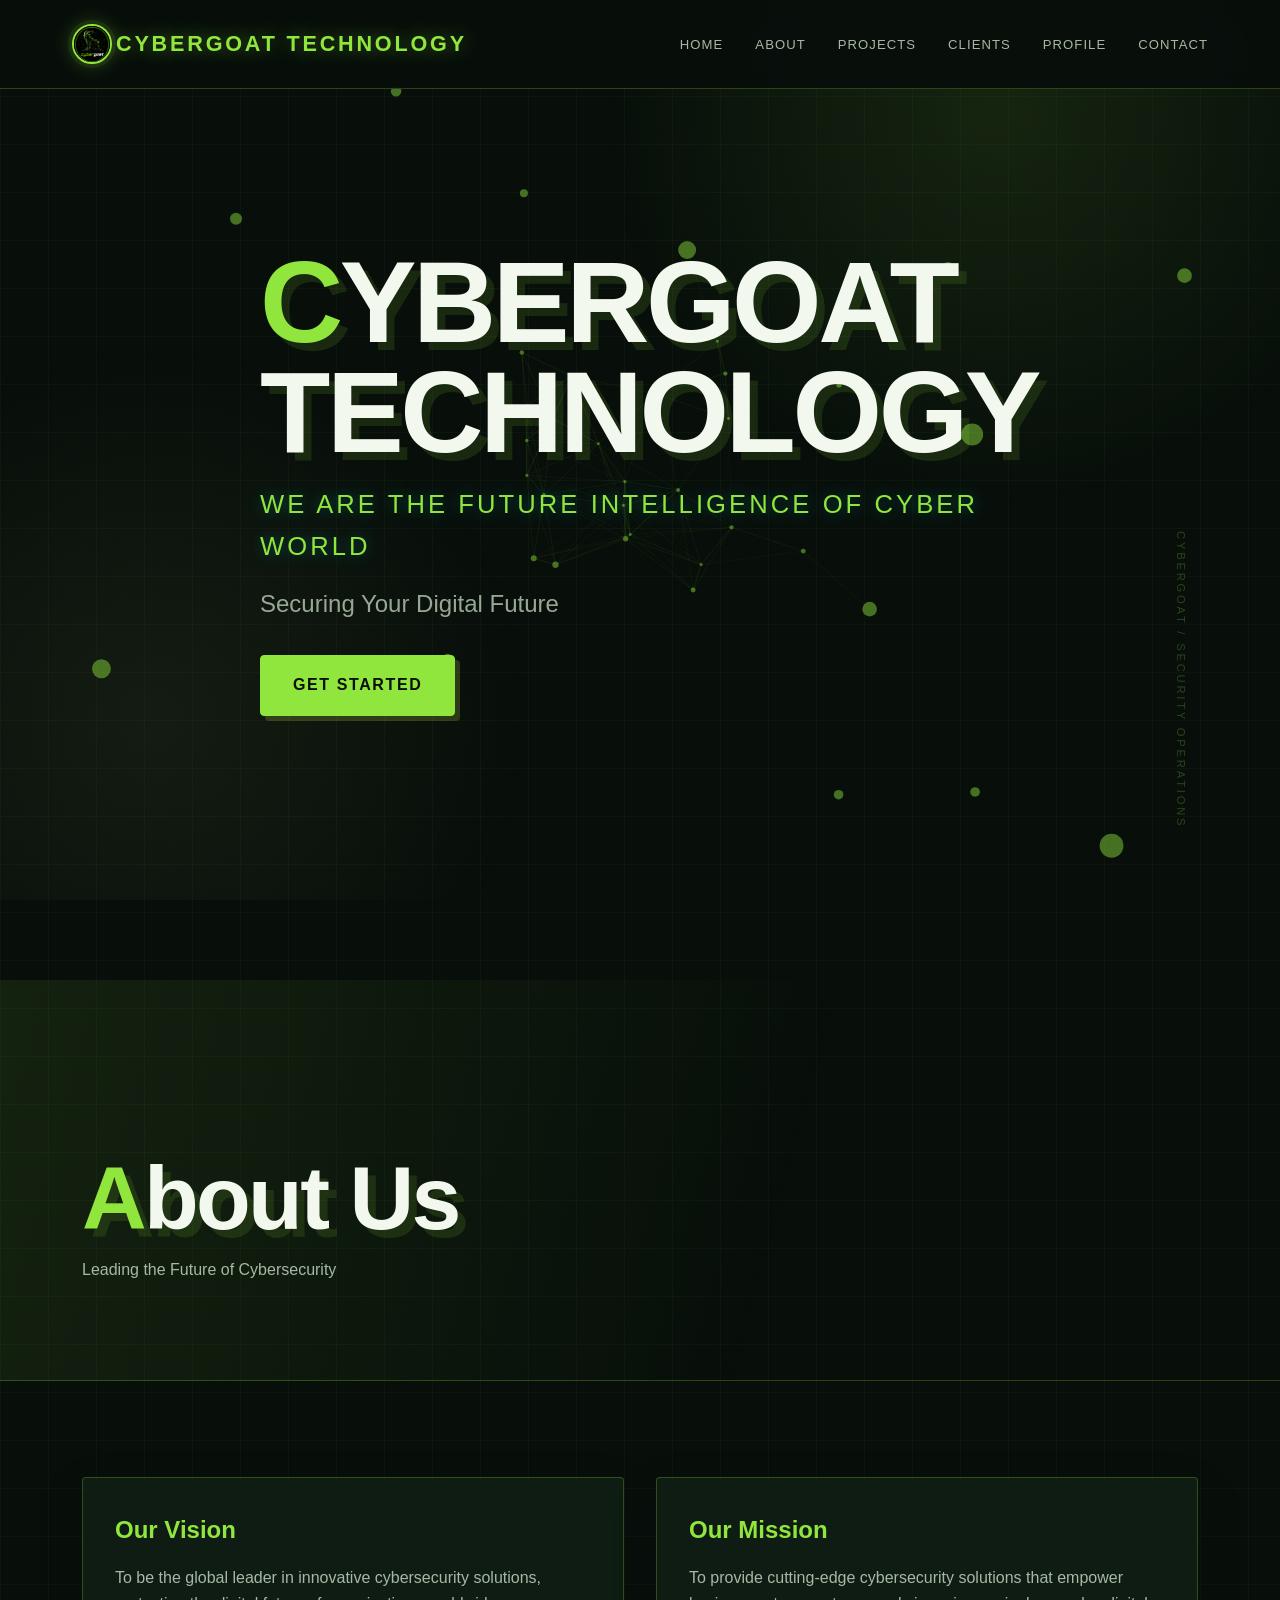
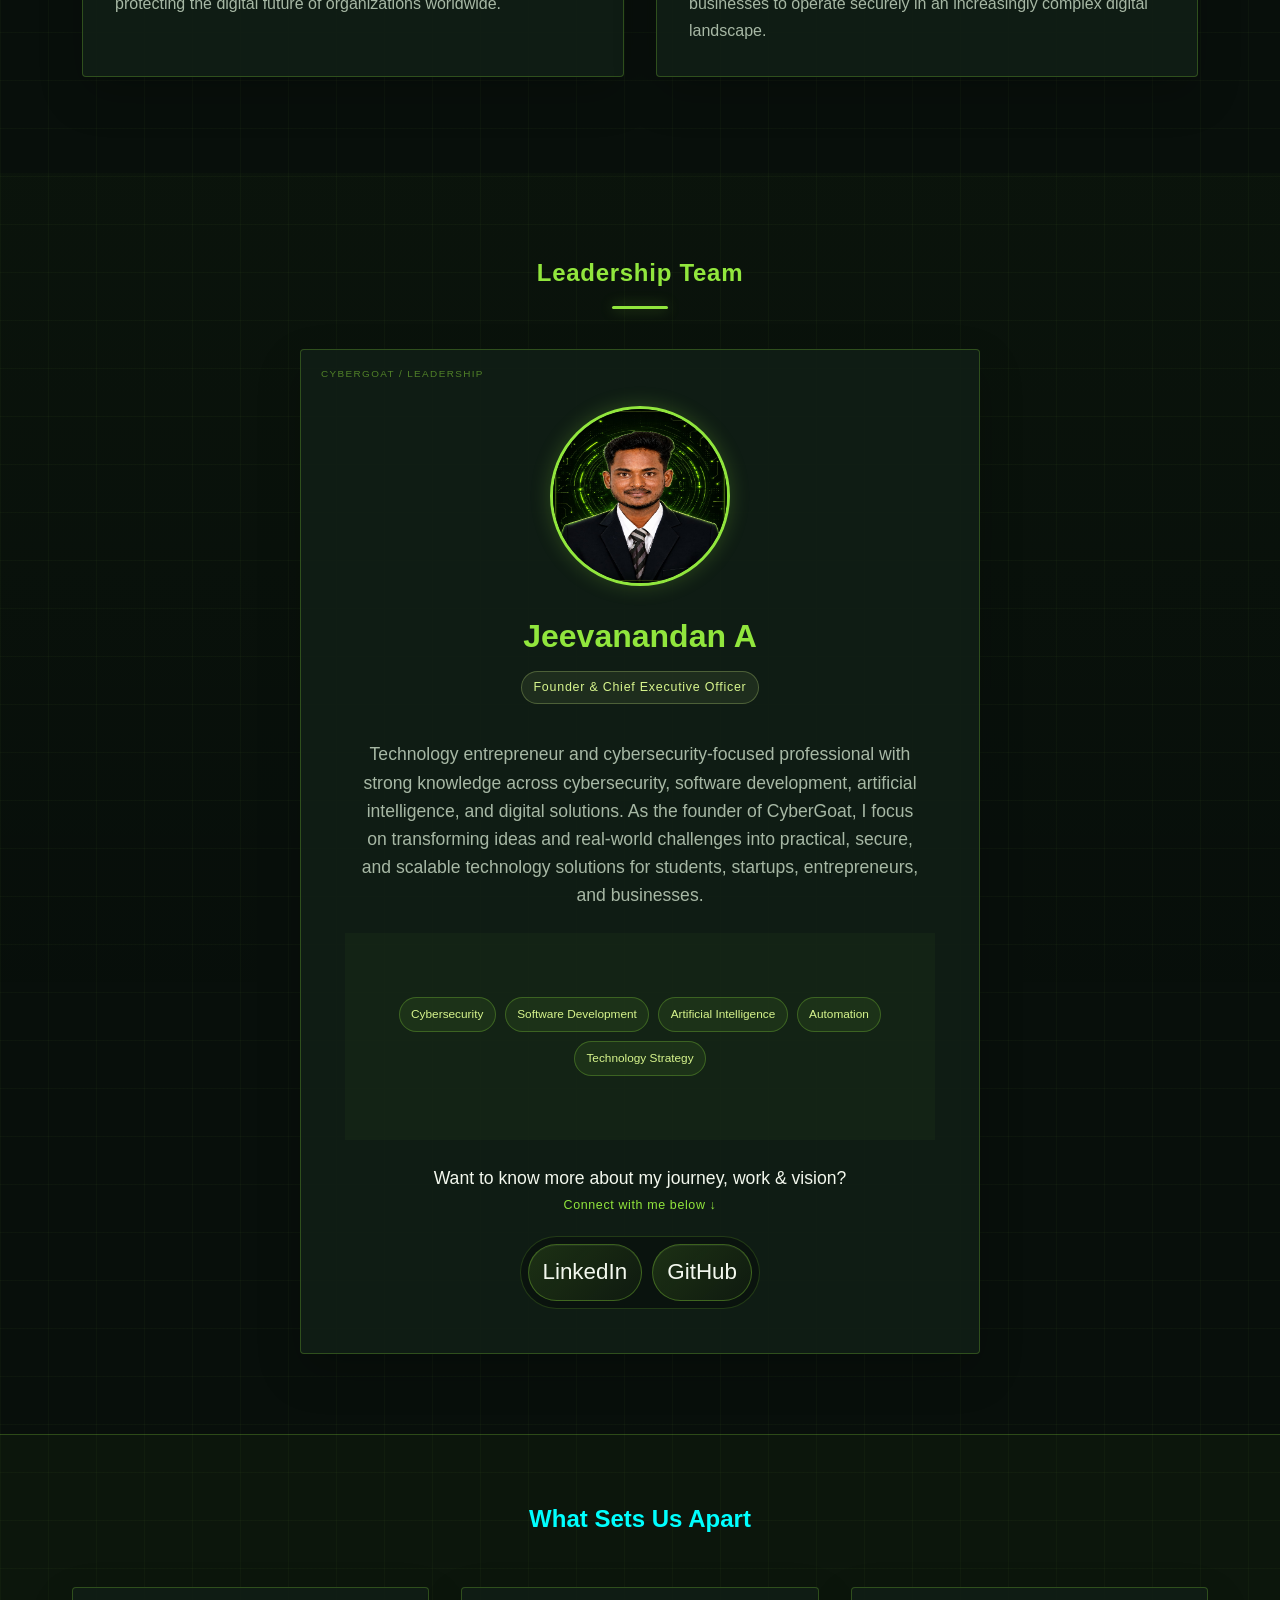
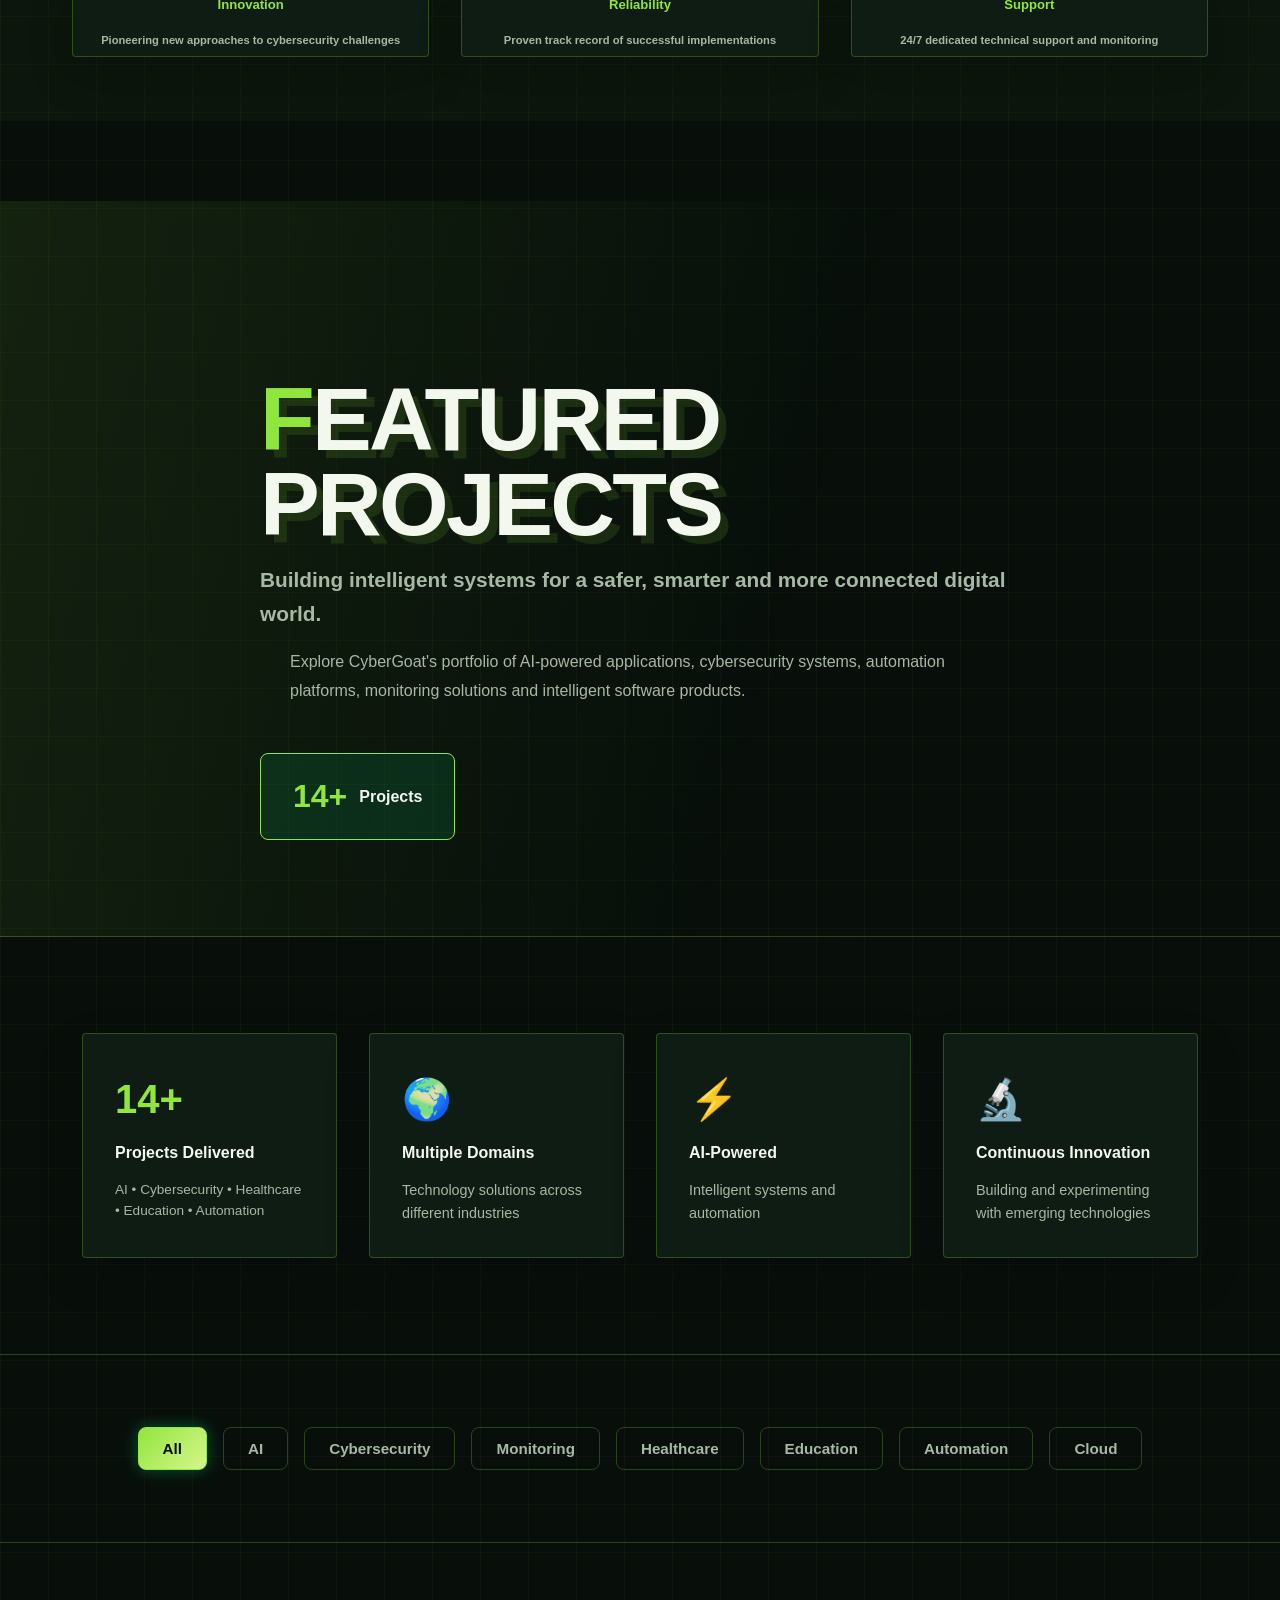
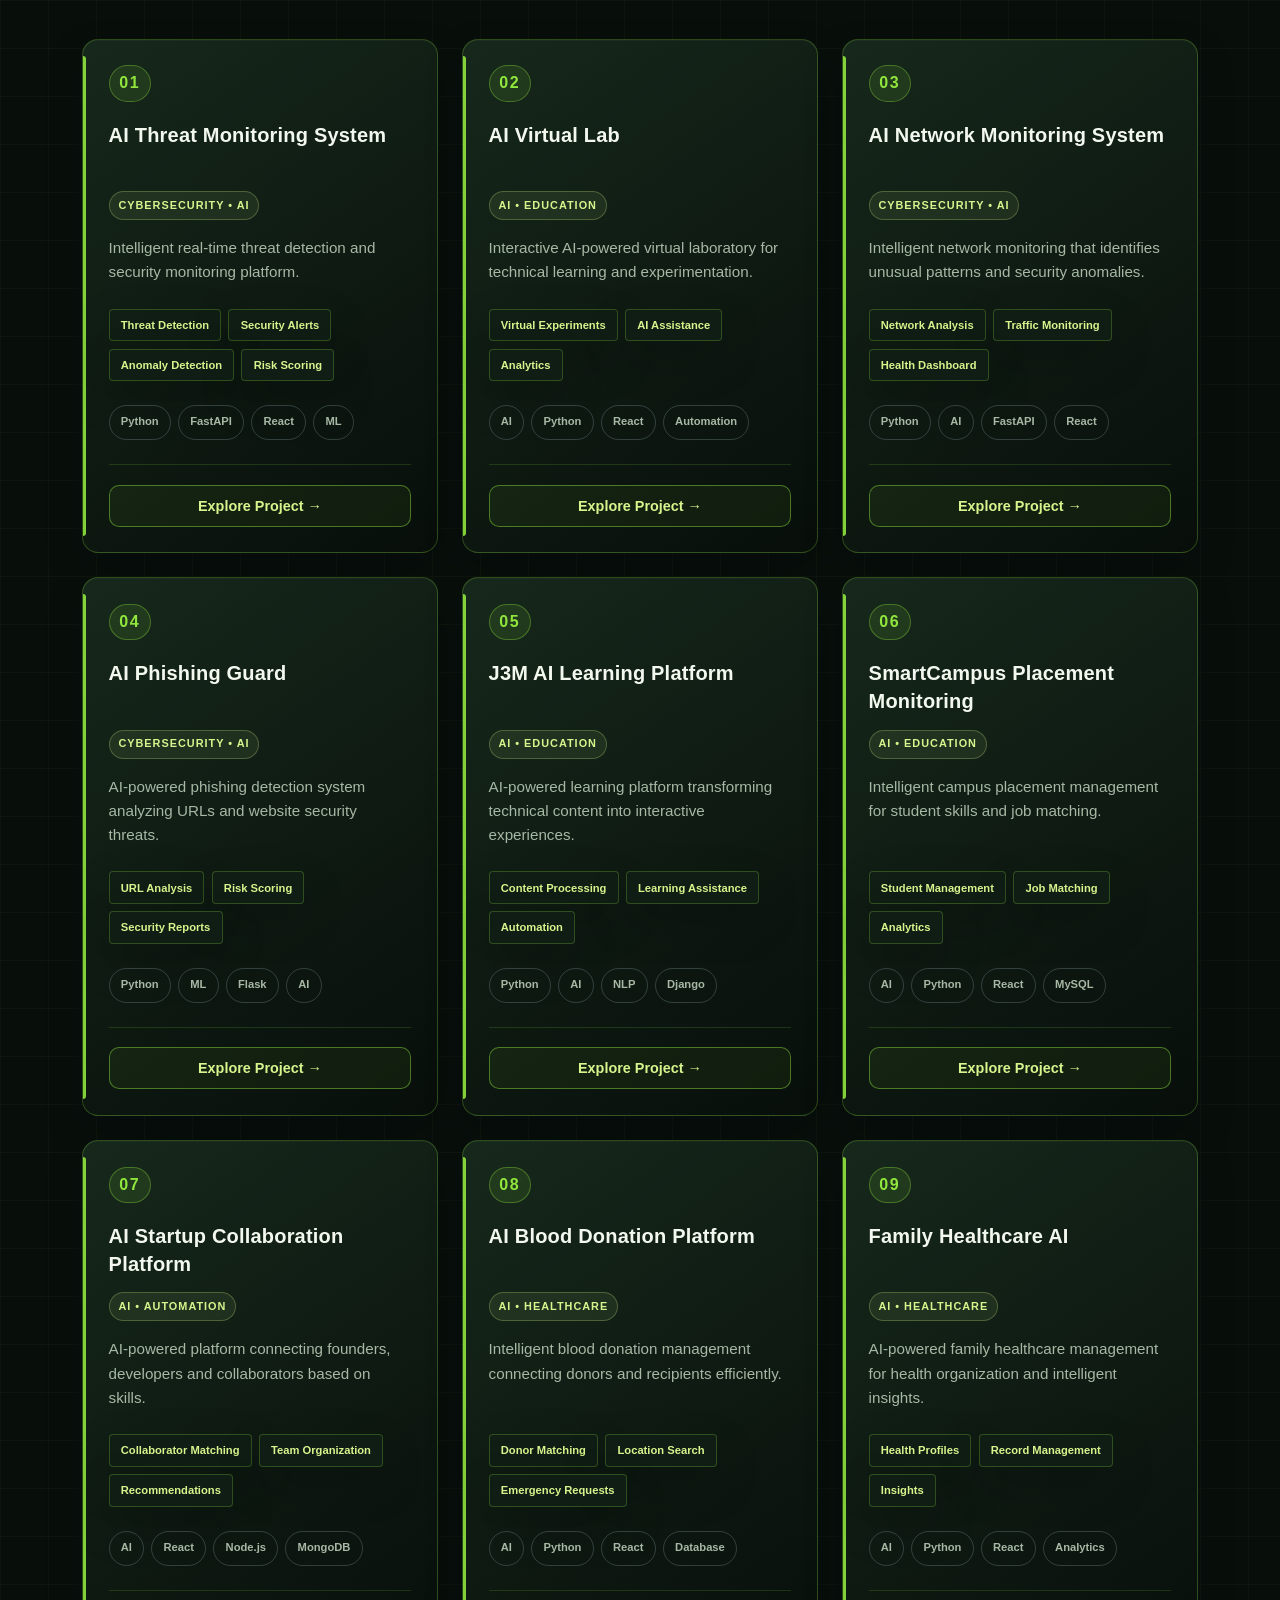
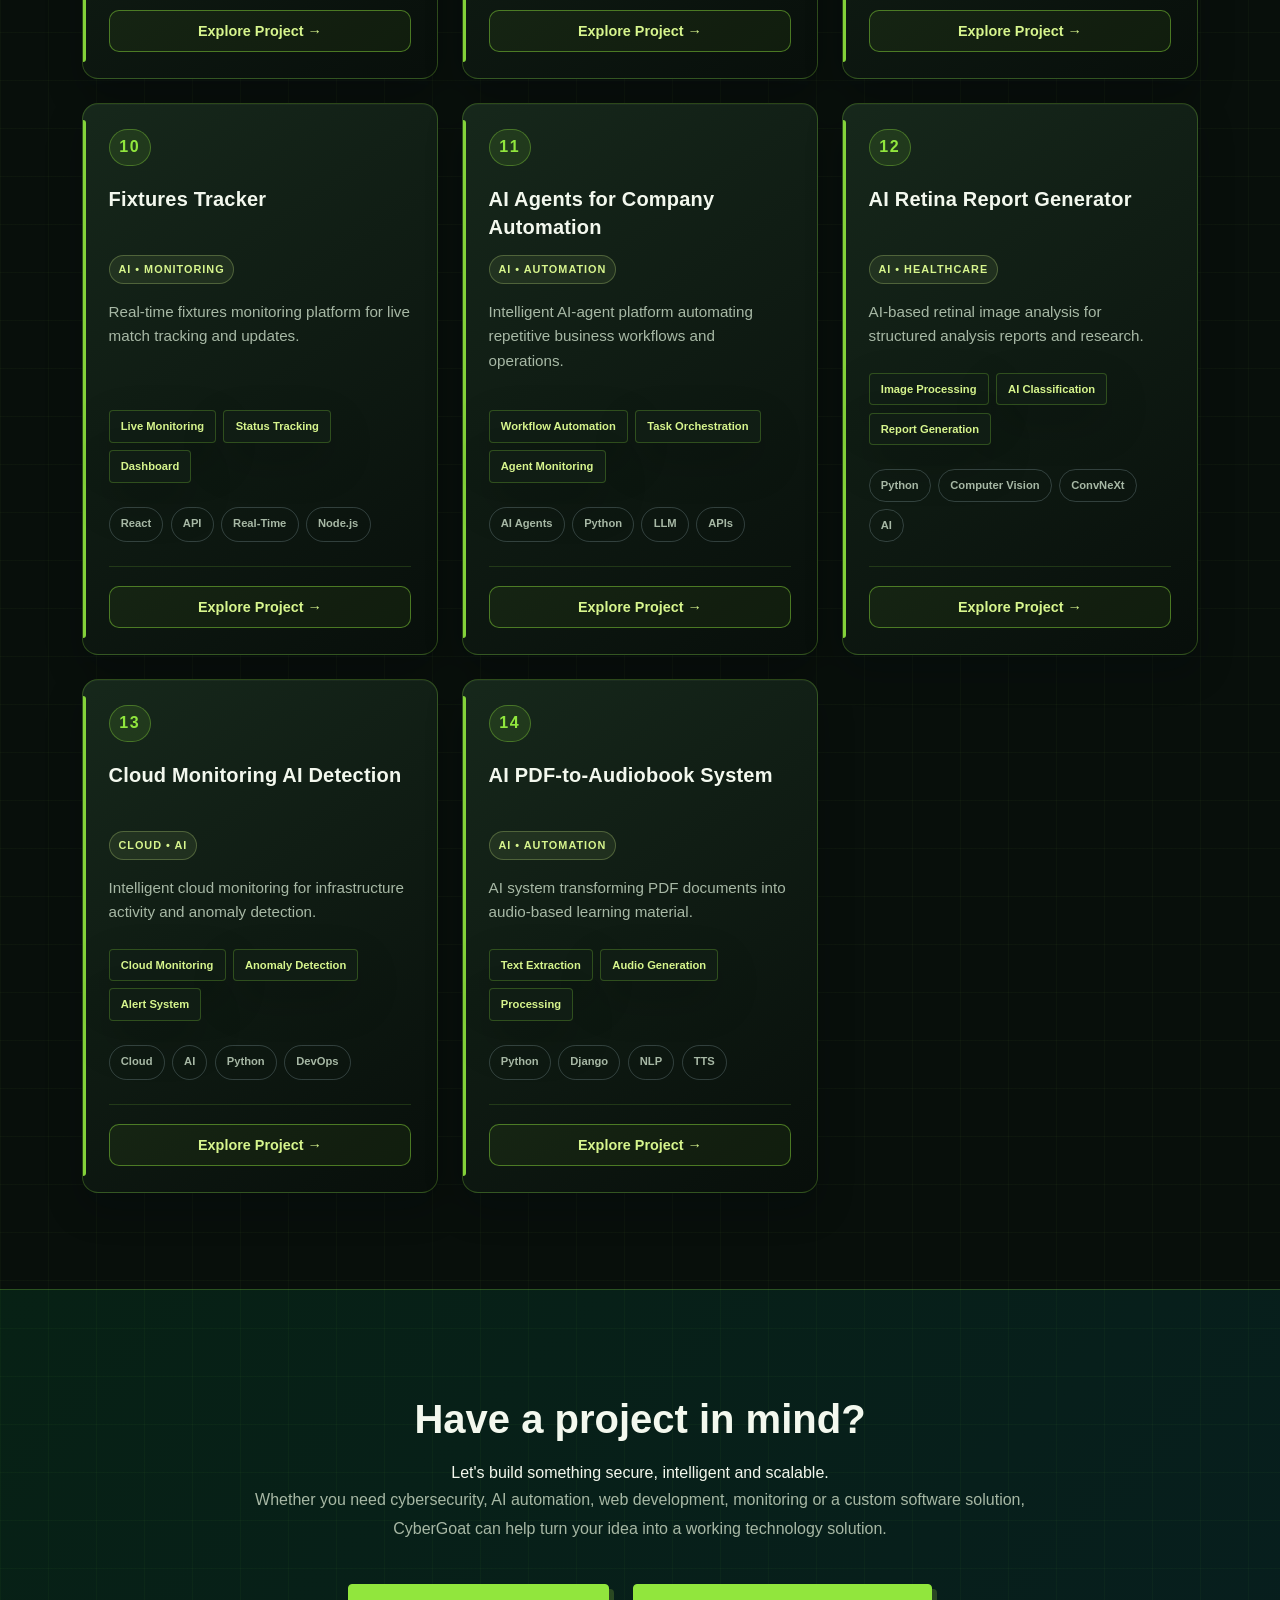
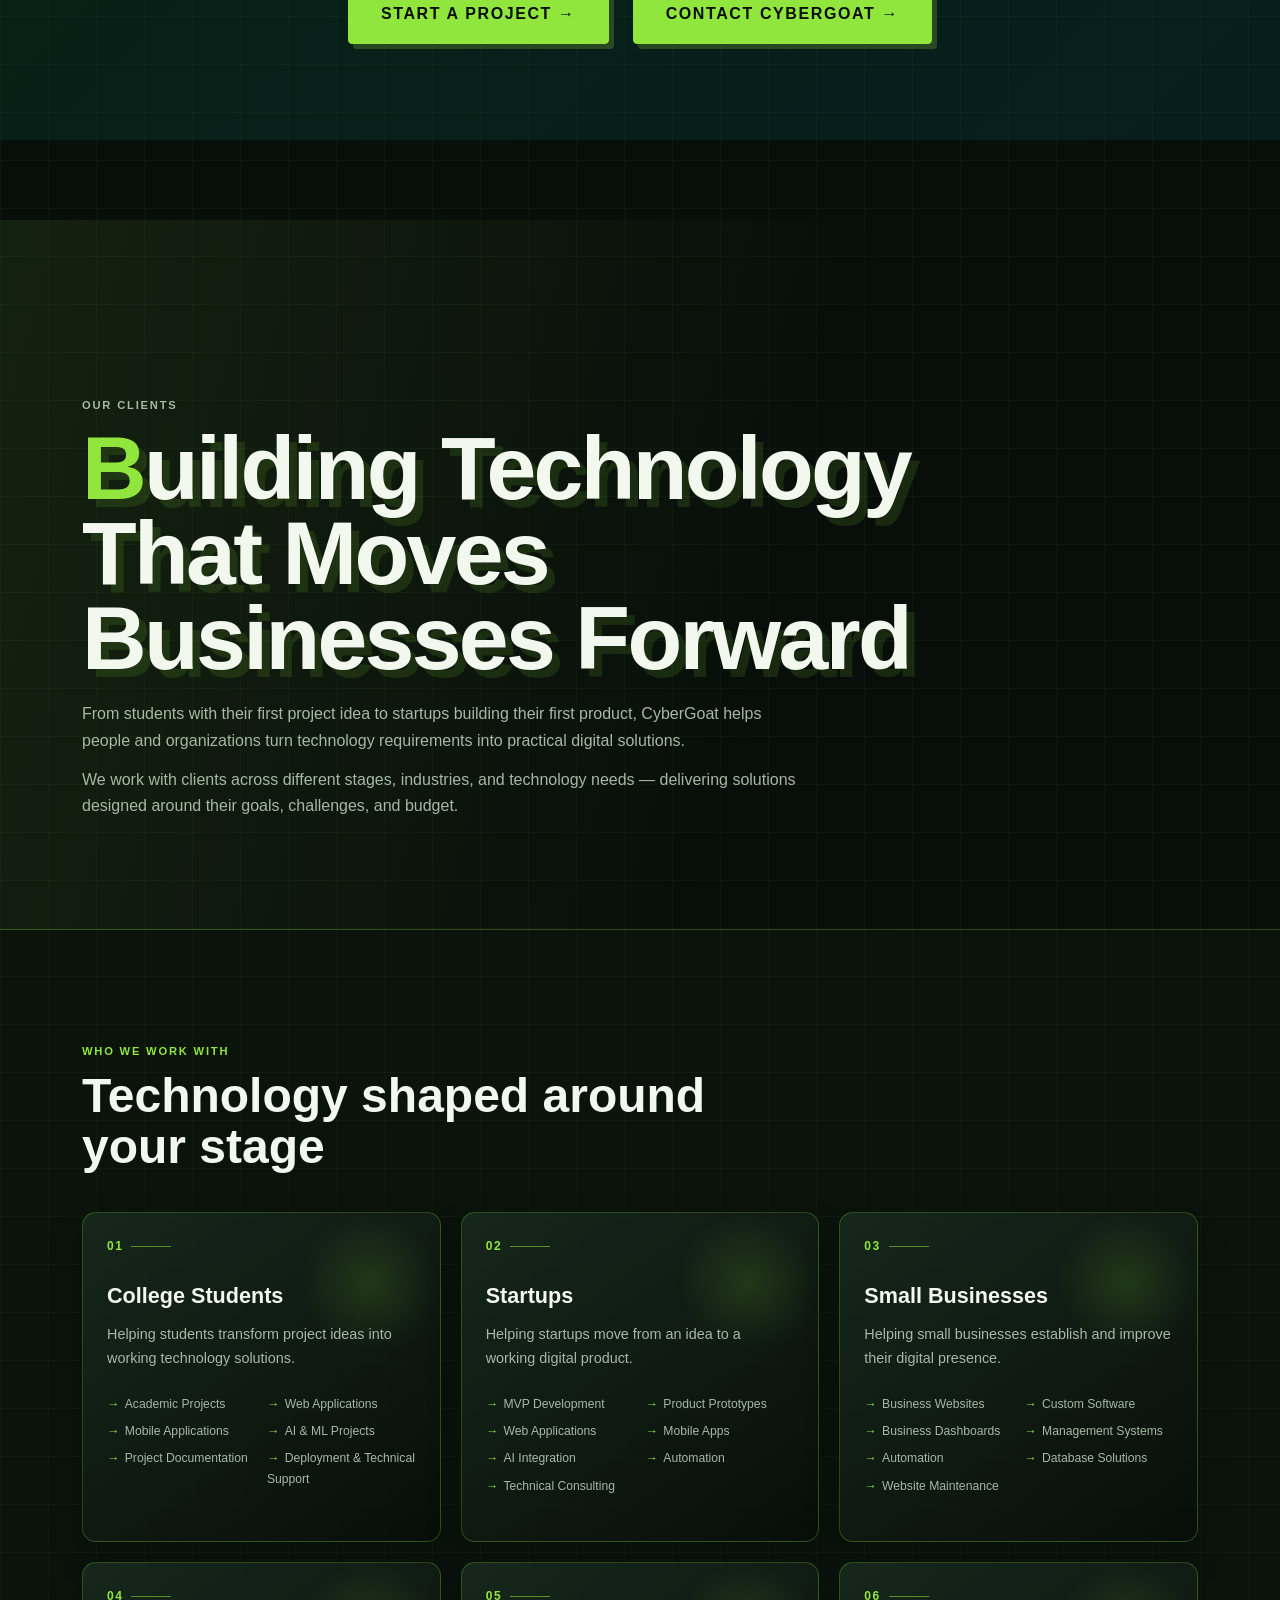
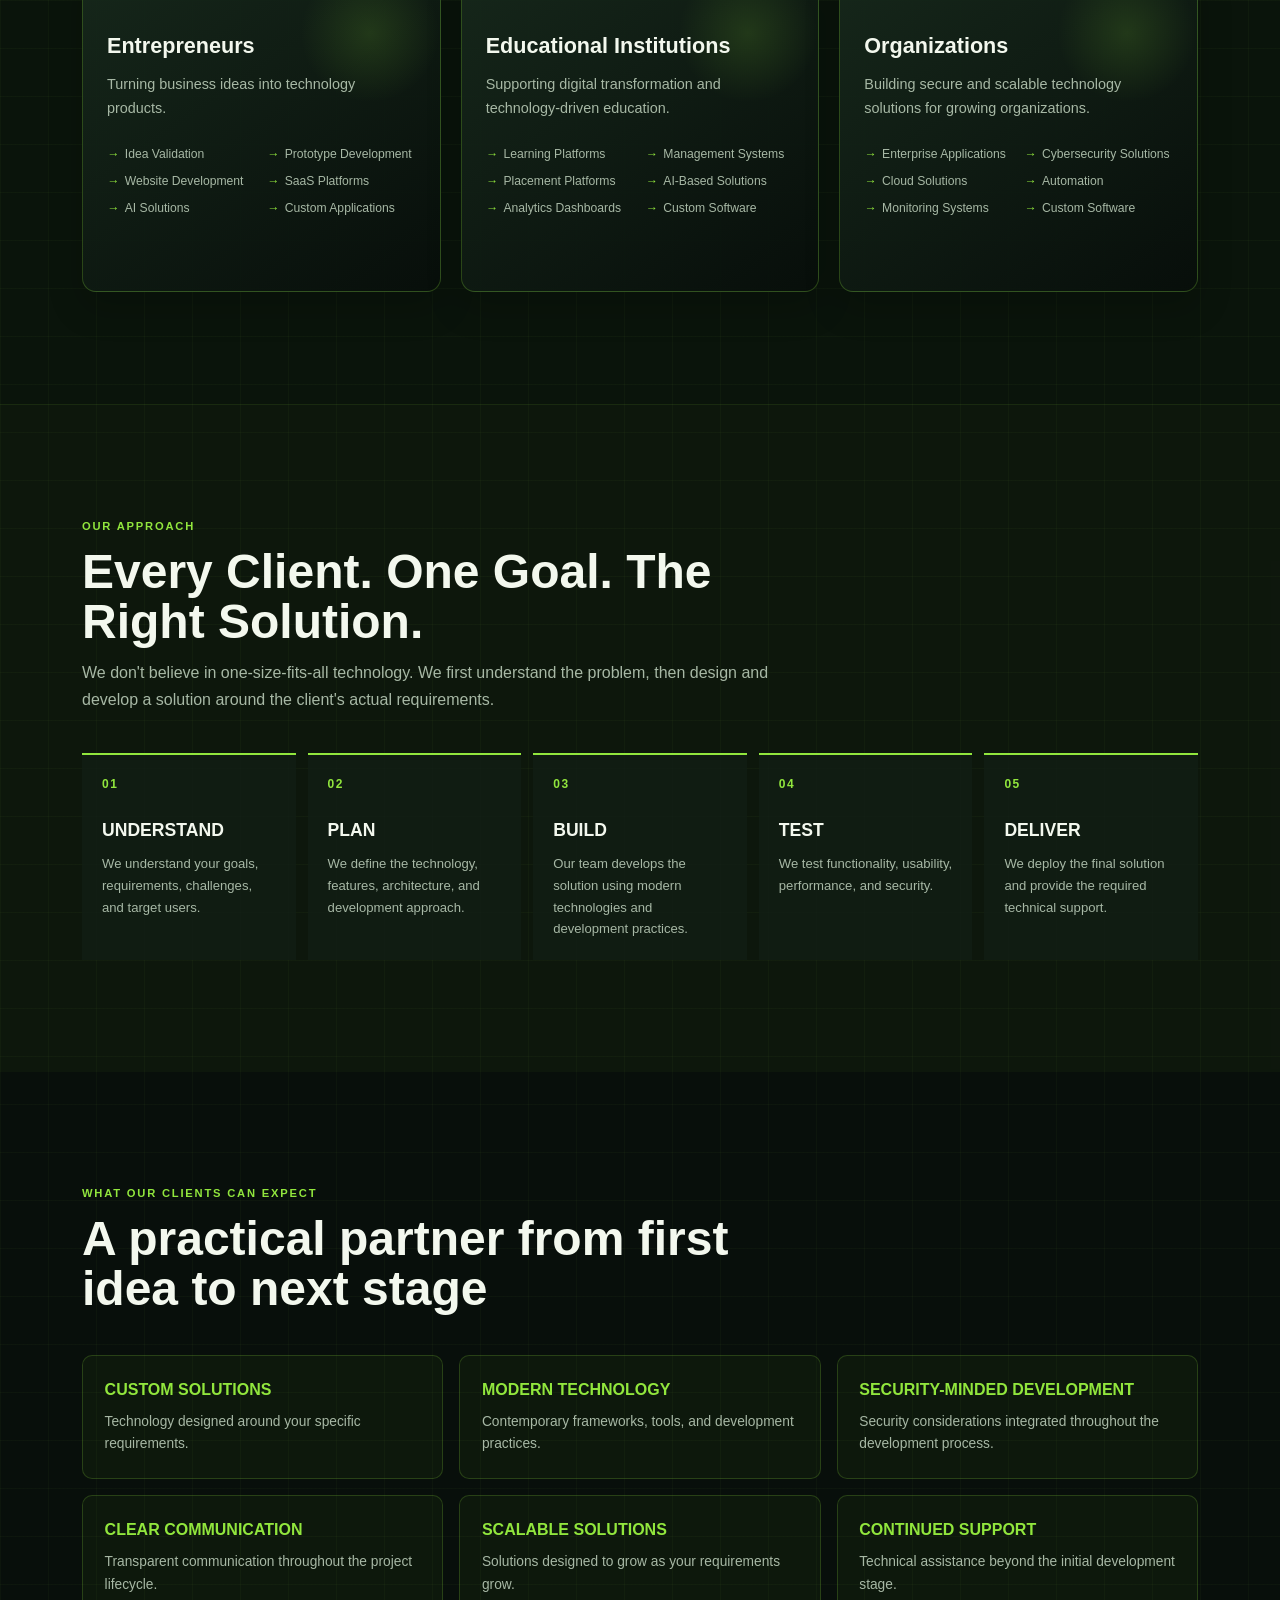
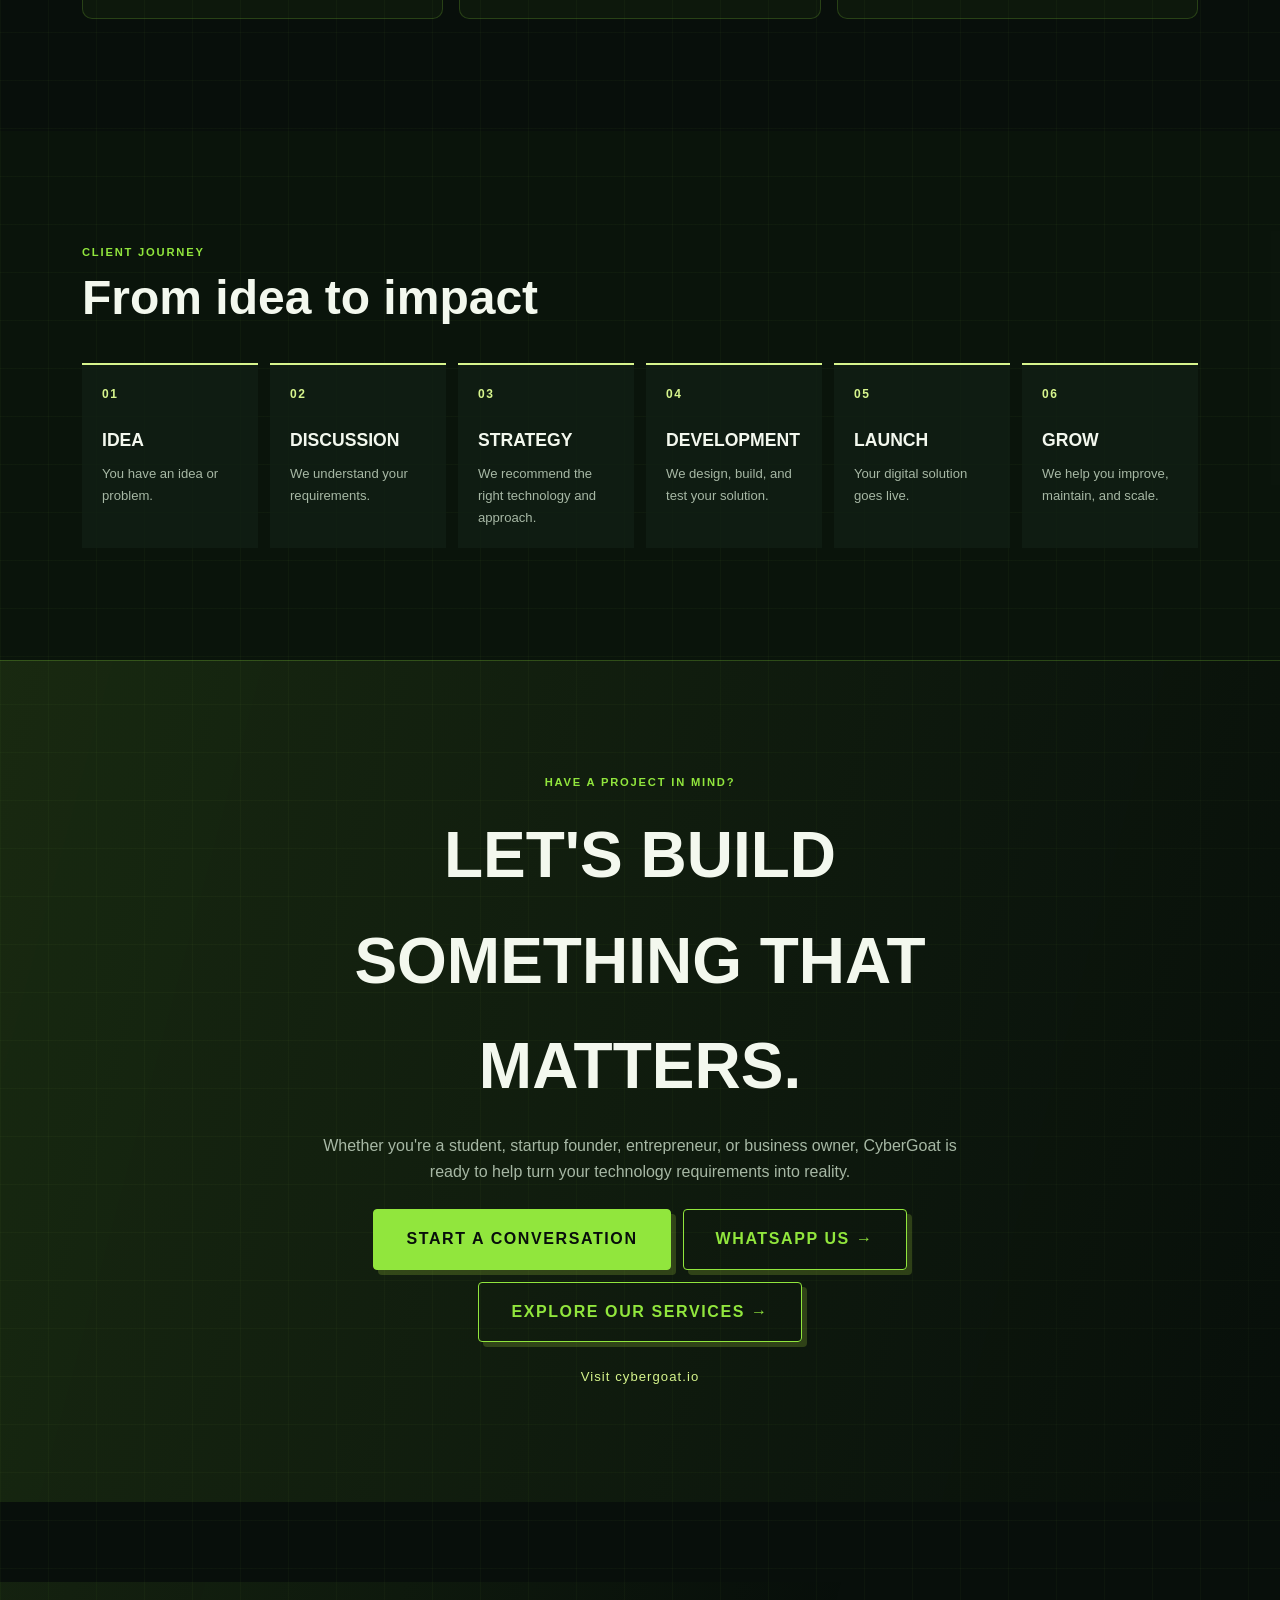
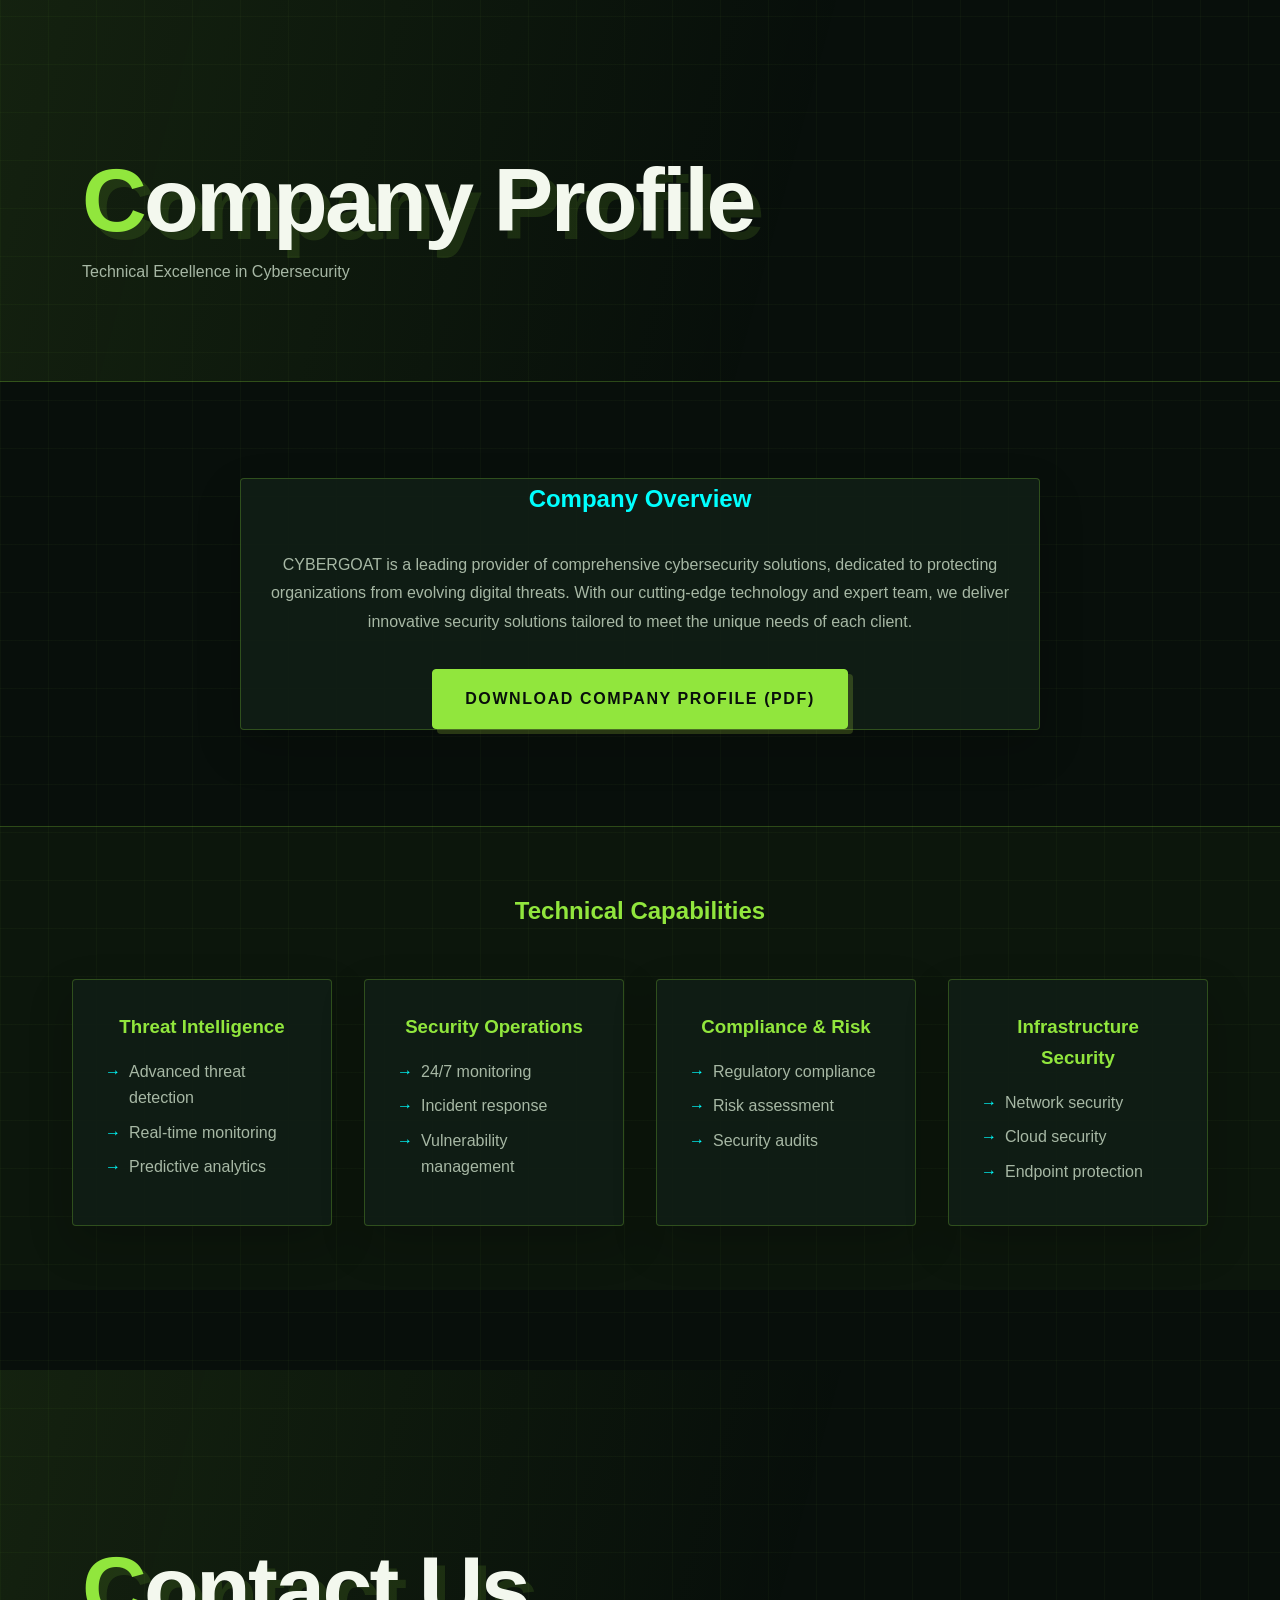
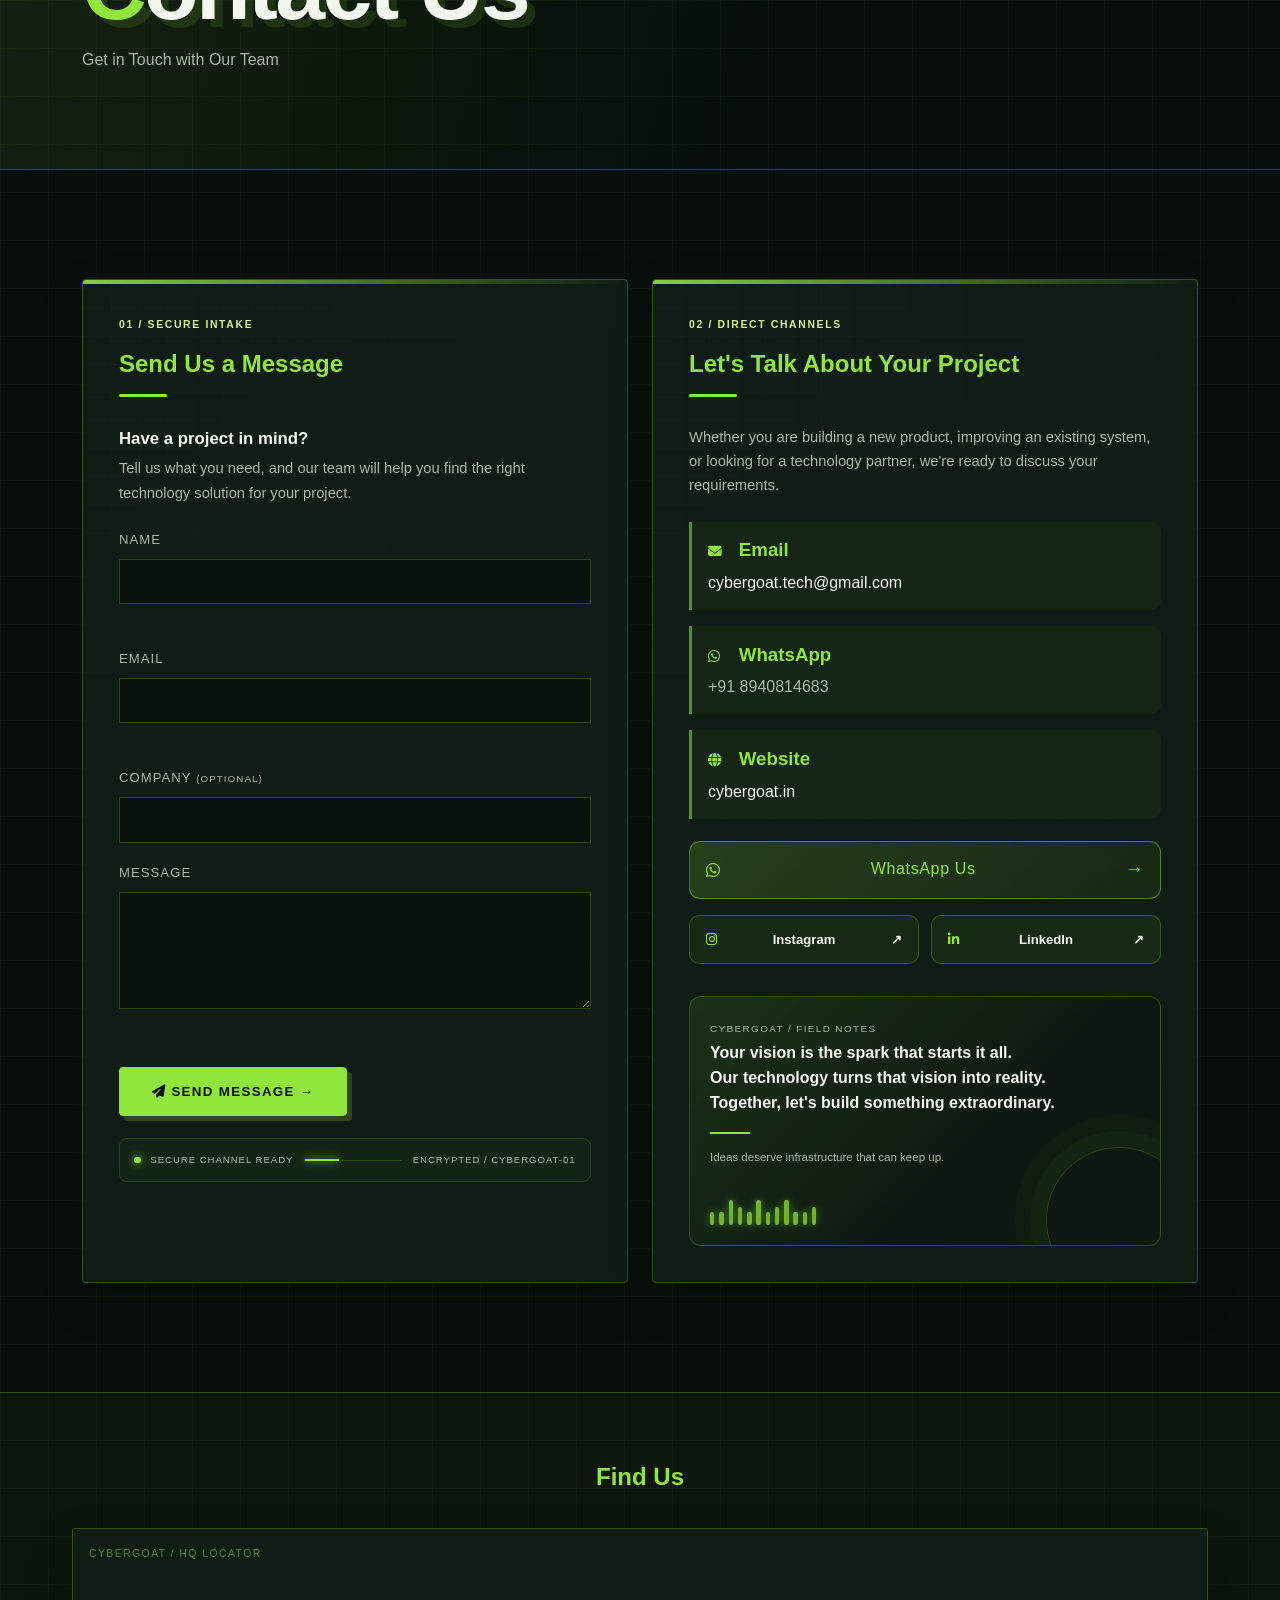
<file: index.html>
<!DOCTYPE html>
<html lang="en">
<head>
    <meta charset="UTF-8">
    <meta name="viewport" content="width=device-width, initial-scale=1.0">
    <title>CYBERGOAT TECHNOLOGY - Cybersecurity Solutions</title>
    <link rel="stylesheet" href="https://cdnjs.cloudflare.com/ajax/libs/font-awesome/6.5.2/css/all.min.css">
    <link rel="stylesheet" href="styles.css">
    <link rel="stylesheet" href="about.css">
    <link rel="stylesheet" href="projects.css">
    <link rel="stylesheet" href="clients.css">
    <link rel="stylesheet" href="profile.css">
    <link rel="stylesheet" href="contact.css">
    <link rel="stylesheet" href="theme.css">
</head>
<body>
    <nav class="navbar">
        <div class="container">
            <div class="logo">
                <a href="#home">
                    <img class="logo-image" src="logo.png" alt="Cybergoat logo">
                    <span class="logo-text">CYBERGOAT TECHNOLOGY</span>
                </a>
            </div>
            <button class="menu-btn" aria-label="Toggle navigation menu">
                <span></span>
                <span></span>
                <span></span>
            </button>
            <ul class="nav-links">
                <li><a href="#home">Home</a></li>
                <li><a href="#about">About</a></li>
                <li><a href="#projects">Projects</a></li>
                <li><a href="#clients">Clients</a></li>
                <li><a href="#profile">Profile</a></li>
                <li><a href="#contact">Contact</a></li>
            </ul>
        </div>
    </nav>

    <main>
        <section class="hero" id="home">
            <div class="hero-content">
                <h1>CYBERGOAT TECHNOLOGY </h1>
                <p class="tagline">We are the future intelligence of cyber world</p>
                <p class="subtitle">Securing Your Digital Future</p>
                <a href="#contact" class="cta-btn">Get Started</a>
            </div>
        </section>
        <div id="page-sections" aria-live="polite"></div>
    </main>
    
    <script src="script.js"></script>
</body>
</html>
</file>
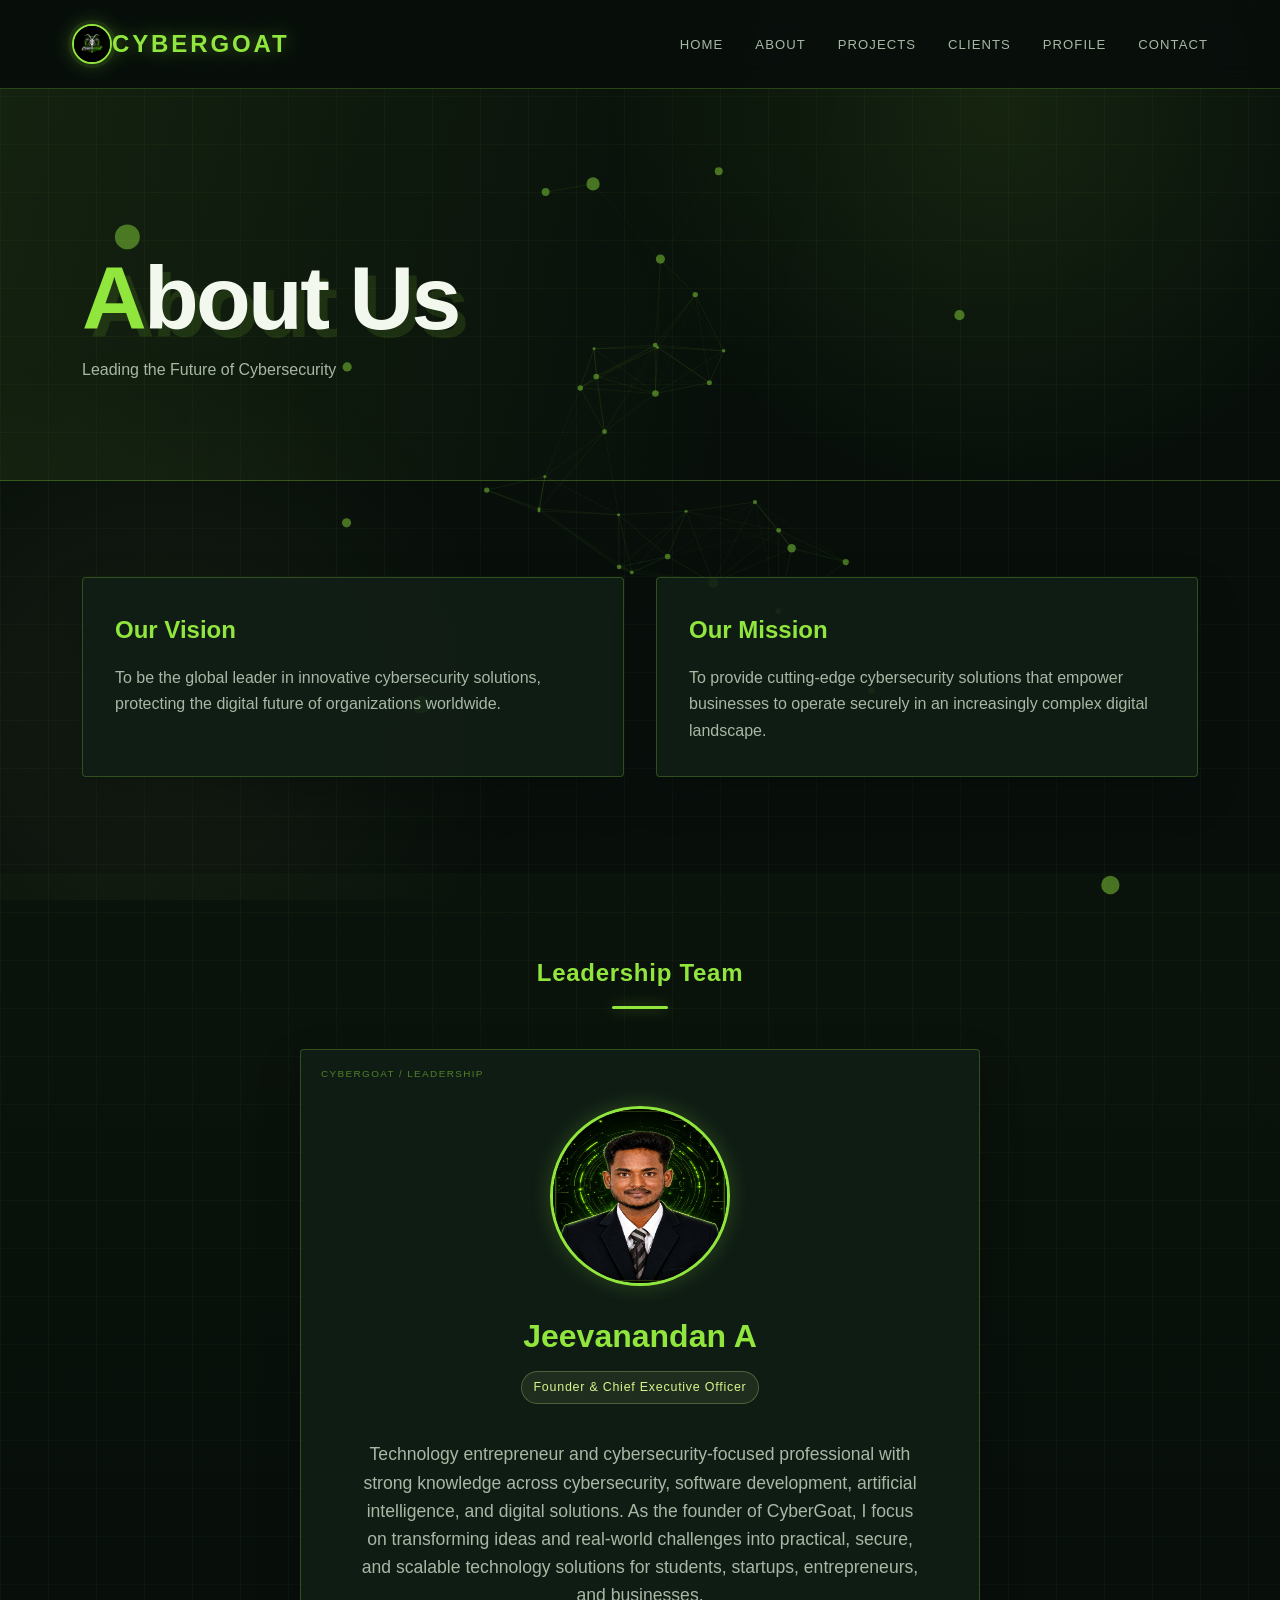
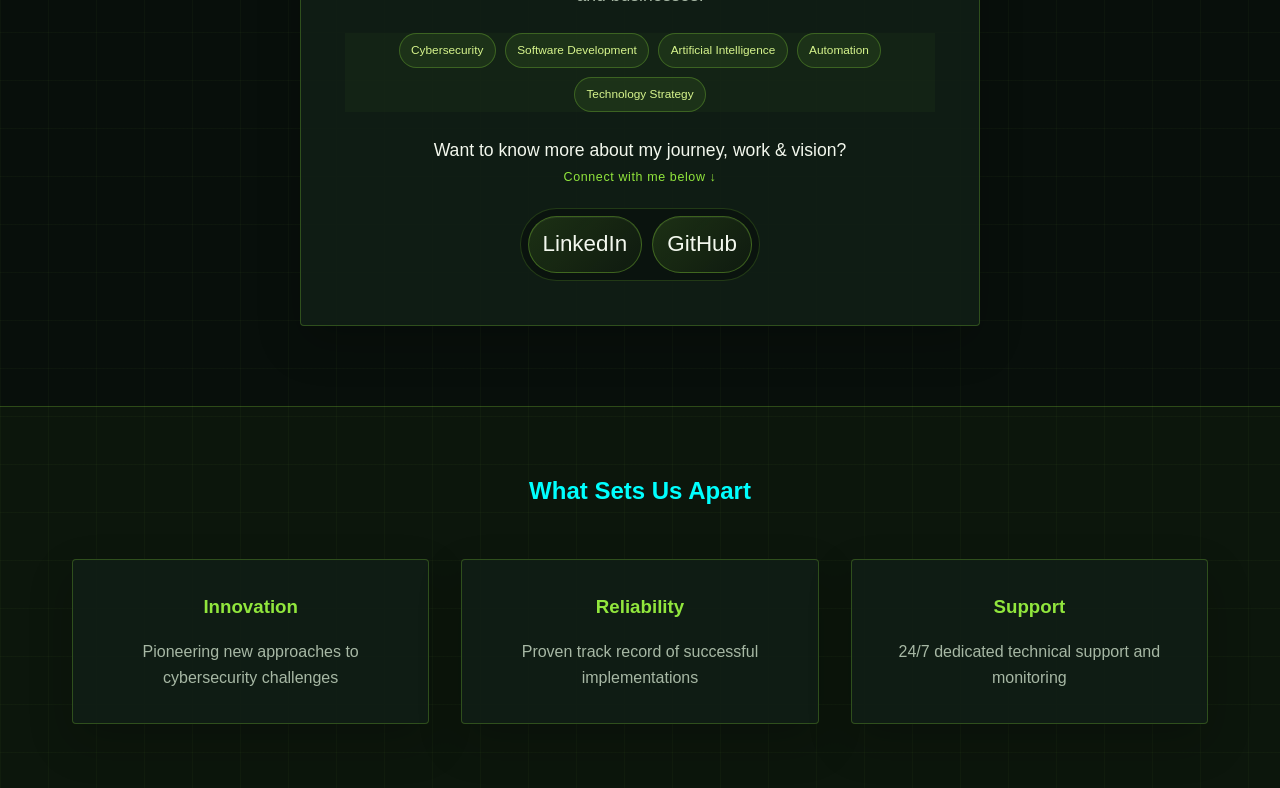
<file: about.html>
<!DOCTYPE html>
<html lang="en">
<head>
    <meta charset="UTF-8">
    <meta name="viewport" content="width=device-width, initial-scale=1.0">
    <title>About - CYBERGOAT</title>
    <link rel="stylesheet" href="styles.css">
    <link rel="stylesheet" href="about.css">
    <link rel="stylesheet" href="theme.css">
</head>
<body>
    <nav class="navbar">
        <div class="container">
            <a href="index.html" class="logo"><img class="logo-image" src="logo.jpeg" alt="Cybergoat logo"><span class="logo-text">CYBERGOAT</span></a>
            <button class="menu-btn" aria-label="Toggle navigation menu">
                <span></span>
                <span></span>
                <span></span>
            </button>
            <ul class="nav-links">
                <li><a href="index.html">Home</a></li>
                <li><a href="about.html">About</a></li>
                <li><a href="projects.html">Projects</a></li>
                <li><a href="clients.html">Clients</a></li>
                <li><a href="profile.html">Profile</a></li>
                <li><a href="contact.html">Contact</a></li>
            </ul>
        </div>
    </nav>

    <main class="about-page">
        <section class="about-hero">
            <div class="container">
                <h1>About Us</h1>
                <p>Leading the Future of Cybersecurity</p>
            </div>
        </section>

        <section class="vision-mission">
            <div class="container">
                <div class="card">
                    <h2>Our Vision</h2>
                    <p>To be the global leader in innovative cybersecurity solutions, protecting the digital future of organizations worldwide.</p>
                </div>
                <div class="card">
                    <h2>Our Mission</h2>
                    <p>To provide cutting-edge cybersecurity solutions that empower businesses to operate securely in an increasingly complex digital landscape.</p>
                </div>
            </div>
        </section>

        <section class="team">
            <h2>Leadership Team</h2>
            <div class="team-grid">
                <div class="team-member">
                    <div class="member-image">
                        <img src="ceo2.jpeg" alt="Jeevanandan A - CEO">
                    </div>
                    <h3>Jeevanandan A</h3>

<p class="position">Founder & Chief Executive Officer</p>

<p class="bio">
Technology entrepreneur and cybersecurity-focused professional with strong knowledge across cybersecurity, software development, artificial intelligence, and digital solutions. As the founder of CyberGoat, I focus on transforming ideas and real-world challenges into practical, secure, and scalable technology solutions for students, startups, entrepreneurs, and businesses.
</p>

<div class="expertise">
    <span>Cybersecurity</span>
    <span>Software Development</span>
    <span>Artificial Intelligence</span>
    <span>Automation</span>
    <span>Technology Strategy</span>
</div>
<p class="profile-cta">Want to know more about my journey, work & vision? <span>Connect with me below ↓</span></p>


<div class="social-links">
    <a href="https://www.linkedin.com/in/jeevanandan-a/" target="_blank" class="social-link">LinkedIn</a>
    <a href="https://github.com/JeevanandanA" class="social-link">GitHub</a>
</div>

                </div>
                <!--<div class="team-member">
                    <div class="member-image">
                        <img src="images/cto.jpg" alt="Sarah Johnson - CTO">
                    </div>
                    <h3>Sarah Johnson</h3>
                    <p class="position">Chief Technology Officer</p>
                    <p class="bio">Expert in advanced security systems and digital transformation strategies.</p>
                    <div class="social-links">
                        <a href="#" class="social-link">LinkedIn</a>
                        <a href="#" class="social-link">Twitter</a>
                    </div>
                </div>
                <div class="team-member">
                    <div class="member-image">
                        <img src="images/security-head.jpg" alt="Michael Chen - Head of Security">
                    </div>
                    <h3>Michael Chen</h3>
                    <p class="position">Head of Security Operations</p>
                    <p class="bio">Former government security specialist with expertise in threat intelligence.</p>
                    <div class="social-links">
                        <a href="#" class="social-link">LinkedIn</a>
                        <a h</a>ref="#" class="social-link">Twitter</a>
                    </div>-->
                </div>
            </div>
        </section>

        <section class="differentiators">
            <h2>What Sets Us Apart</h2>
            <div class="features-grid">
                <div class="feature">
                    <h3>Innovation</h3>
                    <p>Pioneering new approaches to cybersecurity challenges</p>
                </div>
            <!--    <div class="feature">
                    <h3>Expertise</h3>
                    <p>Deep technical knowledge and industry experience</p>
                </div>-->
                <div class="feature">
                    <h3>Reliability</h3>
                    <p>Proven track record of successful implementations</p>
                </div>
                <div class="feature">
                    <h3>Support</h3>
                    <p>24/7 dedicated technical support and monitoring</p>
                </div>
            </div>
        </section>
    </main>

    <script src="script.js"></script>
</body>
</html>
</file>
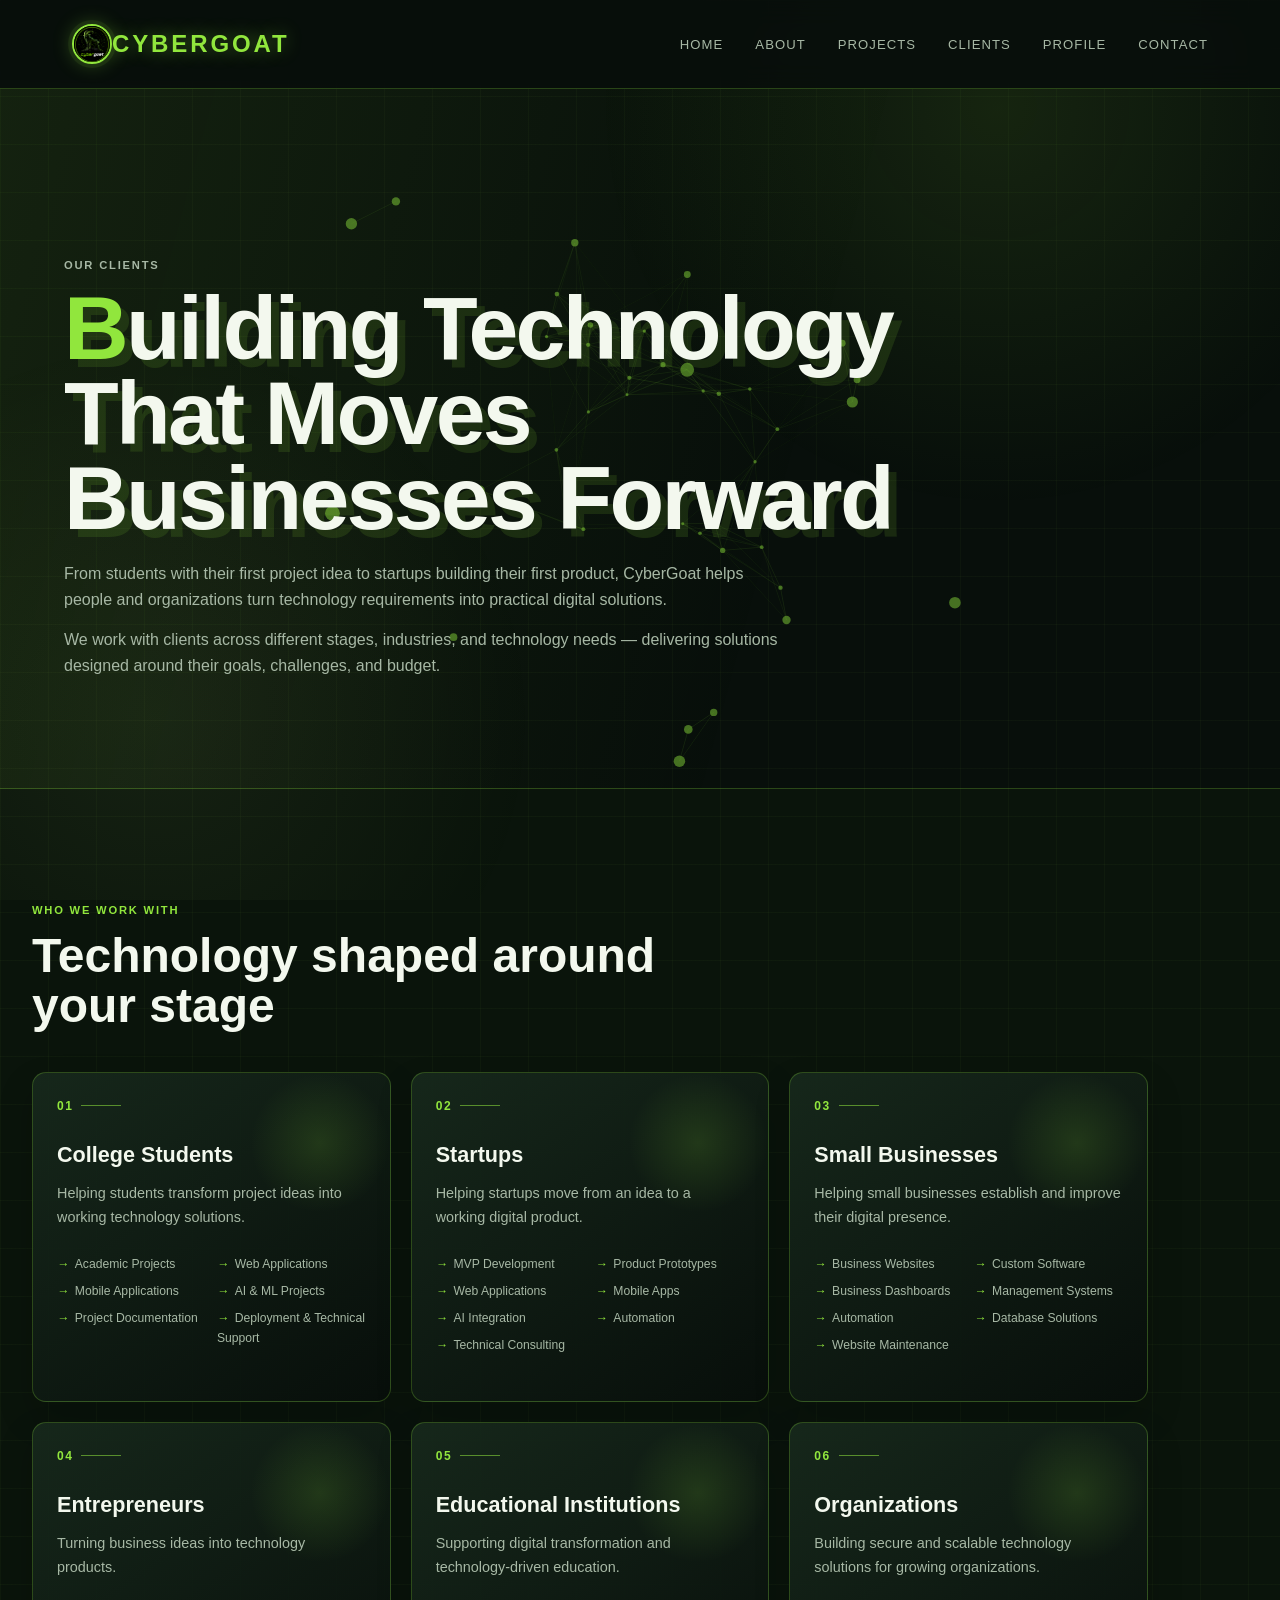
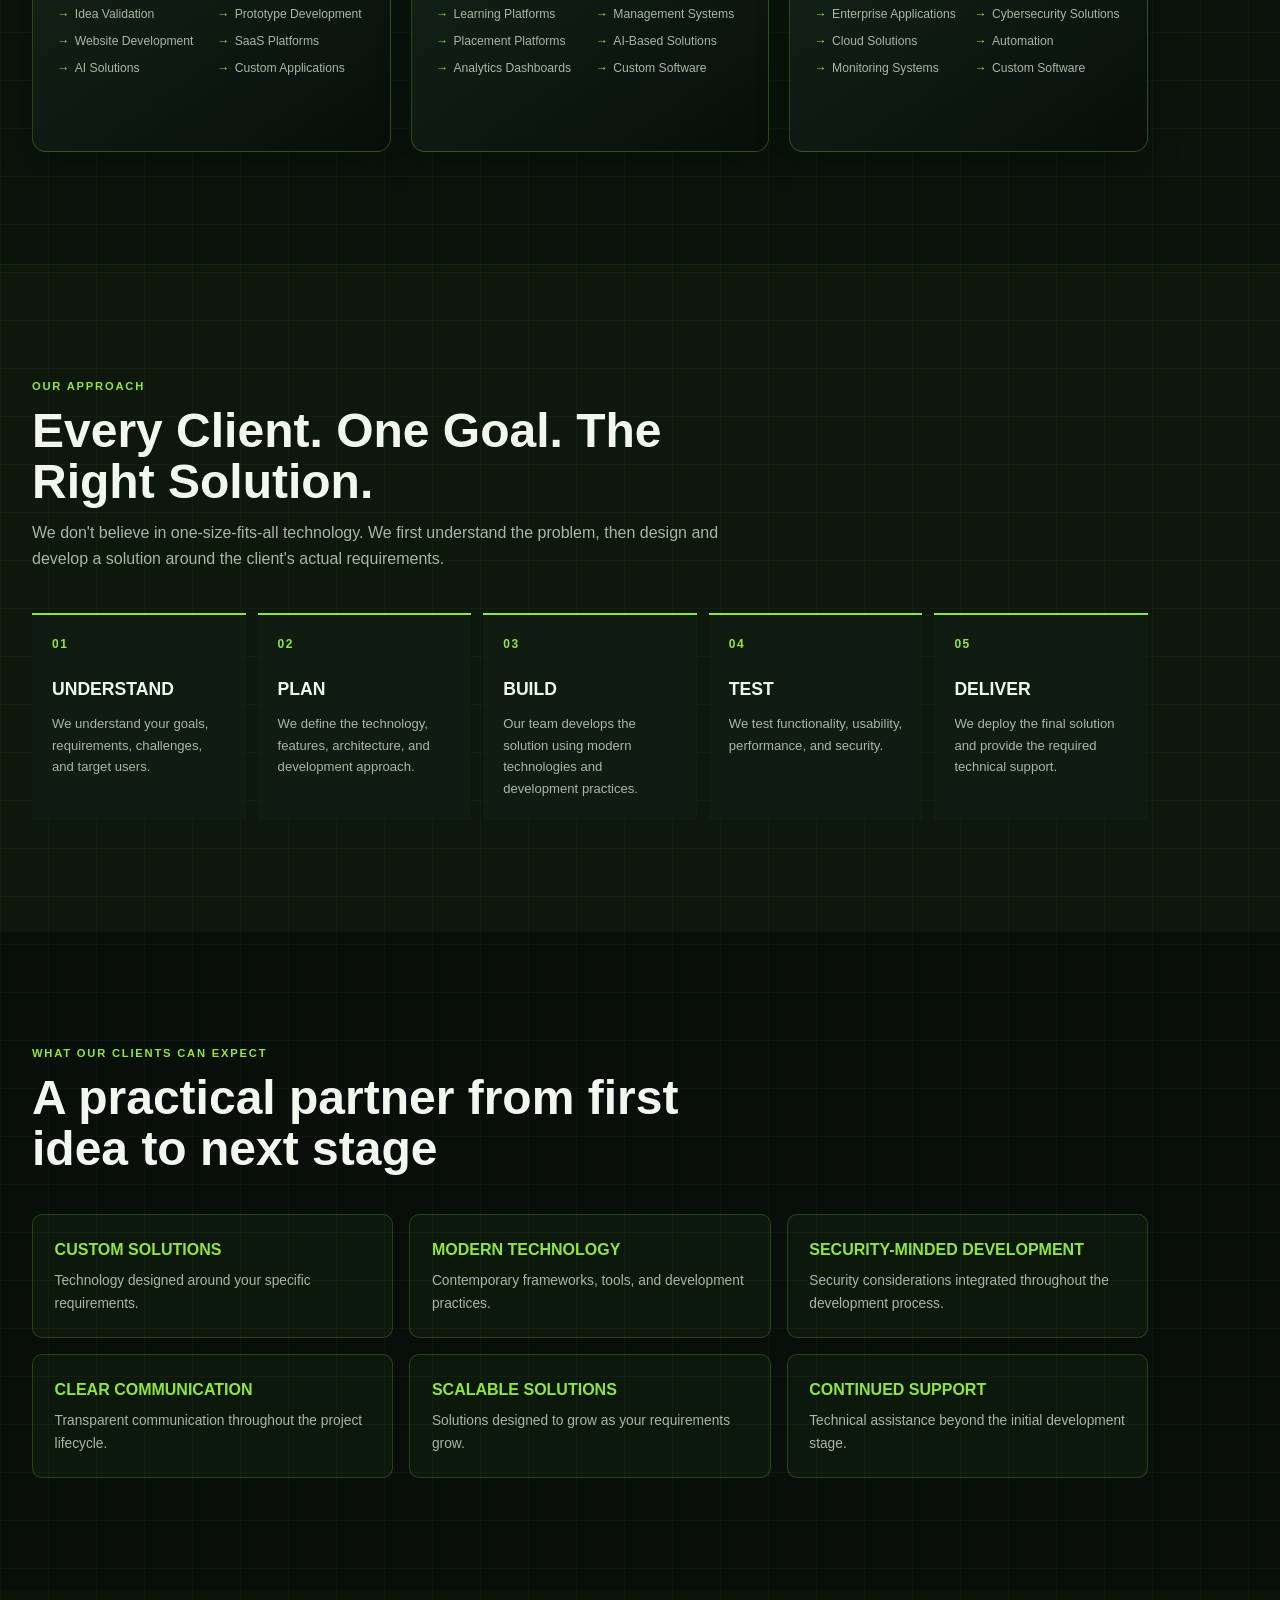
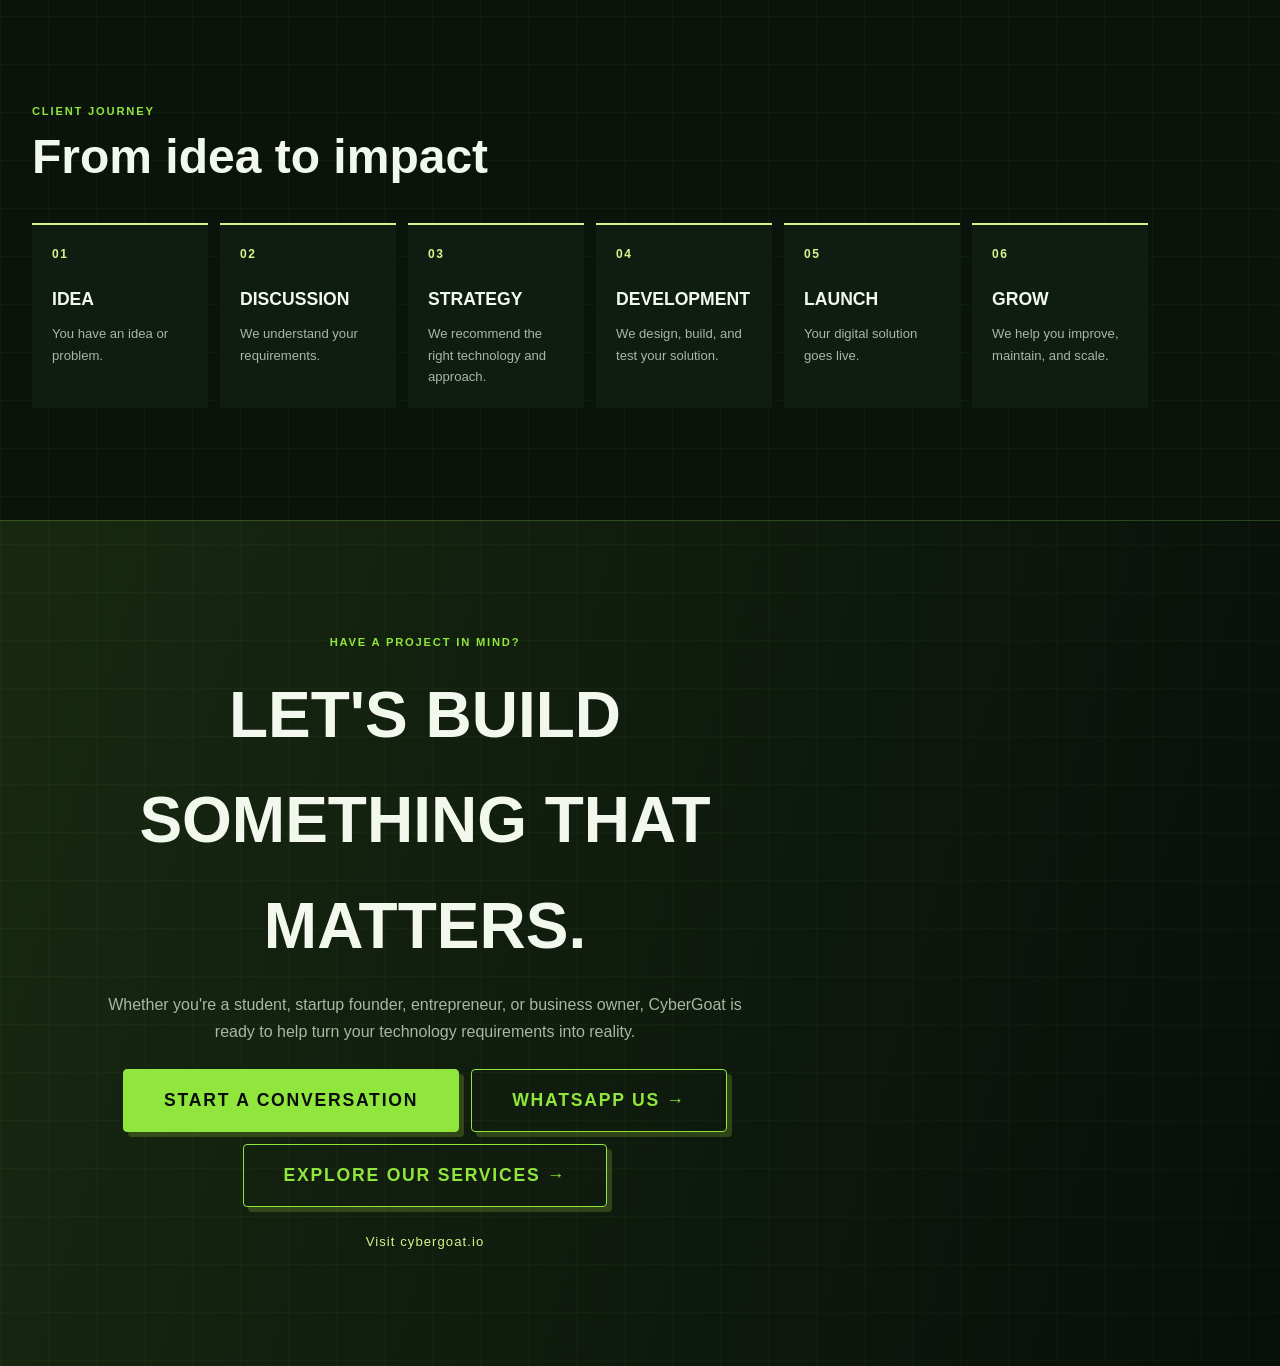
<file: clients.html>
<!DOCTYPE html>
<html lang="en">
<head>
    <meta charset="UTF-8">
    <meta name="viewport" content="width=device-width, initial-scale=1.0">
    <title>Clients - CYBERGOAT</title>
    <link rel="stylesheet" href="styles.css">
    <link rel="stylesheet" href="clients.css">
    <link rel="stylesheet" href="theme.css">
</head>
<body>
    <nav class="navbar">
        <div class="container">
            <a href="index.html" class="logo"><img class="logo-image" src="logo.png" alt="Cybergoat logo"><span class="logo-text">CYBERGOAT</span></a>
            <button class="menu-btn" aria-label="Toggle navigation menu">
                <span></span>
                <span></span>
                <span></span>
            </button>
            <ul class="nav-links">
                <li><a href="index.html">Home</a></li>
                <li><a href="about.html">About</a></li>
                <li><a href="projects.html">Projects</a></li>
                <li><a href="clients.html">Clients</a></li>
                <li><a href="profile.html">Profile</a></li>
                <li><a href="contact.html">Contact</a></li>
            </ul>
        </div>
    </nav>

    <main class="clients-page">
        <section class="clients-hero">
            <div class="container">
                <p class="section-kicker">OUR CLIENTS</p>
                <h1>Building Technology That Moves Businesses Forward</h1>
                <p>From students with their first project idea to startups building their first product, CyberGoat helps people and organizations turn technology requirements into practical digital solutions.</p>
                <p>We work with clients across different stages, industries, and technology needs — delivering solutions designed around their goals, challenges, and budget.</p>
            </div>
        </section>

        <section class="client-audiences">
            <div class="container">
                <div class="section-heading">
                    <p class="section-kicker">WHO WE WORK WITH</p>
                    <h2>Technology shaped around your stage</h2>
                </div>
                <div class="audience-grid">
                    <article class="audience-card"><span class="audience-number">01</span><h3>College Students</h3><p>Helping students transform project ideas into working technology solutions.</p><ul><li>Academic Projects</li><li>Web Applications</li><li>Mobile Applications</li><li>AI &amp; ML Projects</li><li>Project Documentation</li><li>Deployment &amp; Technical Support</li></ul></article>
                    <article class="audience-card"><span class="audience-number">02</span><h3>Startups</h3><p>Helping startups move from an idea to a working digital product.</p><ul><li>MVP Development</li><li>Product Prototypes</li><li>Web Applications</li><li>Mobile Apps</li><li>AI Integration</li><li>Automation</li><li>Technical Consulting</li></ul></article>
                    <article class="audience-card"><span class="audience-number">03</span><h3>Small Businesses</h3><p>Helping small businesses establish and improve their digital presence.</p><ul><li>Business Websites</li><li>Custom Software</li><li>Business Dashboards</li><li>Management Systems</li><li>Automation</li><li>Database Solutions</li><li>Website Maintenance</li></ul></article>
                    <article class="audience-card"><span class="audience-number">04</span><h3>Entrepreneurs</h3><p>Turning business ideas into technology products.</p><ul><li>Idea Validation</li><li>Prototype Development</li><li>Website Development</li><li>SaaS Platforms</li><li>AI Solutions</li><li>Custom Applications</li></ul></article>
                    <article class="audience-card"><span class="audience-number">05</span><h3>Educational Institutions</h3><p>Supporting digital transformation and technology-driven education.</p><ul><li>Learning Platforms</li><li>Management Systems</li><li>Placement Platforms</li><li>AI-Based Solutions</li><li>Analytics Dashboards</li><li>Custom Software</li></ul></article>
                    <article class="audience-card"><span class="audience-number">06</span><h3>Organizations</h3><p>Building secure and scalable technology solutions for growing organizations.</p><ul><li>Enterprise Applications</li><li>Cybersecurity Solutions</li><li>Cloud Solutions</li><li>Automation</li><li>Monitoring Systems</li><li>Custom Software</li></ul></article>
                </div>
            </div>
        </section>

        <section class="client-approach">
            <div class="container">
                <div class="section-heading"><p class="section-kicker">OUR APPROACH</p><h2>Every Client. One Goal. The Right Solution.</h2><p>We don't believe in one-size-fits-all technology. We first understand the problem, then design and develop a solution around the client's actual requirements.</p></div>
                <div class="approach-grid">
                    <article><span>01</span><h3>Understand</h3><p>We understand your goals, requirements, challenges, and target users.</p></article>
                    <article><span>02</span><h3>Plan</h3><p>We define the technology, features, architecture, and development approach.</p></article>
                    <article><span>03</span><h3>Build</h3><p>Our team develops the solution using modern technologies and development practices.</p></article>
                    <article><span>04</span><h3>Test</h3><p>We test functionality, usability, performance, and security.</p></article>
                    <article><span>05</span><h3>Deliver</h3><p>We deploy the final solution and provide the required technical support.</p></article>
                </div>
            </div>
        </section>

        <section class="client-expectations">
            <div class="container"><div class="section-heading"><p class="section-kicker">WHAT OUR CLIENTS CAN EXPECT</p><h2>A practical partner from first idea to next stage</h2></div><div class="expectation-grid">
                <article><h3>Custom Solutions</h3><p>Technology designed around your specific requirements.</p></article><article><h3>Modern Technology</h3><p>Contemporary frameworks, tools, and development practices.</p></article><article><h3>Security-Minded Development</h3><p>Security considerations integrated throughout the development process.</p></article><article><h3>Clear Communication</h3><p>Transparent communication throughout the project lifecycle.</p></article><article><h3>Scalable Solutions</h3><p>Solutions designed to grow as your requirements grow.</p></article><article><h3>Continued Support</h3><p>Technical assistance beyond the initial development stage.</p></article>
            </div></div>
        </section>

        <section class="client-journey"><div class="container"><div class="section-heading"><p class="section-kicker">CLIENT JOURNEY</p><h2>From idea to impact</h2></div><div class="journey-grid"><article><span>01</span><h3>Idea</h3><p>You have an idea or problem.</p></article><article><span>02</span><h3>Discussion</h3><p>We understand your requirements.</p></article><article><span>03</span><h3>Strategy</h3><p>We recommend the right technology and approach.</p></article><article><span>04</span><h3>Development</h3><p>We design, build, and test your solution.</p></article><article><span>05</span><h3>Launch</h3><p>Your digital solution goes live.</p></article><article><span>06</span><h3>Grow</h3><p>We help you improve, maintain, and scale.</p></article></div></div></section>

        <section class="clients-cta"><div class="container"><p class="section-kicker">HAVE A PROJECT IN MIND?</p><h2>Let's build something that matters.</h2><p>Whether you're a student, startup founder, entrepreneur, or business owner, CyberGoat is ready to help turn your technology requirements into reality.</p><div><a class="cta-btn" href="contact.html">Start a Conversation</a><a class="cta-btn secondary-btn" href="#" id="clientsWhatsappBtn" target="_blank" rel="noopener noreferrer">WhatsApp Us &#8594;</a><a class="cta-btn secondary-btn" href="profile.html">Explore Our Services &#8594;</a></div><a class="site-link" href="https://cybergoat.io" target="_blank" rel="noopener noreferrer">Visit cybergoat.io</a></div></section>
    </main>

    <script>
        const clientsPhone = "918940814683";
        const clientsMessage = "Hello CyberGoat! I visited your website and would like to know more about your services. I have a project/business requirement and would like to discuss it with your team.";
        document.getElementById("clientsWhatsappBtn").href = `https://wa.me/${clientsPhone}?text=${encodeURIComponent(clientsMessage)}`;
    </script>
    <script src="script.js"></script>
</body>
</html>
</file>
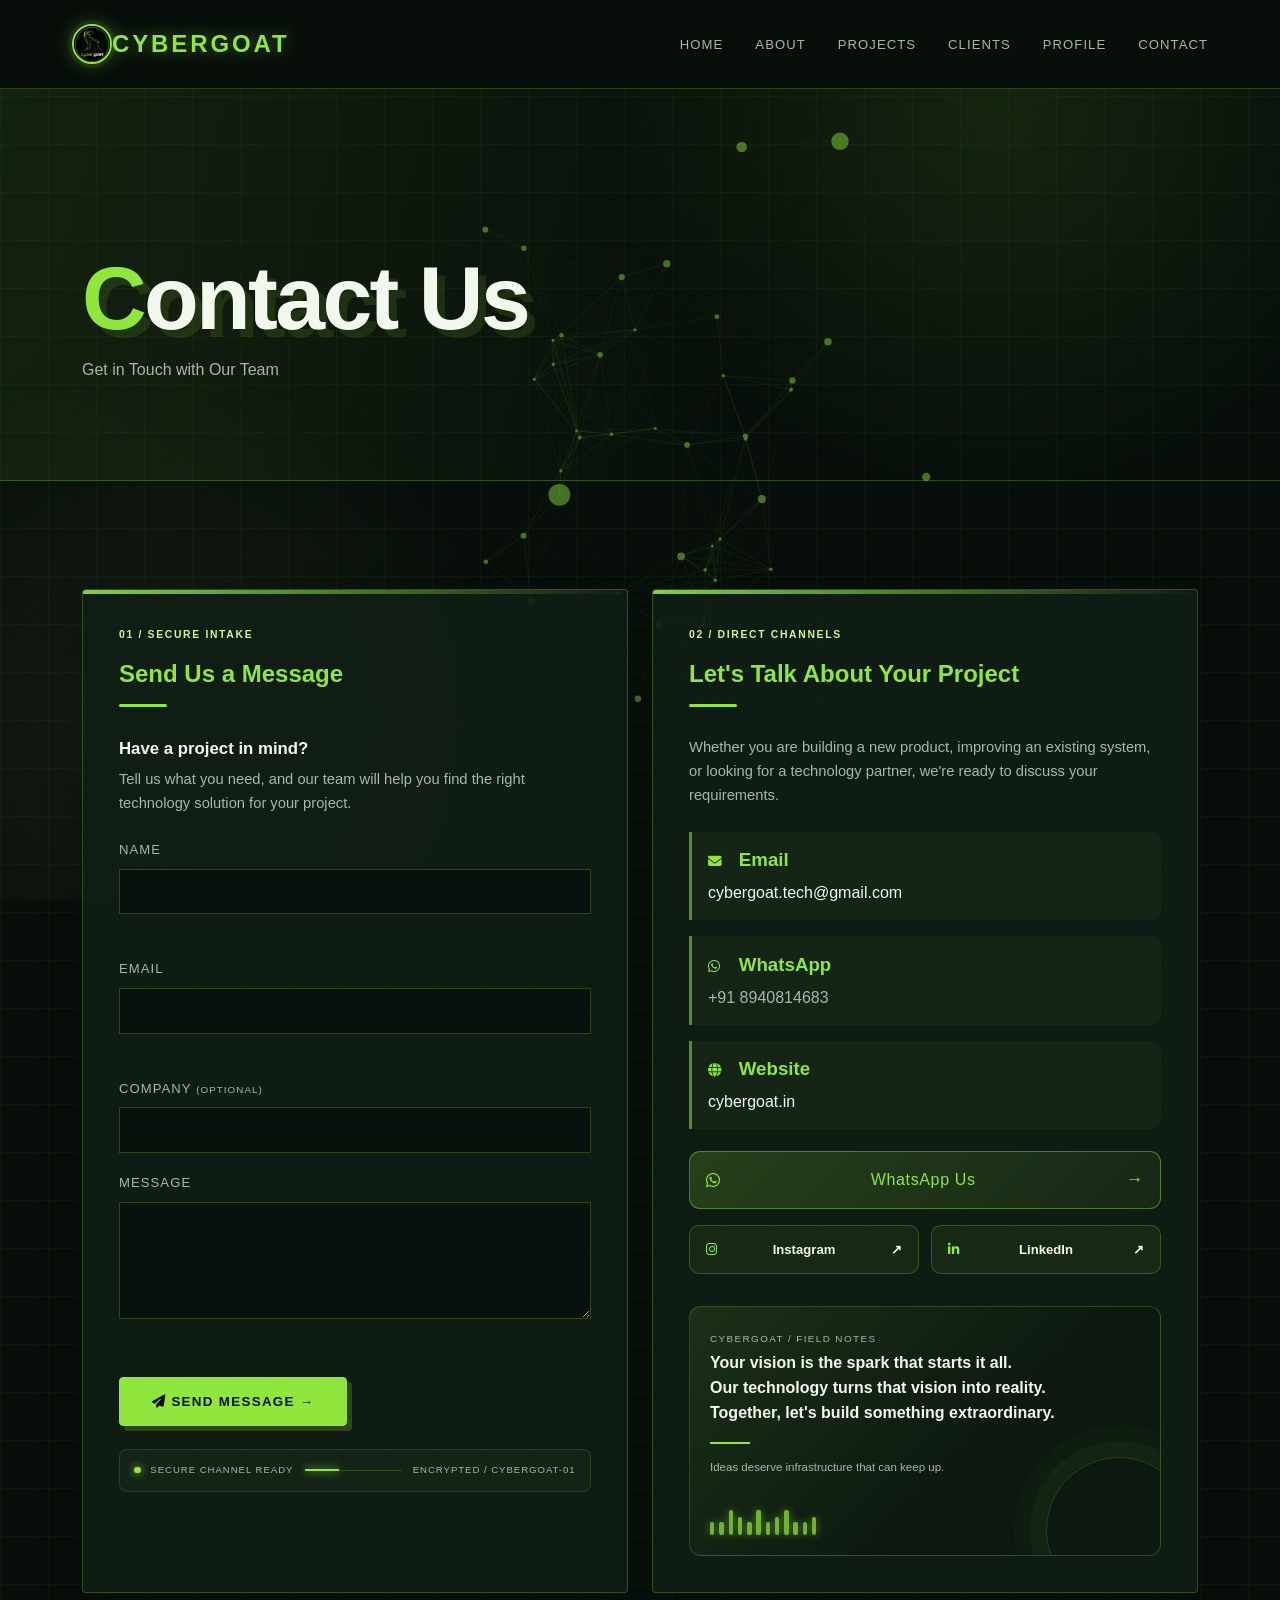
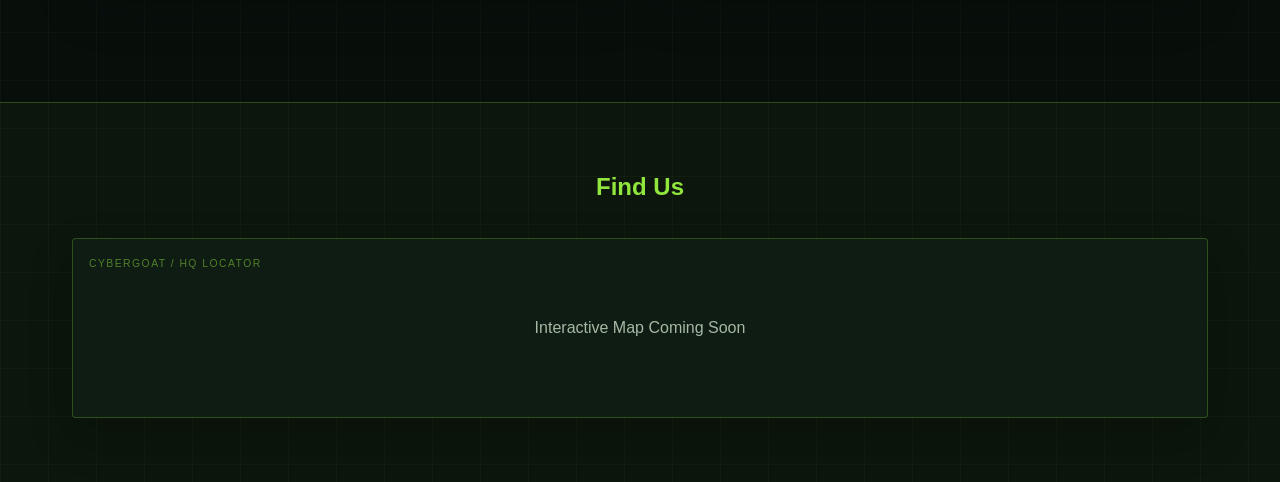
<file: contact.html>
<!DOCTYPE html>
<html lang="en">
<head>
    <meta charset="UTF-8">
    <meta name="viewport" content="width=device-width, initial-scale=1.0">
    <title>Contact - CYBERGOAT</title>
    <link rel="stylesheet" href="https://cdnjs.cloudflare.com/ajax/libs/font-awesome/6.5.2/css/all.min.css">
    <link rel="stylesheet" href="styles.css">
    <link rel="stylesheet" href="contact.css">
    <link rel="stylesheet" href="theme.css">
</head>
<body>
    <nav class="navbar">
        <div class="container">
            <a href="index.html" class="logo"><img class="logo-image" src="logo.png" alt="Cybergoat logo"><span class="logo-text">CYBERGOAT</span></a>
            <button class="menu-btn" aria-label="Toggle navigation menu">
                <span></span>
                <span></span>
                <span></span>
            </button>
            <ul class="nav-links">
                <li><a href="index.html">Home</a></li>
                <li><a href="about.html">About</a></li>
                <li><a href="projects.html">Projects</a></li>
                <li><a href="clients.html">Clients</a></li>
                <li><a href="profile.html">Profile</a></li>
                <li><a href="contact.html">Contact</a></li>
            </ul>
        </div>
    </nav>

    <main class="contact-page">
        <section class="contact-hero">
            <div class="container">
                <h1>Contact Us</h1>
                <p>Get in Touch with Our Team</p>
            </div>
        </section>

        <section class="contact-content">
            <div class="container">
                <div class="contact-grid">
                    <div class="contact-form">
                            <span class="contact-panel-label">01 / SECURE INTAKE</span>
                        <h2>Send Us a Message</h2>
                        <p class="contact-intro"><strong>Have a project in mind?</strong> Tell us what you need, and our team will help you find the right technology solution for your project.</p>
                        <form id="contactForm" novalidate>
                            <div class="form-group">
                                <label for="name">Name</label>
                                <input type="text" id="name" name="name" required autocomplete="name" aria-describedby="nameError">
                                <p class="field-error" id="nameError" role="alert"></p>
                            </div>
                            <div class="form-group">
                                <label for="email">Email</label>
                                <input type="email" id="email" name="email" required autocomplete="email" aria-describedby="emailError">
                                <p class="field-error" id="emailError" role="alert"></p>
                            </div>
                            <div class="form-group">
                                <label for="company">Company <span class="field-optional">(optional)</span></label>
                                <input type="text" id="company" name="company" autocomplete="organization">
                            </div>
                            <div class="form-group">
                                <label for="message">Message</label>
                                <textarea id="message" name="message" rows="5" required aria-describedby="messageError"></textarea>
                                <p class="field-error" id="messageError" role="alert"></p>
                            </div>
                            <button type="button" id="emailContactBtn" class="submit-btn"><i class="fas fa-paper-plane" aria-hidden="true"></i> Send Message <span aria-hidden="true">&#8594;</span></button>
                            <div class="form-signal" aria-hidden="true">
                                <span class="form-signal-status"><i></i> SECURE CHANNEL READY</span>
                                <span class="form-signal-line"><i></i></span>
                                <span class="form-signal-code">ENCRYPTED / CYBERGOAT-01</span>
                            </div>
                        </form>
                    </div>

                    <div class="contact-info">
                            <span class="contact-panel-label">02 / DIRECT CHANNELS</span>
                        <h2>Let's Talk About Your Project</h2>
                        <p class="contact-info-intro">Whether you are building a new product, improving an existing system, or looking for a technology partner, we're ready to discuss your requirements.</p>
                        <div class="info-item">
                            <h3><i class="fas fa-envelope" aria-hidden="true"></i> Email</h3>
                            <p><a href="mailto:cybergoat.tech@gmail.com">cybergoat.tech@gmail.com</a></p>
                        </div>
                        <div class="info-item">
                            <h3><i class="fab fa-whatsapp" aria-hidden="true"></i> WhatsApp</h3>
                            <p>+91 8940814683</p>
                        </div>
                        <div class="info-item">
                            <h3><i class="fas fa-globe" aria-hidden="true"></i> Website</h3>
                            <p><a href="https://cybergoat.in" target="_blank" rel="noopener noreferrer">cybergoat.in</a></p>
                        </div>
                        <button type="button" id="whatsappContactBtn" class="whatsapp-btn"><i class="fab fa-whatsapp" aria-hidden="true"></i> WhatsApp Us <span aria-hidden="true">&#8594;</span></button>
                        <div class="social-contact-actions">
                            <a class="social-contact-btn" href="https://www.instagram.com/cybergoat.io/" target="_blank" rel="noopener noreferrer">
                                <i class="fab fa-instagram" aria-hidden="true"></i> Instagram <span aria-hidden="true">&#8599;</span>
                            </a>
                            <a class="social-contact-btn" href="https://www.linkedin.com/in/cyber-goat-28b171419/" target="_blank" rel="noopener noreferrer">
                                <i class="fab fa-linkedin-in" aria-hidden="true"></i> LinkedIn <span aria-hidden="true">&#8599;</span>
                            </a>
                        </div>
                        <p class="contact-vision-message">
                            <span class="contact-quote-label">CYBERGOAT / FIELD NOTES</span>
                            <strong>Your vision is the spark that starts it all.</strong>
                            <strong>Our technology turns that vision into reality.</strong>
                            <strong>Together, let's build something extraordinary.</strong>
                            <span class="contact-quote-rule" aria-hidden="true"></span>
                            <small>Ideas deserve infrastructure that can keep up.</small>
                            <span class="contact-signal" aria-hidden="true">
                                <i></i><i></i><i></i><i></i><i></i><i></i><i></i><i></i><i></i><i></i><i></i><i></i>
                            </span>
                        </p>
                    </div>
                </div>
            </div>
        </section>

        <section class="map-section">
            <h2>Find Us</h2>
            <div class="map-container">
                <!-- Replace with actual map embed code -->
                <div class="map-placeholder">
                    <p>Interactive Map Coming Soon</p>
                </div>
            </div>
        </section>
    </main>

    <script src="script.js"></script>
    <script>
        (() => {
            const form = document.getElementById('contactForm');
            if (!form) return;

            const fields = {
                name: document.getElementById('name'),
                email: document.getElementById('email'),
                company: document.getElementById('company'),
                message: document.getElementById('message')
            };
            const errors = {
                name: document.getElementById('nameError'),
                email: document.getElementById('emailError'),
                message: document.getElementById('messageError')
            };

            function validateContactForm() {
                const contact = {
                    name: fields.name.value.trim(),
                    email: fields.email.value.trim(),
                    company: fields.company.value.trim() || 'Not provided',
                    message: fields.message.value.trim()
                };
                const messages = {
                    name: contact.name ? '' : 'Name is required.',
                    email: /^[^\s@]+@[^\s@]+\.[^\s@]+$/.test(contact.email) ? '' : 'Enter a valid email address.',
                    message: contact.message ? '' : 'Message is required.'
                };
                Object.keys(errors).forEach((field) => {
                    errors[field].textContent = messages[field];
                    fields[field].setAttribute('aria-invalid', messages[field] ? 'true' : 'false');
                });
                const firstInvalid = Object.keys(messages).find((field) => messages[field]);
                if (firstInvalid) fields[firstInvalid].focus();
                return firstInvalid ? null : contact;
            }

            form.addEventListener('submit', (event) => event.preventDefault());
            document.getElementById('whatsappContactBtn').addEventListener('click', () => {
                const hasFormData = Object.values(fields).some((field) => field.value.trim());
                const contact = hasFormData ? validateContactForm() : null;
                if (hasFormData && !contact) return;
                const message = contact
                    ? `Hello CyberGoat!\n\nI would like to discuss a project requirement.\n\nName: ${contact.name}\nEmail: ${contact.email}\nCompany: ${contact.company}\n\nProject Requirement:\n${contact.message}\n\nI found CyberGoat through your website and would like to discuss my requirement.`
                    : 'Hello CyberGoat! I visited your website and would like to know more about your services. I have a project/business requirement and would like to discuss it with your team.';
                const whatsappURL = `https://wa.me/${CONTACT_CONFIG.whatsapp}?text=${encodeURIComponent(message)}`;
                window.open(whatsappURL, '_blank', 'noopener,noreferrer');
            });
            document.getElementById('emailContactBtn').addEventListener('click', () => {
                const contact = validateContactForm();
                if (!contact) return;
                const subject = encodeURIComponent('New Project Inquiry — CyberGoat');
                const body = encodeURIComponent(`Hello CyberGoat,\n\nI would like to discuss a project requirement.\n\nName: ${contact.name}\nEmail: ${contact.email}\nCompany: ${contact.company}\n\nProject Requirement:\n${contact.message}\n\nI contacted CyberGoat through the website and would like to discuss the project further.\n\nRegards,\n${contact.name}`);
                const emailURL = `https://mail.google.com/mail/?view=cm&fs=1&to=${encodeURIComponent(CONTACT_CONFIG.email)}&su=${subject}&body=${body}`;
                window.open(emailURL, '_blank', 'noopener,noreferrer');
            });
        })();
    </script>
</body>
</html>
</file>
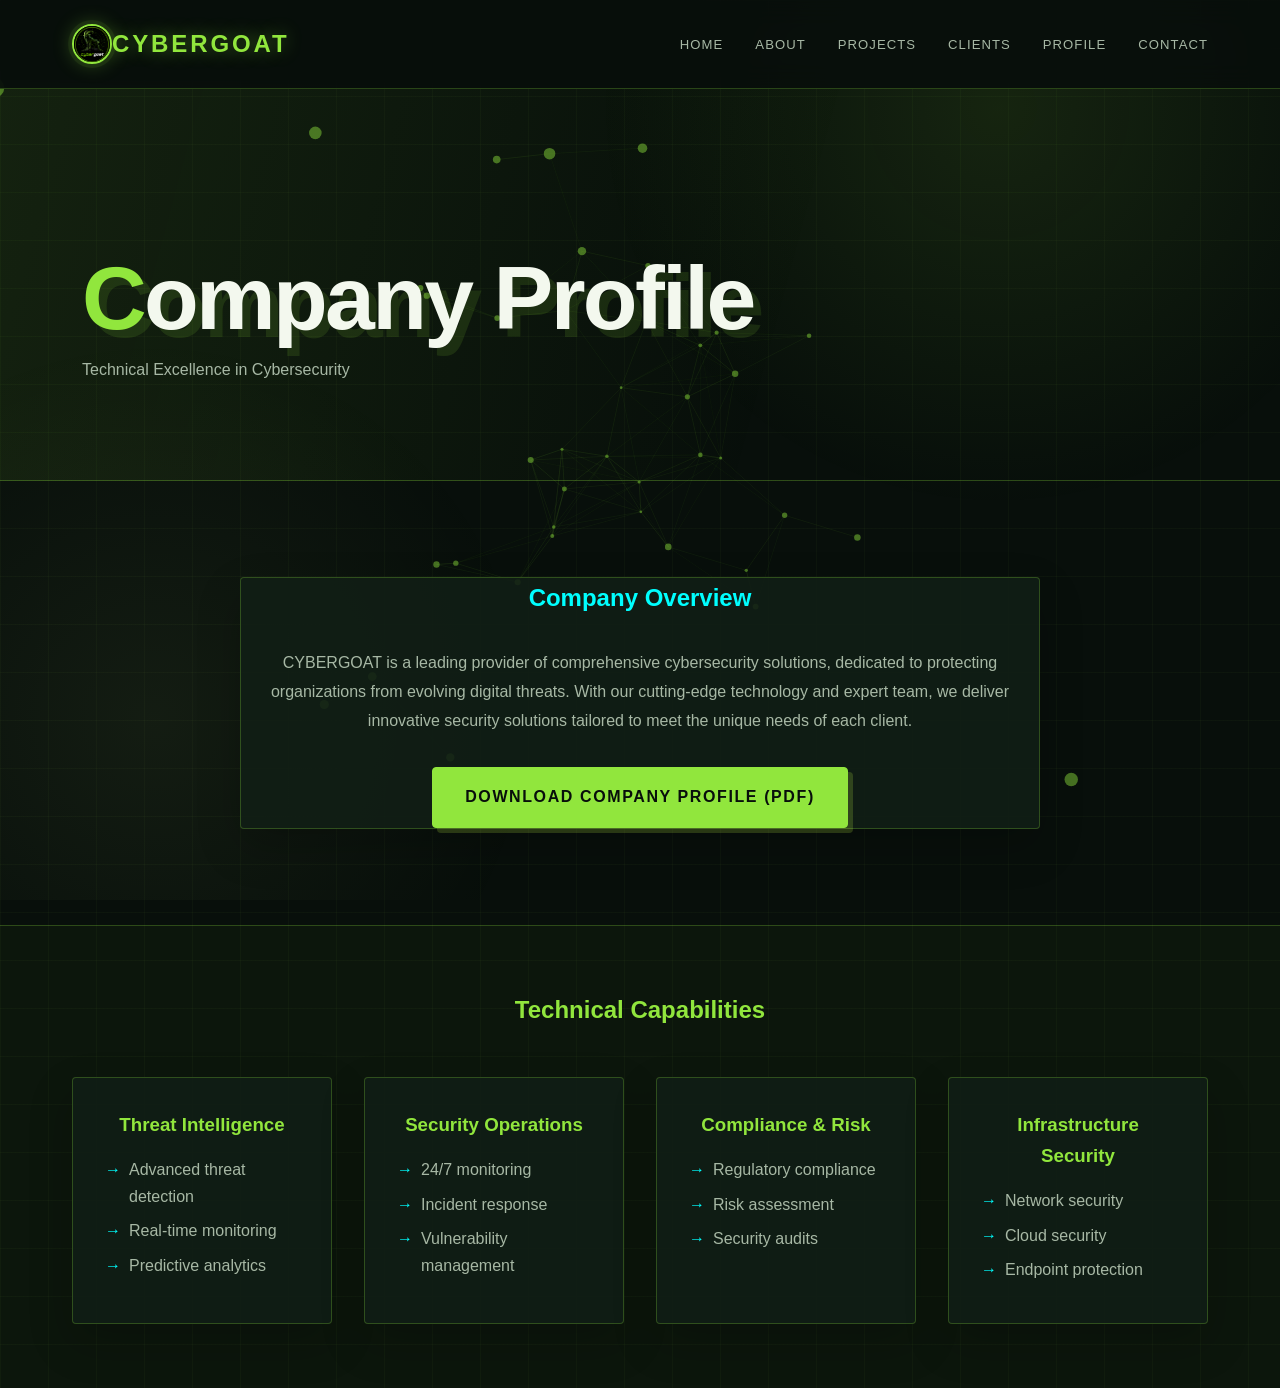
<file: profile.html>
<!DOCTYPE html>
<html lang="en">
<head>
    <meta charset="UTF-8">
    <meta name="viewport" content="width=device-width, initial-scale=1.0">
    <title>Profile - CYBERGOAT</title>
    <link rel="stylesheet" href="styles.css">
    <link rel="stylesheet" href="profile.css">
    <link rel="stylesheet" href="theme.css">
</head>
<body>
    <nav class="navbar">
        <div class="container">
            <a href="index.html" class="logo"><img class="logo-image" src="logo.png" alt="Cybergoat logo"><span class="logo-text">CYBERGOAT</span></a>
            <button class="menu-btn" aria-label="Toggle navigation menu">
                <span></span>
                <span></span>
                <span></span>
            </button>
            <ul class="nav-links">
                <li><a href="index.html">Home</a></li>
                <li><a href="about.html">About</a></li>
                <li><a href="projects.html">Projects</a></li>
                <li><a href="clients.html">Clients</a></li>
                <li><a href="profile.html">Profile</a></li>
                <li><a href="contact.html">Contact</a></li>
            </ul>
        </div>
    </nav>

    <main class="profile-page">
        <section class="profile-hero">
            <div class="container">
                <h1>Company Profile</h1>
                <p>Technical Excellence in Cybersecurity</p>
            </div>
        </section>

        <section class="company-overview">
            <div class="container">
                <div class="overview-content">
                    <h2>Company Overview</h2>
                    <p>CYBERGOAT is a leading provider of comprehensive cybersecurity solutions, dedicated to protecting organizations from evolving digital threats. With our cutting-edge technology and expert team, we deliver innovative security solutions tailored to meet the unique needs of each client.</p>
                    <a href="#" class="download-btn">Download Company Profile (PDF)</a>
                </div>
            </div>
        </section>

        <section class="capabilities">
            <h2>Technical Capabilities</h2>
            <div class="capabilities-grid">
                <div class="capability">
                    <h3>Threat Intelligence</h3>
                    <ul>
                        <li>Advanced threat detection</li>
                        <li>Real-time monitoring</li>
                        <li>Predictive analytics</li>
                    </ul>
                </div>
                <div class="capability">
                    <h3>Security Operations</h3>
                    <ul>
                        <li>24/7 monitoring</li>
                        <li>Incident response</li>
                        <li>Vulnerability management</li>
                    </ul>
                </div>
                <div class="capability">
                    <h3>Compliance & Risk</h3>
                    <ul>
                        <li>Regulatory compliance</li>
                        <li>Risk assessment</li>
                        <li>Security audits</li>
                    </ul>
                </div>
                <div class="capability">
                    <h3>Infrastructure Security</h3>
                    <ul>
                        <li>Network security</li>
                        <li>Cloud security</li>
                        <li>Endpoint protection</li>
                    </ul>
                </div>
            </div>
        </section>

        <!--   <section class="certifications">
            <h2>Certifications & Standards</h2>
            <div class="cert-grid">
                <div class="cert-item">
                    <h3>ISO 27001</h3>
                    <p>Information Security Management</p>
                </div>
                <div class="cert-item">
                    <h3>PCI DSS</h3>
                    <p>Payment Card Industry</p>
                </div>
                <div class="cert-item">
                    <h3>GDPR</h3>
                    <p>Data Protection</p>
                </div>
                <div class="cert-item">
                    <h3>NIST</h3>
                    <p>Cybersecurity Framework</p>
                </div>
            </div>
        </section>

        <section class="expertise">
            <h2>Areas of Expertise</h2>
            <div class="expertise-grid">
                <div class="expertise-item">
                    <h3>Cloud Security</h3>
                    <p>Comprehensive cloud infrastructure protection</p>
                </div>
                <div class="expertise-item">
                    <h3>Network Security</h3>
                    <p>Advanced network threat prevention</p>
                </div>
                <div class="expertise-item">
                    <h3>Application Security</h3>
                    <p>Secure software development lifecycle</p>
                </div>
                <div class="expertise-item">
                    <h3>Data Protection</h3>
                    <p>End-to-end data security solutions</p>
                </div>
            </div>
        </section>-->
    </main>

    <script src="script.js"></script>
</body>
</html>
</file>
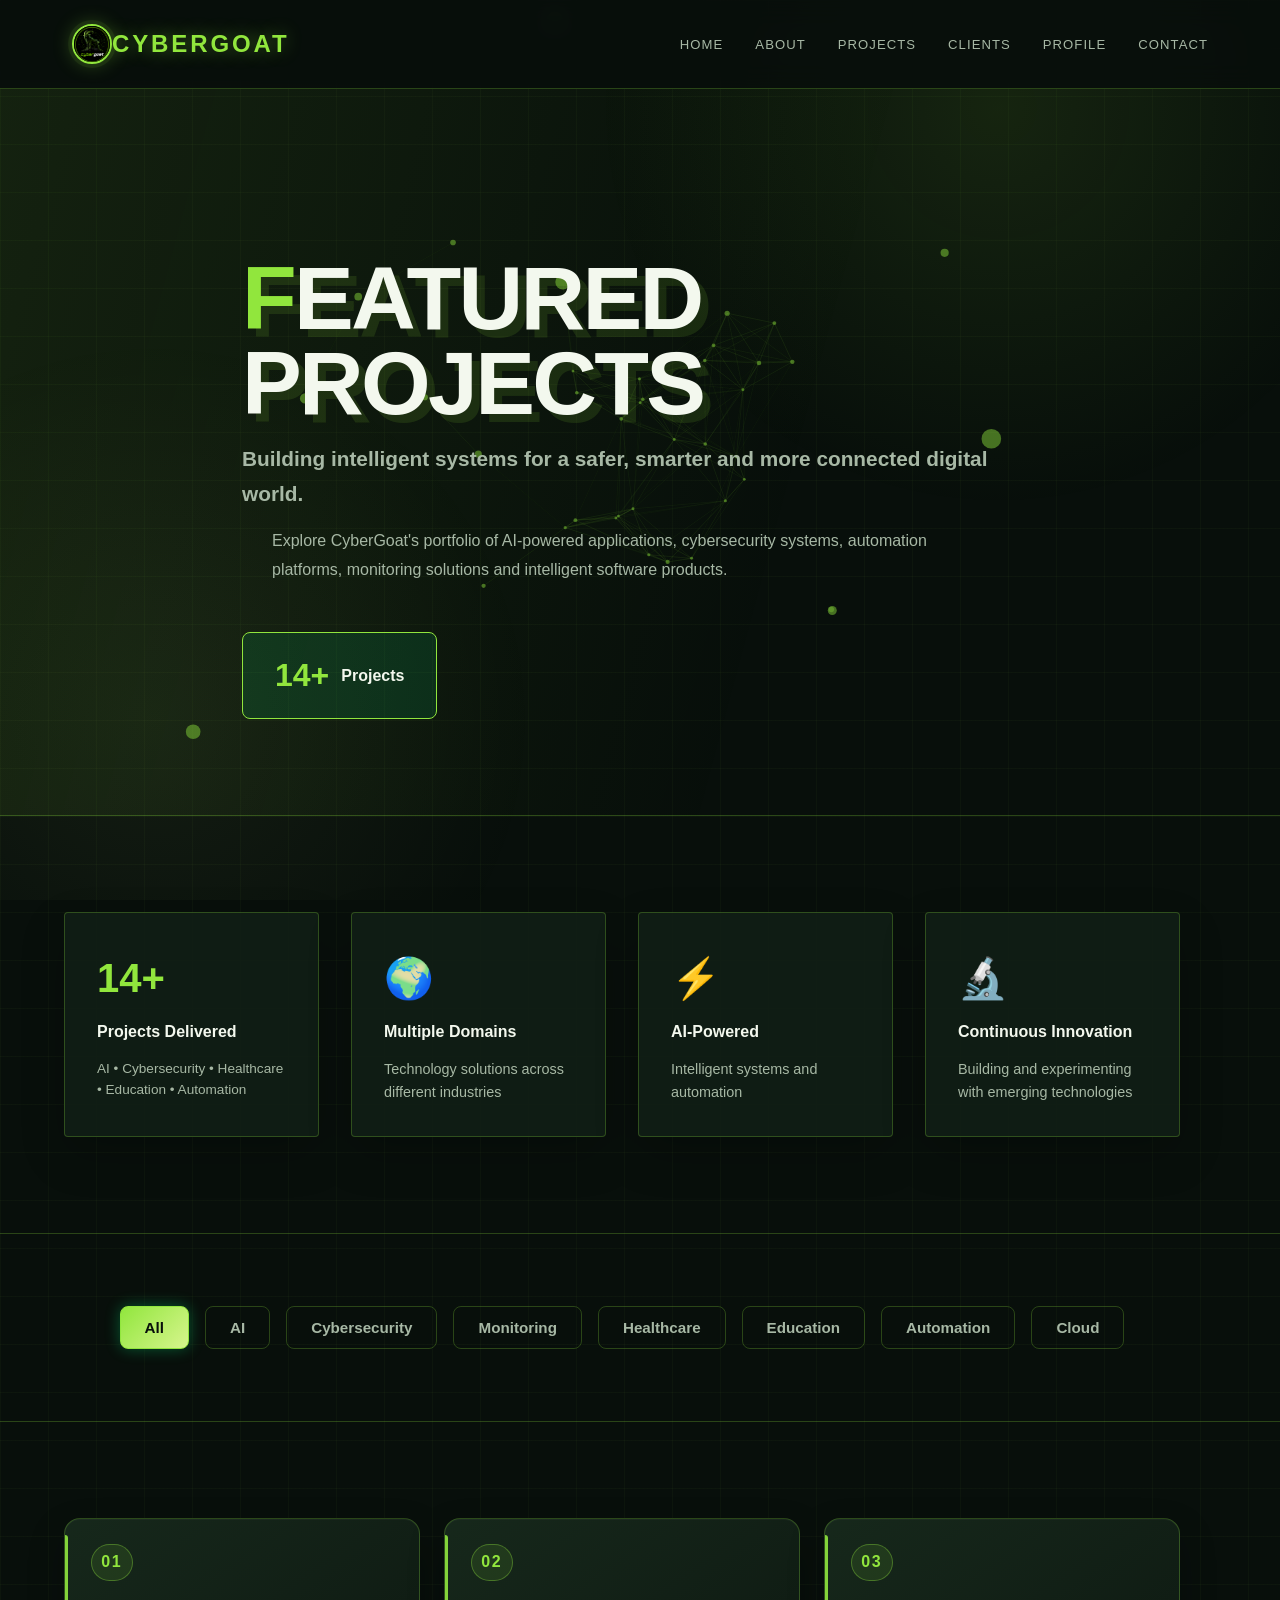
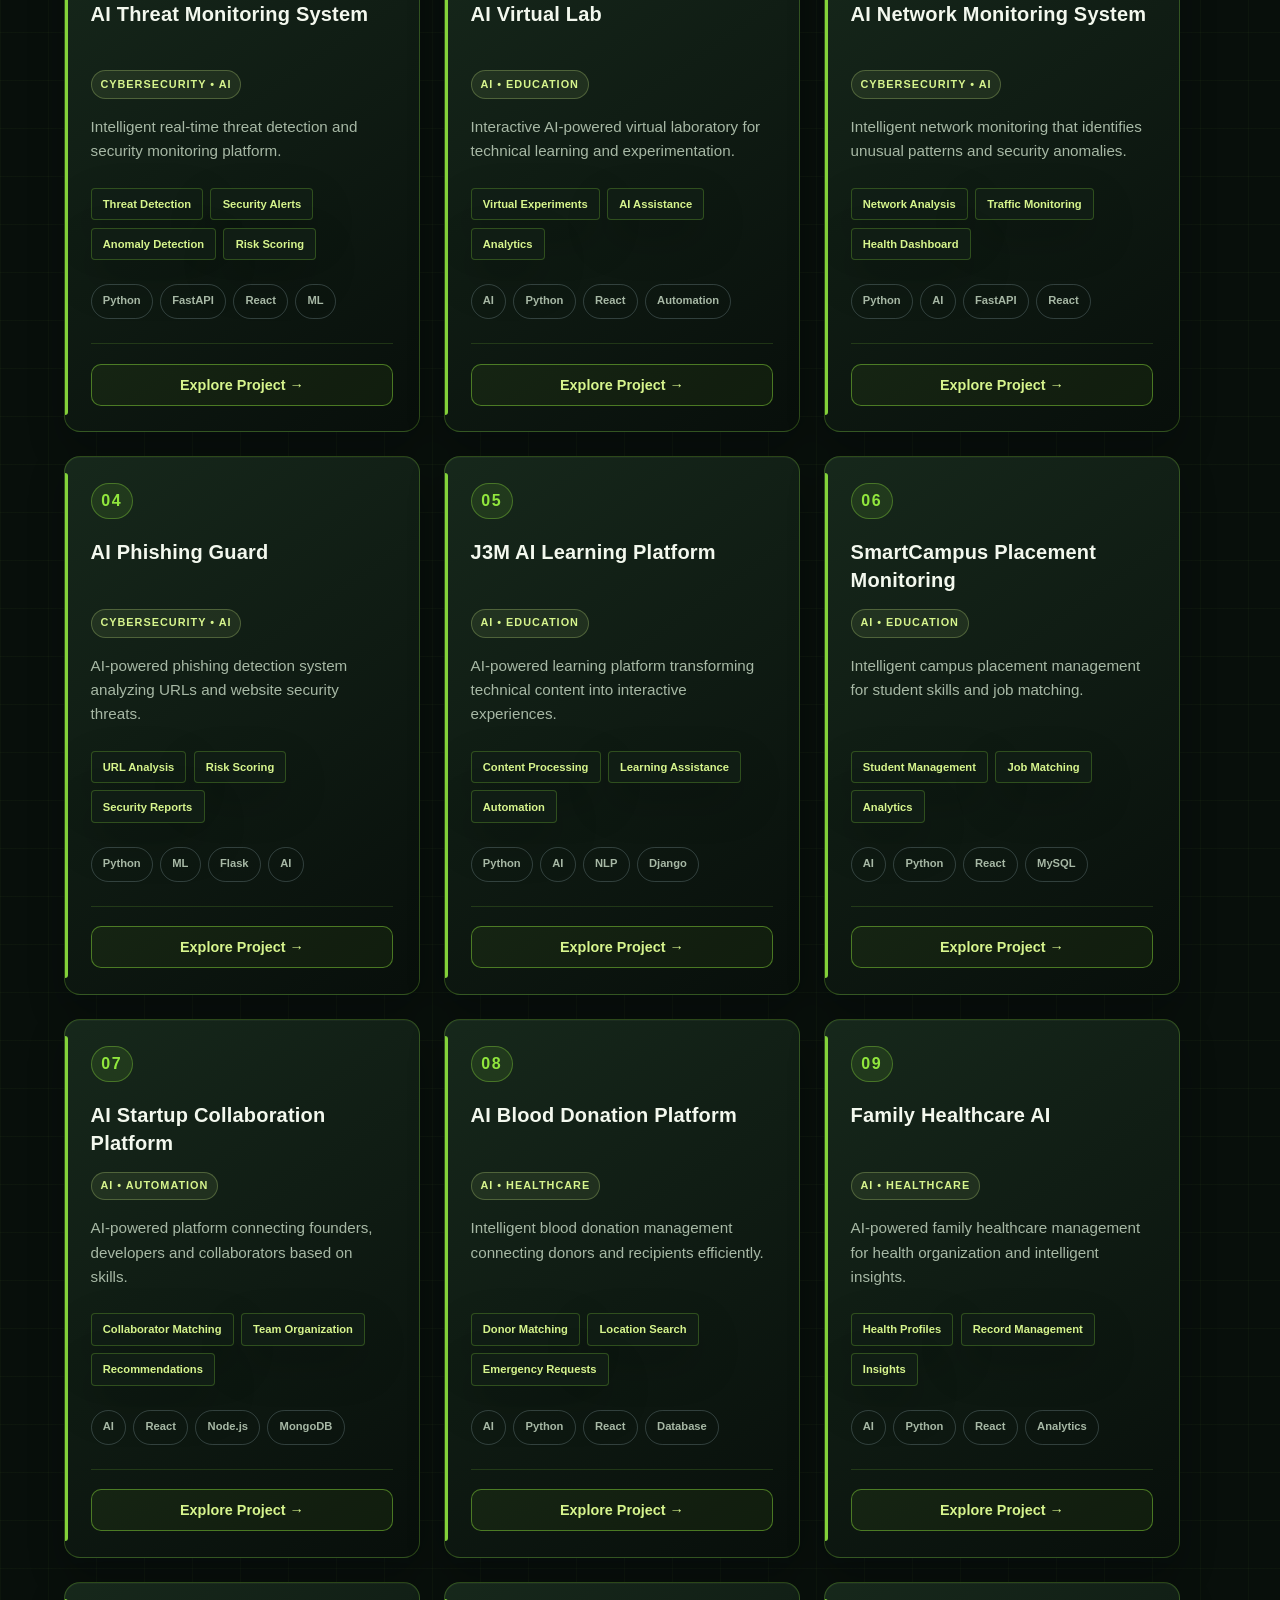
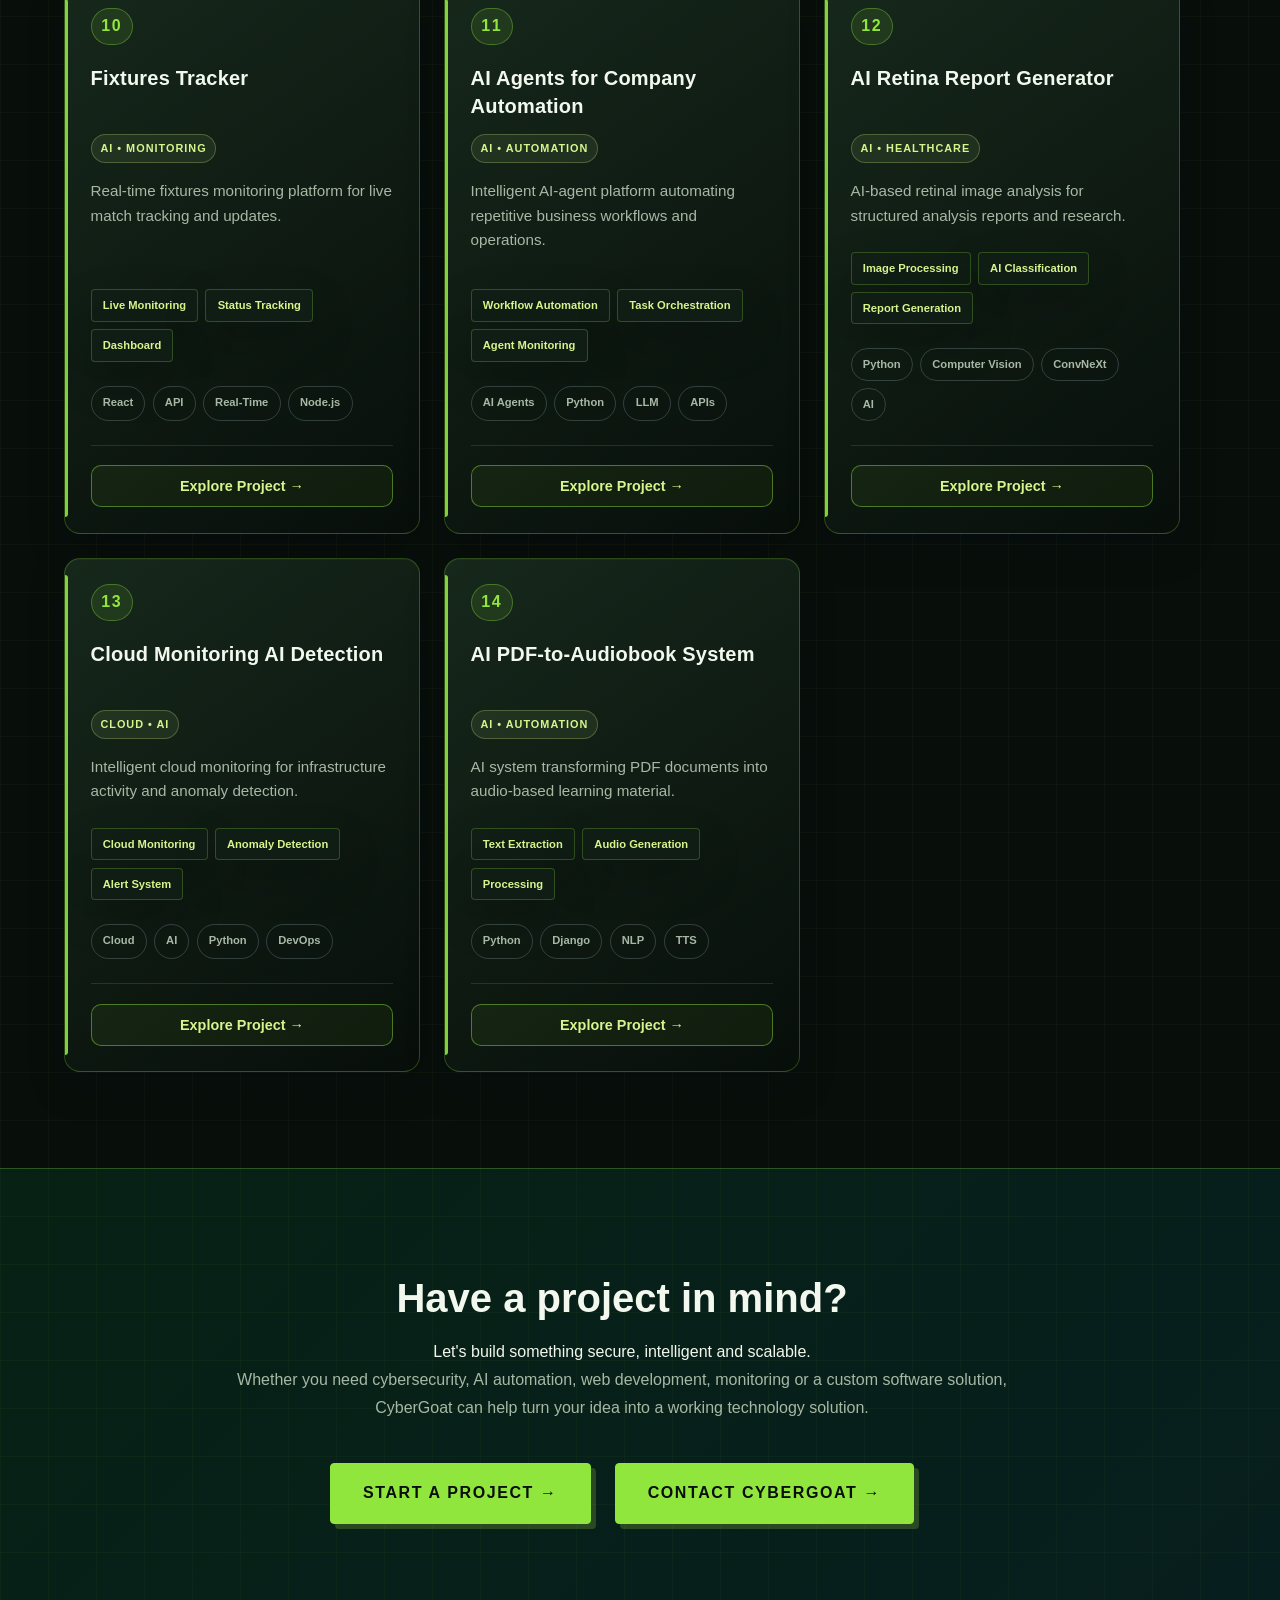
<file: projects.html>
<!DOCTYPE html>
<html lang="en">
<head>
    <meta charset="UTF-8">
    <meta name="viewport" content="width=device-width, initial-scale=1.0">
    <title>Projects - CYBERGOAT</title>
    <link rel="stylesheet" href="styles.css">
    <link rel="stylesheet" href="projects.css">
    <link rel="stylesheet" href="theme.css">
</head>
<body>
    <nav class="navbar">
        <div class="container">
            <a href="index.html" class="logo"><img class="logo-image" src="logo.png" alt="Cybergoat logo"><span class="logo-text">CYBERGOAT</span></a>
            <button class="menu-btn" aria-label="Toggle navigation menu">
                <span></span>
                <span></span>
                <span></span>
            </button>
            <ul class="nav-links">
                <li><a href="index.html">Home</a></li>
                <li><a href="about.html">About</a></li>
                <li><a href="projects.html">Projects</a></li>
                <li><a href="clients.html">Clients</a></li>
                <li><a href="profile.html">Profile</a></li>
                <li><a href="contact.html">Contact</a></li>
            </ul>
        </div>
    </nav>

    <main class="projects-page">
        <!-- Hero Section -->
        <section class="projects-hero">
            <div class="container">
                <div class="hero-content">
                    <h1>Featured Projects</h1>
                    <p class="hero-subtitle">Building intelligent systems for a safer, smarter and more connected digital world.</p>
                    <p class="hero-description">Explore CyberGoat's portfolio of AI-powered applications, cybersecurity systems, automation platforms, monitoring solutions and intelligent software products.</p>
                    <div class="project-count">
                        <span class="count-number">14+</span>
                        <span class="count-text">Projects</span>
                    </div>
                </div>
            </div>
        </section>

        <!-- Portfolio Statistics -->
        <section class="portfolio-stats">
            <div class="container">
                <div class="stats-grid">
                    <div class="stat-item">
                        <div class="stat-number">14+</div>
                        <div class="stat-label">Projects Delivered</div>
                        <div class="stat-tags">AI • Cybersecurity • Healthcare • Education • Automation</div>
                    </div>
                    <div class="stat-item">
                        <div class="stat-icon">🌍</div>
                        <div class="stat-label">Multiple Domains</div>
                        <div class="stat-description">Technology solutions across different industries</div>
                    </div>
                    <div class="stat-item">
                        <div class="stat-icon">⚡</div>
                        <div class="stat-label">AI-Powered</div>
                        <div class="stat-description">Intelligent systems and automation</div>
                    </div>
                    <div class="stat-item">
                        <div class="stat-icon">🔬</div>
                        <div class="stat-label">Continuous Innovation</div>
                        <div class="stat-description">Building and experimenting with emerging technologies</div>
                    </div>
                </div>
            </div>
        </section>

        <!-- Category Filters -->
        <section class="filters-section">
            <div class="container">
                <div class="filters-container">
                    <button class="filter-btn active" data-filter="all">All</button>
                    <button class="filter-btn" data-filter="ai">AI</button>
                    <button class="filter-btn" data-filter="cybersecurity">Cybersecurity</button>
                    <button class="filter-btn" data-filter="monitoring">Monitoring</button>
                    <button class="filter-btn" data-filter="healthcare">Healthcare</button>
                    <button class="filter-btn" data-filter="education">Education</button>
                    <button class="filter-btn" data-filter="automation">Automation</button>
                    <button class="filter-btn" data-filter="cloud">Cloud</button>
                </div>
            </div>
        </section>

        <!-- Projects Grid -->
        <section class="projects-grid-section">
            <div class="container">
                <div class="projects-grid">
                    <!-- Project 01 -->
                    <div class="project-card" data-project="01" data-categories="cybersecurity,ai,monitoring">
                        <div class="project-number">01</div>
                        <h3 class="project-title">AI Threat Monitoring System</h3>
                        <div class="project-category">CYBERSECURITY • AI</div>
                        <p class="project-description">Intelligent real-time threat detection and security monitoring platform.</p>
                        <div class="project-features">
                            <span class="feature">Threat Detection</span>
                            <span class="feature">Security Alerts</span>
                            <span class="feature">Anomaly Detection</span>
                            <span class="feature">Risk Scoring</span>
                        </div>
                        <div class="project-tech">
                            <span class="tech-tag">Python</span>
                            <span class="tech-tag">FastAPI</span>
                            <span class="tech-tag">React</span>
                            <span class="tech-tag">ML</span>
                        </div>
                        <div class="project-footer">
                            <button class="view-project-btn" data-project="01">Explore Project →</button>
                        </div>
                    </div>

                    <!-- Project 02 -->
                    <div class="project-card" data-project="02" data-categories="ai,education">
                        <div class="project-number">02</div>
                        <h3 class="project-title">AI Virtual Lab</h3>
                        <div class="project-category">AI • EDUCATION</div>
                        <p class="project-description">Interactive AI-powered virtual laboratory for technical learning and experimentation.</p>
                        <div class="project-features">
                            <span class="feature">Virtual Experiments</span>
                            <span class="feature">AI Assistance</span>
                            <span class="feature">Analytics</span>
                        </div>
                        <div class="project-tech">
                            <span class="tech-tag">AI</span>
                            <span class="tech-tag">Python</span>
                            <span class="tech-tag">React</span>
                            <span class="tech-tag">Automation</span>
                        </div>
                        <div class="project-footer">
                            <button class="view-project-btn" data-project="02">Explore Project →</button>
                        </div>
                    </div>

                    <!-- Project 03 -->
                    <div class="project-card" data-project="03" data-categories="cybersecurity,ai,monitoring">
                        <div class="project-number">03</div>
                        <h3 class="project-title">AI Network Monitoring System</h3>
                        <div class="project-category">CYBERSECURITY • AI</div>
                        <p class="project-description">Intelligent network monitoring that identifies unusual patterns and security anomalies.</p>
                        <div class="project-features">
                            <span class="feature">Network Analysis</span>
                            <span class="feature">Traffic Monitoring</span>
                            <span class="feature">Health Dashboard</span>
                        </div>
                        <div class="project-tech">
                            <span class="tech-tag">Python</span>
                            <span class="tech-tag">AI</span>
                            <span class="tech-tag">FastAPI</span>
                            <span class="tech-tag">React</span>
                        </div>
                        <div class="project-footer">
                            <button class="view-project-btn" data-project="03">Explore Project →</button>
                        </div>
                    </div>

                    <!-- Project 04 -->
                    <div class="project-card" data-project="04" data-categories="cybersecurity,ai">
                        <div class="project-number">04</div>
                        <h3 class="project-title">AI Phishing Guard</h3>
                        <div class="project-category">CYBERSECURITY • AI</div>
                        <p class="project-description">AI-powered phishing detection system analyzing URLs and website security threats.</p>
                        <div class="project-features">
                            <span class="feature">URL Analysis</span>
                            <span class="feature">Risk Scoring</span>
                            <span class="feature">Security Reports</span>
                        </div>
                        <div class="project-tech">
                            <span class="tech-tag">Python</span>
                            <span class="tech-tag">ML</span>
                            <span class="tech-tag">Flask</span>
                            <span class="tech-tag">AI</span>
                        </div>
                        <div class="project-footer">
                            <button class="view-project-btn" data-project="04">Explore Project →</button>
                        </div>
                    </div>

                    <!-- Project 05 -->
                    <div class="project-card" data-project="05" data-categories="ai,education">
                        <div class="project-number">05</div>
                        <h3 class="project-title">J3M AI Learning Platform</h3>
                        <div class="project-category">AI • EDUCATION</div>
                        <p class="project-description">AI-powered learning platform transforming technical content into interactive experiences.</p>
                        <div class="project-features">
                            <span class="feature">Content Processing</span>
                            <span class="feature">Learning Assistance</span>
                            <span class="feature">Automation</span>
                        </div>
                        <div class="project-tech">
                            <span class="tech-tag">Python</span>
                            <span class="tech-tag">AI</span>
                            <span class="tech-tag">NLP</span>
                            <span class="tech-tag">Django</span>
                        </div>
                        <div class="project-footer">
                            <button class="view-project-btn" data-project="05">Explore Project →</button>
                        </div>
                    </div>

                    <!-- Project 06 -->
                    <div class="project-card" data-project="06" data-categories="ai,education">
                        <div class="project-number">06</div>
                        <h3 class="project-title">SmartCampus Placement Monitoring</h3>
                        <div class="project-category">AI • EDUCATION</div>
                        <p class="project-description">Intelligent campus placement management for student skills and job matching.</p>
                        <div class="project-features">
                            <span class="feature">Student Management</span>
                            <span class="feature">Job Matching</span>
                            <span class="feature">Analytics</span>
                        </div>
                        <div class="project-tech">
                            <span class="tech-tag">AI</span>
                            <span class="tech-tag">Python</span>
                            <span class="tech-tag">React</span>
                            <span class="tech-tag">MySQL</span>
                        </div>
                        <div class="project-footer">
                            <button class="view-project-btn" data-project="06">Explore Project →</button>
                        </div>
                    </div>

                    <!-- Project 07 -->
                    <div class="project-card" data-project="07" data-categories="ai,automation">
                        <div class="project-number">07</div>
                        <h3 class="project-title">AI Startup Collaboration Platform</h3>
                        <div class="project-category">AI • AUTOMATION</div>
                        <p class="project-description">AI-powered platform connecting founders, developers and collaborators based on skills.</p>
                        <div class="project-features">
                            <span class="feature">Collaborator Matching</span>
                            <span class="feature">Team Organization</span>
                            <span class="feature">Recommendations</span>
                        </div>
                        <div class="project-tech">
                            <span class="tech-tag">AI</span>
                            <span class="tech-tag">React</span>
                            <span class="tech-tag">Node.js</span>
                            <span class="tech-tag">MongoDB</span>
                        </div>
                        <div class="project-footer">
                            <button class="view-project-btn" data-project="07">Explore Project →</button>
                        </div>
                    </div>

                    <!-- Project 08 -->
                    <div class="project-card" data-project="08" data-categories="ai,healthcare">
                        <div class="project-number">08</div>
                        <h3 class="project-title">AI Blood Donation Platform</h3>
                        <div class="project-category">AI • HEALTHCARE</div>
                        <p class="project-description">Intelligent blood donation management connecting donors and recipients efficiently.</p>
                        <div class="project-features">
                            <span class="feature">Donor Matching</span>
                            <span class="feature">Location Search</span>
                            <span class="feature">Emergency Requests</span>
                        </div>
                        <div class="project-tech">
                            <span class="tech-tag">AI</span>
                            <span class="tech-tag">Python</span>
                            <span class="tech-tag">React</span>
                            <span class="tech-tag">Database</span>
                        </div>
                        <div class="project-footer">
                            <button class="view-project-btn" data-project="08">Explore Project →</button>
                        </div>
                    </div>

                    <!-- Project 09 -->
                    <div class="project-card" data-project="09" data-categories="ai,healthcare">
                        <div class="project-number">09</div>
                        <h3 class="project-title">Family Healthcare AI</h3>
                        <div class="project-category">AI • HEALTHCARE</div>
                        <p class="project-description">AI-powered family healthcare management for health organization and intelligent insights.</p>
                        <div class="project-features">
                            <span class="feature">Health Profiles</span>
                            <span class="feature">Record Management</span>
                            <span class="feature">Insights</span>
                        </div>
                        <div class="project-tech">
                            <span class="tech-tag">AI</span>
                            <span class="tech-tag">Python</span>
                            <span class="tech-tag">React</span>
                            <span class="tech-tag">Analytics</span>
                        </div>
                        <div class="project-footer">
                            <button class="view-project-btn" data-project="09">Explore Project →</button>
                        </div>
                    </div>

                    <!-- Project 10 -->
                    <div class="project-card" data-project="10" data-categories="ai,monitoring">
                        <div class="project-number">10</div>
                        <h3 class="project-title">Fixtures Tracker</h3>
                        <div class="project-category">AI • MONITORING</div>
                        <p class="project-description">Real-time fixtures monitoring platform for live match tracking and updates.</p>
                        <div class="project-features">
                            <span class="feature">Live Monitoring</span>
                            <span class="feature">Status Tracking</span>
                            <span class="feature">Dashboard</span>
                        </div>
                        <div class="project-tech">
                            <span class="tech-tag">React</span>
                            <span class="tech-tag">API</span>
                            <span class="tech-tag">Real-Time</span>
                            <span class="tech-tag">Node.js</span>
                        </div>
                        <div class="project-footer">
                            <button class="view-project-btn" data-project="10">Explore Project →</button>
                        </div>
                    </div>

                    <!-- Project 11 -->
                    <div class="project-card" data-project="11" data-categories="ai,automation">
                        <div class="project-number">11</div>
                        <h3 class="project-title">AI Agents for Company Automation</h3>
                        <div class="project-category">AI • AUTOMATION</div>
                        <p class="project-description">Intelligent AI-agent platform automating repetitive business workflows and operations.</p>
                        <div class="project-features">
                            <span class="feature">Workflow Automation</span>
                            <span class="feature">Task Orchestration</span>
                            <span class="feature">Agent Monitoring</span>
                        </div>
                        <div class="project-tech">
                            <span class="tech-tag">AI Agents</span>
                            <span class="tech-tag">Python</span>
                            <span class="tech-tag">LLM</span>
                            <span class="tech-tag">APIs</span>
                        </div>
                        <div class="project-footer">
                            <button class="view-project-btn" data-project="11">Explore Project →</button>
                        </div>
                    </div>

                    <!-- Project 12 -->
                    <div class="project-card" data-project="12" data-categories="ai,healthcare">
                        <div class="project-number">12</div>
                        <h3 class="project-title">AI Retina Report Generator</h3>
                        <div class="project-category">AI • HEALTHCARE</div>
                        <p class="project-description">AI-based retinal image analysis for structured analysis reports and research.</p>
                        <div class="project-features">
                            <span class="feature">Image Processing</span>
                            <span class="feature">AI Classification</span>
                            <span class="feature">Report Generation</span>
                        </div>
                        <div class="project-tech">
                            <span class="tech-tag">Python</span>
                            <span class="tech-tag">Computer Vision</span>
                            <span class="tech-tag">ConvNeXt</span>
                            <span class="tech-tag">AI</span>
                        </div>
                        <div class="project-footer">
                            <button class="view-project-btn" data-project="12">Explore Project →</button>
                        </div>
                    </div>

                    <!-- Project 13 -->
                    <div class="project-card" data-project="13" data-categories="cloud,ai,monitoring">
                        <div class="project-number">13</div>
                        <h3 class="project-title">Cloud Monitoring AI Detection</h3>
                        <div class="project-category">CLOUD • AI</div>
                        <p class="project-description">Intelligent cloud monitoring for infrastructure activity and anomaly detection.</p>
                        <div class="project-features">
                            <span class="feature">Cloud Monitoring</span>
                            <span class="feature">Anomaly Detection</span>
                            <span class="feature">Alert System</span>
                        </div>
                        <div class="project-tech">
                            <span class="tech-tag">Cloud</span>
                            <span class="tech-tag">AI</span>
                            <span class="tech-tag">Python</span>
                            <span class="tech-tag">DevOps</span>
                        </div>
                        <div class="project-footer">
                            <button class="view-project-btn" data-project="13">Explore Project →</button>
                        </div>
                    </div>

                    <!-- Project 14 -->
                    <div class="project-card" data-project="14" data-categories="ai,automation">
                        <div class="project-number">14</div>
                        <h3 class="project-title">AI PDF-to-Audiobook System</h3>
                        <div class="project-category">AI • AUTOMATION</div>
                        <p class="project-description">AI system transforming PDF documents into audio-based learning material.</p>
                        <div class="project-features">
                            <span class="feature">Text Extraction</span>
                            <span class="feature">Audio Generation</span>
                            <span class="feature">Processing</span>
                        </div>
                        <div class="project-tech">
                            <span class="tech-tag">Python</span>
                            <span class="tech-tag">Django</span>
                            <span class="tech-tag">NLP</span>
                            <span class="tech-tag">TTS</span>
                        </div>
                        <div class="project-footer">
                            <button class="view-project-btn" data-project="14">Explore Project →</button>
                        </div>
                    </div>
                </div>
            </div>
        </section>

        <!-- CTA Section -->
        <section class="projects-cta">
            <div class="container">
                <div class="cta-content">
                    <h2>Have a project in mind?</h2>
                    <p>Let's build something secure, intelligent and scalable.</p>
                    <p class="cta-description">Whether you need cybersecurity, AI automation, web development, monitoring or a custom software solution, CyberGoat can help turn your idea into a working technology solution.</p>
                    <div class="cta-buttons">
                        <a href="contact.html" class="cta-btn primary-btn">Start a Project →</a>
                        <a href="contact.html" class="cta-btn secondary-btn">Contact CyberGoat →</a>
                    </div>
                </div>
            </div>
        </section>

        <!-- Project Detail Modal -->
        <div id="projectModal" class="project-modal">
            <div class="modal-content">
                <button class="modal-close">&times;</button>
                <div class="modal-body" id="modalBody">
                    <!-- Populated by JavaScript -->
                </div>
            </div>
        </div>
    </main>

    <script src="script.js"></script>
    <script>
        // Project data for modals
        const projectData = {
            '01': {
                title: 'AI Threat Monitoring System',
                category: 'Cybersecurity / AI / Threat Detection',
                description: 'Build an intelligent security monitoring platform designed to detect and analyze suspicious web activity in real time.',
                problem: 'Organizations face sophisticated cyber threats that require real-time detection and rapid response.',
                solution: 'A comprehensive AI-powered monitoring system combining traffic analysis, anomaly detection and risk scoring.',
                features: [
                    'Real-time threat monitoring',
                    'AI-based anomaly detection',
                    'Attack classification',
                    'Risk scoring',
                    'Security alerts',
                    'Threat analytics dashboard'
                ],
                technologies: ['Python', 'FastAPI', 'React', 'Machine Learning', 'MySQL'],
                challenges: 'Achieving sub-second detection latency while maintaining low false-positive rates.',
                status: 'Production'
            },
            '02': {
                title: 'AI Virtual Lab',
                category: 'AI / Education / EdTech',
                description: 'An interactive AI-powered virtual laboratory for technical learning through simulations and guided experiments.',
                problem: 'Students need practical hands-on learning environments for technical concepts.',
                solution: 'An AI-assisted virtual lab providing safe, interactive learning experiences with intelligent guidance.',
                features: [
                    'Virtual experiments',
                    'AI learning assistant',
                    'Interactive simulations',
                    'Student progress tracking',
                    'Experiment reports',
                    'Learning analytics'
                ],
                technologies: ['AI', 'Python', 'React', 'Education', 'Automation'],
                challenges: 'Creating realistic simulations while maintaining intuitive user experience for learners.',
                status: 'Research Project'
            },
            '03': {
                title: 'AI Network Monitoring System',
                category: 'Cybersecurity / Networking / AI',
                description: 'An intelligent network monitoring platform that analyzes network activity and identifies unusual patterns.',
                problem: 'Network security teams struggle to identify anomalies in complex network traffic patterns.',
                solution: 'AI-driven network analysis providing real-time visibility and intelligent anomaly detection.',
                features: [
                    'Real-time network monitoring',
                    'Traffic analysis',
                    'AI anomaly detection',
                    'Network health dashboard',
                    'Alert generation',
                    'Performance analytics'
                ],
                technologies: ['Python', 'AI', 'Networking', 'FastAPI', 'React'],
                challenges: 'Processing high-volume network data with minimal latency.',
                status: 'Production'
            },
            '04': {
                title: 'AI Phishing Guard',
                category: 'Cybersecurity / AI / Web Security',
                description: 'An AI-powered phishing detection system analyzing URLs and website characteristics.',
                problem: 'Phishing attacks continue to be a major security threat requiring advanced detection.',
                solution: 'Machine learning-based analysis of URLs and website characteristics for phishing threat identification.',
                features: [
                    'URL analysis',
                    'Phishing detection',
                    'Suspicious domain detection',
                    'Website security analysis',
                    'Risk scoring',
                    'Security reports'
                ],
                technologies: ['Python', 'Machine Learning', 'Flask', 'Web Security', 'AI'],
                challenges: 'Detecting evolving phishing techniques while minimizing false positives.',
                status: 'Production'
            },
            '05': {
                title: 'J3M AI Learning Platform',
                category: 'AI / Education / Intelligent Learning',
                description: 'An AI-powered learning platform transforming technical content into interactive experiences.',
                problem: 'Educational content is often static and difficult for diverse learners to understand.',
                solution: 'AI-powered content processing creating personalized, interactive learning experiences.',
                features: [
                    'AI learning assistance',
                    'Content processing',
                    'Intelligent explanations',
                    'Educational automation',
                    'Learning resources',
                    'Student-focused interface'
                ],
                technologies: ['Python', 'AI', 'NLP', 'Django', 'Automation'],
                challenges: 'Creating personalized learning paths for diverse student backgrounds.',
                status: 'Research Project'
            },
            '06': {
                title: 'SmartCampus Placement Monitoring System',
                category: 'AI / Education / Placement',
                description: 'An intelligent campus placement management platform for educational institutions.',
                problem: 'Educational institutions need better systems for tracking placement activities and student skills.',
                solution: 'Integrated AI-powered platform providing comprehensive placement management and analytics.',
                features: [
                    'Student management',
                    'Company management',
                    'Placement tracking',
                    'Skill gap analysis',
                    'Job matching',
                    'Placement analytics'
                ],
                technologies: ['AI', 'Python', 'React', 'MySQL', 'Analytics'],
                challenges: 'Accurate skill assessment and job matching algorithms.',
                status: 'Prototype'
            },
            '07': {
                title: 'AI Startup Collaboration Platform',
                category: 'AI / Startup / Collaboration',
                description: 'An AI-powered platform connecting startup founders, developers and collaborators.',
                problem: 'Startups struggle to find suitable team members and collaborators with matching skills.',
                solution: 'AI-based matching connecting talent based on skills, interests and project requirements.',
                features: [
                    'AI-based collaborator matching',
                    'Startup profiles',
                    'Project management',
                    'Skill matching',
                    'Team collaboration',
                    'Intelligent recommendations'
                ],
                technologies: ['AI', 'React', 'Node.js', 'MongoDB', 'Automation'],
                challenges: 'Creating accurate skill matching algorithms and maintaining platform engagement.',
                status: 'Research Project'
            },
            '08': {
                title: 'AI Blood Donation Platform',
                category: 'AI / Healthcare / Social Impact',
                description: 'An intelligent blood donation management platform connecting donors and recipients.',
                problem: 'Blood donation systems lack efficient matching and discovery mechanisms.',
                solution: 'AI-powered platform optimizing donor-recipient matching and location-based availability.',
                features: [
                    'Donor registration',
                    'Blood group matching',
                    'Location-based search',
                    'Donation tracking',
                    'Emergency requests',
                    'AI-assisted matching'
                ],
                technologies: ['AI', 'Python', 'React', 'Database', 'Healthcare'],
                challenges: 'Real-time matching and emergency response optimization.',
                status: 'AI Solution'
            },
            '09': {
                title: 'Family Healthcare AI',
                category: 'AI / Healthcare',
                description: 'An AI-powered family healthcare management platform for health organization.',
                problem: 'Families struggle to organize and track health information effectively.',
                solution: 'Centralized AI-powered platform for health record management and intelligent insights.',
                features: [
                    'Family health profiles',
                    'Health record management',
                    'AI-assisted insights',
                    'Health activity tracking',
                    'Reminders',
                    'Healthcare dashboard'
                ],
                technologies: ['AI', 'Python', 'React', 'Healthcare', 'Analytics'],
                challenges: 'Ensuring privacy and providing accurate health insights without medical diagnosis.',
                status: 'AI Solution'
            },
            '10': {
                title: 'Fixtures Tracker',
                category: 'AI / Monitoring / Sports Technology',
                description: 'A real-time fixtures monitoring platform for tracking upcoming and live matches.',
                problem: 'Sports enthusiasts need comprehensive real-time fixture tracking and analytics.',
                solution: 'Real-time dashboard providing comprehensive fixture information and status updates.',
                features: [
                    'Live fixture monitoring',
                    'Match status tracking',
                    'Team information',
                    'Real-time updates',
                    'Dashboard analytics',
                    'Fixture search'
                ],
                technologies: ['React', 'API', 'Real-Time Data', 'Node.js', 'Dashboard'],
                challenges: 'Maintaining real-time data accuracy and handling high concurrent users.',
                status: 'Production'
            },
            '11': {
                title: 'AI Agents for Company Automation',
                category: 'AI / Automation / Business',
                description: 'An intelligent AI-agent platform automating repetitive business workflows.',
                problem: 'Companies waste significant resources on repetitive manual tasks and workflows.',
                solution: 'Configurable AI agents automating business processes and providing intelligent support.',
                features: [
                    'AI agents',
                    'Workflow automation',
                    'Task orchestration',
                    'Intelligent decision support',
                    'Business process automation',
                    'Agent monitoring'
                ],
                technologies: ['AI Agents', 'Python', 'LLM', 'Automation', 'APIs'],
                challenges: 'Creating reliable agent configurations and managing complex workflow dependencies.',
                status: 'Prototype'
            },
            '12': {
                title: 'AI Retina Report Generator',
                category: 'AI / Healthcare / Computer Vision',
                description: 'An AI-based retinal image analysis system for research and clinical support.',
                problem: 'Manual retinal image analysis is time-consuming and requires specialized expertise.',
                solution: 'AI-powered analysis providing structured reports for research and clinical workflows.',
                features: [
                    'Retinal image processing',
                    'AI image classification',
                    'Report generation',
                    'Image analysis',
                    'Result visualization',
                    'Structured reports'
                ],
                technologies: ['Python', 'Computer Vision', 'ConvNeXt', 'AI', 'Medical Imaging'],
                challenges: 'Ensuring accuracy in image classification while maintaining regulatory compliance.',
                status: 'Research Project'
            },
            '13': {
                title: 'Cloud Monitoring AI Detection',
                category: 'Cloud / AI / Monitoring',
                description: 'An intelligent cloud monitoring platform for infrastructure activity analysis.',
                problem: 'Cloud environments are complex and anomalies are difficult to detect manually.',
                solution: 'AI-driven monitoring identifying infrastructure issues and security anomalies.',
                features: [
                    'Cloud resource monitoring',
                    'AI anomaly detection',
                    'Infrastructure analytics',
                    'Alert system',
                    'Resource utilization tracking',
                    'Monitoring dashboard'
                ],
                technologies: ['Cloud', 'AI', 'Python', 'Monitoring', 'DevOps'],
                challenges: 'Adapting to diverse cloud architectures and minimizing alert fatigue.',
                status: 'Production'
            },
            '14': {
                title: 'AI PDF-to-Audiobook System',
                category: 'AI / Accessibility / Automation',
                description: 'An AI system transforming PDF documents into audio-based learning material.',
                problem: 'Not all learners can read effectively; audio alternatives improve accessibility.',
                solution: 'Automated PDF-to-audio conversion using NLP and text-to-speech technology.',
                features: [
                    'PDF text extraction',
                    'AI content processing',
                    'Text-to-speech conversion',
                    'Audio generation',
                    'Chapter-based processing',
                    'Downloadable audio'
                ],
                technologies: ['Python', 'Django', 'NLP', 'TTS', 'AI'],
                challenges: 'Handling diverse PDF formats and optimizing audio quality.',
                status: 'AI Solution'
            }
        };

        // Filter functionality
        document.querySelectorAll('.filter-btn').forEach(btn => {
            btn.addEventListener('click', () => {
                document.querySelectorAll('.filter-btn').forEach(b => b.classList.remove('active'));
                btn.classList.add('active');
                
                const filter = btn.dataset.filter;
                document.querySelectorAll('.project-card').forEach(card => {
                    if (filter === 'all' || card.dataset.categories.includes(filter)) {
                        card.style.display = '';
                        setTimeout(() => card.classList.add('visible'), 10);
                    } else {
                        card.classList.remove('visible');
                        setTimeout(() => card.style.display = 'none', 300);
                    }
                });
            });
        });

        // Project detail modal
        document.querySelectorAll('.view-project-btn, .explore-btn').forEach(btn => {
            btn.addEventListener('click', (e) => {
                e.preventDefault();
                const projectId = btn.dataset.project;
                const project = projectData[projectId];
                if (!project) return;

                const modal = document.getElementById('projectModal');
                const modalBody = document.getElementById('modalBody');
                
                let techHtml = project.technologies.map(tech => `<span class="tech-tag">${tech}</span>`).join('');
                let featuresHtml = project.features.map(feat => `<li>${feat}</li>`).join('');

                modalBody.innerHTML = `
                    <h2>${project.title}</h2>
                    <div class="modal-meta">
                        <span class="modal-category">${project.category}</span>
                        <span class="modal-status">${project.status}</span>
                    </div>
                    
                    <div class="modal-section">
                        <h3>Overview</h3>
                        <p>${project.description}</p>
                    </div>

                    <div class="modal-section">
                        <h3>Problem Statement</h3>
                        <p>${project.problem}</p>
                    </div>

                    <div class="modal-section">
                        <h3>Solution</h3>
                        <p>${project.solution}</p>
                    </div>

                    <div class="modal-section">
                        <h3>Key Features</h3>
                        <ul class="features-list">
                            ${featuresHtml}
                        </ul>
                    </div>

                    <div class="modal-section">
                        <h3>Technologies</h3>
                        <div class="tech-stack">
                            ${techHtml}
                        </div>
                    </div>

                    <div class="modal-section">
                        <h3>Challenges</h3>
                        <p>${project.challenges}</p>
                    </div>
                `;

                modal.classList.add('active');
                document.body.style.overflow = 'hidden';
            });
        });

        // Close modal
        document.querySelector('.modal-close').addEventListener('click', () => {
            const modal = document.getElementById('projectModal');
            modal.classList.remove('active');
            document.body.style.overflow = '';
        });

        document.getElementById('projectModal').addEventListener('click', (e) => {
            if (e.target.id === 'projectModal') {
                e.target.classList.remove('active');
                document.body.style.overflow = '';
            }
        });

        // Fade in on scroll
        document.querySelectorAll('.project-card').forEach(card => {
            card.classList.add('visible');
        });

        const observerOptions = {
            threshold: 0.1,
            rootMargin: '0px 0px -100px 0px'
        };

        const observer = new IntersectionObserver((entries) => {
            entries.forEach(entry => {
                if (entry.isIntersecting) {
                    entry.target.classList.add('visible');
                    observer.unobserve(entry.target);
                }
            });
        }, observerOptions);

        document.querySelectorAll('.project-card').forEach(card => {
            observer.observe(card);
        });
    </script>
</body>
</html>
</file>
<file: styles.css>
/* Reset and base styles */
* {
    margin: 0;
    padding: 0;
    box-sizing: border-box;
}

body {
    font-family: 'Arial', sans-serif;
    background-color: #000;
    color: #fff;
    line-height: 1.6;
}

/* Logo Styles */
.logo {
    display: flex;
    align-items: center;
}

.logo a {
    display: flex;
    align-items: center;
    text-decoration: none;
    color: #00ffff;
    font-size: 1.5rem;
    font-weight: 700;
    letter-spacing: 2px;
    transition: all 0.3s ease;
}

.logo-text {
    margin-right: 0.5rem;
    text-shadow: 0 0 10px rgba(0, 255, 255, 0.5);
}

.logo-icon {
    font-size: 1.8rem;
    color: #00ffff;
    animation: pulse 2s infinite;
}

.logo:hover .logo-text {
    color: #ffffff;
    text-shadow: 0 0 15px rgba(0, 255, 255, 0.8);
}

.logo:hover .logo-icon {
    transform: scale(1.1);
    color: #ffffff;
    text-shadow: 0 0 15px rgba(0, 255, 255, 0.8);
}

@keyframes pulse {
    0% {
        transform: scale(1);
        text-shadow: 0 0 10px rgba(0, 255, 255, 0.5);
    }
    50% {
        transform: scale(1.1);
        text-shadow: 0 0 20px rgba(0, 255, 255, 0.8);
    }
    100% {
        transform: scale(1);
        text-shadow: 0 0 10px rgba(0, 255, 255, 0.5);
    }
}

/* Navigation */
.navbar {
    position: fixed;
    top: 0;
    left: 0;
    right: 0;
    background: rgba(0, 0, 0, 0.9);
    padding: 1rem 0;
    z-index: 1000;
    border-bottom: 1px solid rgba(0, 255, 255, 0.1);
}

.navbar .container {
    display: flex;
    justify-content: space-between;
    align-items: center;
    max-width: 1200px;
    margin: 0 auto;
    padding: 0 2rem;
}

.logo {
    color: #00ffff;
    text-decoration: none;
    font-size: 1.5rem;
    font-weight: bold;
    text-transform: uppercase;
    letter-spacing: 2px;
}

.nav-links {
    display: flex;
    gap: 2rem;
    list-style: none;
    margin: 0;
    padding: 0;
    align-items: center;
}

.nav-links a {
    color: #ffffff;
    text-decoration: none;
    font-size: 1rem;
    transition: color 0.3s ease;
    position: relative;
}

.nav-links a::after {
    content: '';
    position: absolute;
    bottom: -5px;
    left: 0;
    width: 0;
    height: 2px;
    background: #00ffff;
    transition: width 0.3s ease;
}

.nav-links a:hover {
    color: #b10ec0;
}

.nav-links a:hover::after {
    width: 100%;
}

/* Hero Section */
.hero {
    min-height: 100vh;
    display: flex;
    align-items: center;
    justify-content: center;
    text-align: center;
    position: relative;
    background: linear-gradient(135deg, #ad5e5e 0%, #1a1a1a 100%);
    padding: 2rem;
}

.hero-content {
    max-width: 800px;
    z-index: 1;
}

.hero-content h1 {
    font-size: 4rem;
    color: #1836b8;
    margin-bottom: 1rem;
    text-transform: uppercase;
    letter-spacing: 4px;
    text-shadow: 0 0 10px rgba(0, 255, 255, 0.5);
}

.hero-content .tagline {
    font-size: 1.8rem;
    color: #ffffff;
    margin-bottom: 1rem;
    font-weight: 500;
    text-transform: uppercase;
    letter-spacing: 2px;
    text-shadow: 0 0 15px rgba(0, 255, 255, 0.3);
    animation: colorShift 8s infinite;
    background: linear-gradient(90deg, 
        #ffffff,
        #00ffff,
        #0066ff,
        #00ffff,
        #00ff00,
        #00ffff,
        #0066ff,
        #00ffff,
        #ffffff
    );
    background-size: 200% auto;
    -webkit-background-clip: text;
    background-clip: text;
    -webkit-text-fill-color: transparent;
    animation: shine 8s linear infinite;
}

@keyframes shine {
    to {
        background-position: 200% center;
    }
}

@keyframes colorShift {
    0% {
        text-shadow: 0 0 15px rgba(0, 255, 255, 0.3);
    }
    20% {
        text-shadow: 0 0 15px rgba(0, 102, 255, 0.3);
    }
    40% {
        text-shadow: 0 0 15px rgba(0, 255, 0, 0.3);
    }
    60% {
        text-shadow: 0 0 15px rgba(0, 255, 255, 0.3);
    }
    80% {
        text-shadow: 0 0 15px rgba(0, 102, 255, 0.3);
    }
    100% {
        text-shadow: 0 0 15px rgba(0, 255, 255, 0.3);
    }
}

.hero-content .subtitle {
    font-size: 1.5rem;
    color: #ffffff;
    margin-bottom: 2rem;
    opacity: 0.9;
}

.cta-btn {
    display: inline-block;
    padding: 1rem 2.5rem;
    background: transparent;
    color: #00ffff;
    text-decoration: none;
    border: 2px solid #00ffff;
    border-radius: 5px;
    font-size: 1.1rem;
    font-weight: 500;
    transition: all 0.3s ease;
    text-transform: uppercase;
    letter-spacing: 1px;
}

.cta-btn:hover {
    background: #00ffff;
    color: #000000;
    box-shadow: 0 0 20px rgba(0, 255, 255, 0.3);
}

/* Responsive Design */
@media screen and (max-width: 1200px) {
    .container {
        padding: 0 2rem;
    }

    .hero-content h1 {
        font-size: 3.5rem;
    }

    .hero-content .tagline {
        font-size: 1.4rem;
    }

    .hero-content .subtitle {
        font-size: 1.2rem;
    }
}

@media screen and (max-width: 992px) {
    .menu-btn {
        display: block;
        order: 2;
    }

    .nav-links {
        position: fixed;
        top: 80px;
        right: 0;
        width: 300px;
        background: rgba(0, 0, 0, 0.95);
        padding: 2rem;
        flex-direction: column;
        align-items: flex-start;
        gap: 1.5rem;
        z-index: 1000;
        transform: translateX(100%);
        transition: transform 0.3s ease;
        border-left: 1px solid rgba(0, 255, 255, 0.1);
    }

    .nav-links.active {
        transform: translateX(0);
    }

    .nav-links a {
        font-size: 1.2rem;
        width: 100%;
        padding: 0.5rem 0;
        border-bottom: 1px solid rgba(0, 255, 255, 0.1);
    }

    .nav-links a::after {
        display: none;
    }

    .nav-links a:hover {
        color: #00ffff;
        background: none;
    }
}

@media screen and (max-width: 768px) {
    .container {
        padding: 0 1.5rem;
    }

    .hero-content h1 {
        font-size: 3rem;
    }

    .hero-content .tagline {
        font-size: 1.4rem;
    }

    .hero-content .subtitle {
        font-size: 1.2rem;
    }

    .cta-btn {
        padding: 0.9rem 2rem;
        font-size: 1rem;
    }
}

@media screen and (max-width: 576px) {
    .container {
        padding: 0 1rem;
    }

    .hero-content h1 {
        font-size: 2.5rem;
    }

    .hero-content .tagline {
        font-size: 1.2rem;
    }

    .hero-content .subtitle {
        font-size: 1.1rem;
    }

    .cta-btn {
        padding: 0.8rem 1.8rem;
        font-size: 0.9rem;
    }

    .nav-links {
        width: 250px;
        top: 70px;
        padding: 1.5rem;
    }

    .nav-links a {
        font-size: 1.1rem;
    }
}

/* Landscape Mode Adjustments */
@media screen and (max-height: 500px) and (orientation: landscape) {
    .hero {
        min-height: 100vh;
        padding: 2rem 0;
    }

    .hero-content {
        padding: 1rem 0;
    }

    .nav-links {
        padding: 1rem;
        gap: 1rem;
    }
}

/* High-DPI Screen Adjustments */
@media (-webkit-min-device-pixel-ratio: 2), (min-resolution: 192dpi) {
    .hero-content h1 {
        text-shadow: 0 0 10px rgba(0, 255, 255, 0.5);
    }

    .cta-btn {
        box-shadow: 0 0 15px rgba(0, 255, 255, 0.3);
    }
}

/* Print Styles */
@media print {
    .nav-links,
    .cta-btn,
    .matrix-container {
        display: none;
    }

    .hero {
        background: none;
        color: #000;
    }

    .hero-content h1 {
        color: #000;
        text-shadow: none;
    }
}

/* Mobile Menu */
.menu-button {
    display: none;
    background: none;
    border: none;
    color: #00ffff;
    font-size: 1.5rem;
    cursor: pointer;
    padding: 0.5rem;
}

/* Matrix Canvas */
.matrix-bg canvas {
    position: absolute;
    top: 0;
    left: 0;
    width: 100%;
    height: 100%;
    opacity: 0.15;
    pointer-events: none;
}

/* Hamburger Menu Styles */
.menu-btn {
    display: none;
    background: none;
    border: none;
    cursor: pointer;
    padding: 0.5rem;
    z-index: 1000;
}

.menu-btn span {
    display: block;
    width: 25px;
    height: 3px;
    background: #00ffff;
    margin: 5px 0;
    transition: all 0.3s ease;
    position: relative;
}

.menu-btn.active span:nth-child(1) {
    transform: rotate(45deg) translate(5px, 5px);
}

.menu-btn.active span:nth-child(2) {
    opacity: 0;
}

.menu-btn.active span:nth-child(3) {
    transform: rotate(-45deg) translate(7px, -7px);
}

@media screen and (max-width: 992px) {
    .menu-btn {
        display: block;
    }

    .nav-links {
        position: fixed;
        top: 80px;
        right: 0;
        width: 300px;
        background: rgba(0, 0, 0, 0.95);
        padding: 2rem;
        flex-direction: column;
        align-items: flex-start;
        gap: 1.5rem;
        z-index: 1000;
        transform: translateX(100%);
        transition: transform 0.3s ease;
        border-left: 1px solid rgba(0, 255, 255, 0.1);
    }

    .nav-links.active {
        transform: translateX(0);
    }

    .nav-links a {
        font-size: 1.2rem;
        width: 100%;
        padding: 0.5rem 0;
        border-bottom: 1px solid rgba(0, 255, 255, 0.1);
    }

    .nav-links a::after {
        display: none;
    }

    .nav-links a:hover {
        color: #00ffff;
        background: none;
    }
}

@media screen and (max-width: 576px) {
    .menu-btn {
        margin-right: 1rem;
    }

    .nav-links {
        top: 70px;
        padding: 1rem;
    }

    .nav-links a {
        font-size: 1.1rem;
        padding: 0.8rem;
    }
}

/* Footer Styles */
.footer {
    padding: 2.5rem 1rem 1.5rem 1rem;
    background: linear-gradient(to bottom, #0a0a1a, #000000);
    color: #ffffff;
    position: relative;
    border-top: 1px solid rgba(0, 255, 255, 0.2);
    display: flex;
    flex-direction: column;
    align-items: center;
}

.contact-details {
    display: flex;
    flex-direction: row;
    justify-content: center;
    gap: 2rem;
    margin-bottom: 1.2rem;
    width: 100%;
    max-width: 800px;
}

.contact-details .contact-item {
    flex: 1;
    max-width: 300px;
    justify-content: center;
    font-size: 1.2rem;
    padding: 1rem 1.5rem;
    background: rgba(0, 255, 255, 0.08);
    border-radius: 8px;
    transition: all 0.3s ease;
    border: 1px solid rgba(0, 255, 255, 0.1);
    display: flex;
    align-items: center;
    gap: 1rem;
}

.contact-details .contact-item:hover {
    background: rgba(0, 255, 255, 0.15);
    transform: translateY(-2px);
    border-color: rgba(0, 255, 255, 0.3);
    box-shadow: 0 5px 15px rgba(0, 255, 255, 0.1);
}

.contact-details .contact-item i {
    color: #00ffff;
    text-shadow: 0 0 10px rgba(0, 255, 255, 0.5);
}

.contact-details .contact-item a {
    color: #ffffff;
    text-shadow: 0 0 5px rgba(0, 255, 255, 0.3);
}

.contact-details .contact-item a:hover {
    color: #00ffff;
}

.footer-divider {
    width: 80%;
    max-width: 1000px;
    height: 2px;
    background: linear-gradient(90deg, 
        transparent,
        #00ffff,
        #0066ff,
        #00ffff,
        transparent
    );
    margin: 1.5rem auto;
    border: none;
    border-radius: 2px;
    box-shadow: 0 0 10px rgba(0, 255, 255, 0.3);
}

.social-links {
    display: grid;
    grid-template-columns: repeat(2, 1fr);
    gap: 1.5rem;
    width: 100%;
    max-width: 800px;
    margin: 0 auto 1.5rem;
    padding: 0 1rem;
}

.social-link {
    flex-direction: row;
    justify-content: flex-start;
    font-size: 1.3rem;
    padding: 1rem 1.5rem;
    background: rgba(0, 255, 255, 0.08);
    border-radius: 8px;
    transition: all 0.3s ease;
    border: 1px solid rgba(0, 255, 255, 0.1);
    display: flex;
    align-items: center;
    gap: 1rem;
}

.social-link i {
    font-size: 1.8rem;
    color: #00ffff;
    text-shadow: 0 0 10px rgba(0, 255, 255, 0.5);
    transition: all 0.3s ease;
}

.social-link span {
    opacity: 1;
    transform: translateY(0);
    font-size: 1.2rem;
    margin-left: 0.8rem;
    color: #ffffff;
    text-shadow: 0 0 5px rgba(0, 255, 255, 0.3);
}

.social-link:hover {
    background: rgba(0, 255, 255, 0.15);
    transform: translateY(-3px);
    border-color: rgba(0, 255, 255, 0.3);
    box-shadow: 0 5px 15px rgba(0, 255, 255, 0.2);
}

/* Social Media Brand Colors with Enhanced Effects */
.social-link:hover i.fa-instagram {
    color: #E1306C;
    text-shadow: 0 0 15px rgba(225, 48, 108, 0.6);
}

.social-link:hover i.fa-facebook {
    color: #1877F2;
    text-shadow: 0 0 15px rgba(24, 119, 242, 0.6);
}

.social-link:hover i.fa-linkedin {
    color: #0A66C2;
    text-shadow: 0 0 15px rgba(10, 102, 194, 0.6);
}

.social-link:hover i.fa-whatsapp {
    color: #25D366;
    text-shadow: 0 0 15px rgba(37, 211, 102, 0.6);
}

.footer p {
    color: #ffffff;
    opacity: 0.8;
    text-shadow: 0 0 5px rgba(0, 255, 255, 0.2);
    text-align: center;
    margin-top: 1rem;
}

@media screen and (max-width: 768px) {
    .footer {
        padding: 2rem 1rem 1rem;
    }

    .contact-details {
        flex-direction: column;
        gap: 1rem;
        padding: 0 1rem;
    }

    .contact-details .contact-item {
        max-width: 100%;
        font-size: 1.1rem;
        padding: 0.8rem 1.2rem;
    }

    .social-links {
        grid-template-columns: 1fr;
        gap: 1rem;
    }

    .social-link {
        font-size: 1.1rem;
        padding: 0.8rem 1.2rem;
    }

    .footer-divider {
        width: 90%;
        margin: 1.2rem auto;
    }
}

/* Footer Logo Styles */
.footer-logo {
    margin-bottom: 1.5rem;
}

.footer-logo a {
    display: flex;
    align-items: center;
    text-decoration: none;
    gap: 1rem;
}

.footer-logo .logo-icon {
    width: 50px;
    height: 50px;
    background: linear-gradient(135deg, rgba(0, 255, 255, 0.1), rgba(0, 102, 255, 0.1));
    border: 2px solid rgba(0, 255, 255, 0.3);
    border-radius: 12px;
    display: flex;
    align-items: center;
    justify-content: center;
    transition: all 0.3s ease;
}

.footer-logo .logo-icon i {
    font-size: 1.8rem;
    color: #00ffff;
    text-shadow: 0 0 10px rgba(0, 255, 255, 0.5);
    transition: all 0.3s ease;
}

.footer-logo .logo-text {
    display: flex;
    flex-direction: column;
}

.footer-logo .company-name {
    font-size: 1.6rem;
    font-weight: 700;
    color: #00ffff;
    letter-spacing: 1px;
    text-shadow: 0 0 10px rgba(0, 255, 255, 0.3);
}

.footer-logo .tagline {
    font-size: 0.9rem;
    color: #ffffff;
    opacity: 0.8;
    margin-top: 0.2rem;
}

.footer-logo:hover .logo-icon {
    transform: scale(1.05);
    border-color: rgba(0, 255, 255, 0.5);
    box-shadow: 0 0 15px rgba(0, 255, 255, 0.2);
}

.footer-logo:hover .logo-icon i {
    transform: scale(1.1);
    text-shadow: 0 0 15px rgba(0, 255, 255, 0.8);
}

.footer-logo:hover .company-name {
    color: #ffffff;
    text-shadow: 0 0 15px rgba(0, 255, 255, 0.5);
}

@media screen and (max-width: 768px) {
    .footer-logo .logo-icon {
        width: 40px;
        height: 40px;
    }

    .footer-logo .logo-icon i {
        font-size: 1.4rem;
    }

    .footer-logo .company-name {
        font-size: 1.3rem;
    }

    .footer-logo .tagline {
        font-size: 0.8rem;
    }
}

/* Media Queries for Responsive Design */
/* Large Screens (1200px and above) */
@media screen and (min-width: 1200px) {
    .footer {
        padding: 3rem 2rem 2rem;
    }

    .contact-details {
        max-width: 1000px;
        gap: 3rem;
    }

    .contact-details .contact-item {
        max-width: 400px;
        font-size: 1.3rem;
        padding: 1.2rem 2rem;
    }

    .social-links {
        max-width: 1000px;
        gap: 2rem;
    }

    .social-link {
        font-size: 1.4rem;
        padding: 1.2rem 2rem;
    }

    .social-link i {
        font-size: 2rem;
    }
}

/* Medium Screens (992px to 1199px) */
@media screen and (max-width: 1199px) {
    .footer {
        padding: 2.5rem 1.5rem 1.5rem;
    }

    .contact-details {
        max-width: 900px;
        gap: 2rem;
    }

    .social-links {
        max-width: 900px;
    }
}

/* Tablets (768px to 991px) */
@media screen and (max-width: 991px) {
    .footer {
        padding: 2rem 1.2rem 1.2rem;
    }

    .contact-details {
        max-width: 700px;
        gap: 1.5rem;
    }

    .contact-details .contact-item {
        font-size: 1.1rem;
        padding: 0.9rem 1.5rem;
    }

    .social-links {
        max-width: 700px;
        gap: 1.2rem;
    }

    .social-link {
        font-size: 1.2rem;
        padding: 0.9rem 1.5rem;
    }

    .social-link i {
        font-size: 1.6rem;
    }
}

/* Mobile Landscape (576px to 767px) */
@media screen and (max-width: 767px) {
    .footer {
        padding: 2rem 1rem 1rem;
    }

    .contact-details {
        flex-direction: column;
        gap: 1rem;
        padding: 0 1rem;
    }

    .contact-details .contact-item {
        max-width: 100%;
        font-size: 1.1rem;
        padding: 0.8rem 1.2rem;
    }

    .social-links {
        grid-template-columns: 1fr;
        gap: 1rem;
        padding: 0 1rem;
    }

    .social-link {
        font-size: 1.1rem;
        padding: 0.8rem 1.2rem;
    }

    .social-link i {
        font-size: 1.5rem;
    }

    .footer-divider {
        width: 90%;
        margin: 1.2rem auto;
    }
}

/* Mobile Portrait (up to 575px) */
@media screen and (max-width: 575px) {
    .footer {
        padding: 1.5rem 0.8rem 0.8rem;
    }

    .contact-details {
        gap: 0.8rem;
        padding: 0 0.8rem;
    }

    .contact-details .contact-item {
        font-size: 1rem;
        padding: 0.7rem 1rem;
    }

    .social-links {
        gap: 0.8rem;
        padding: 0 0.8rem;
    }

    .social-link {
        font-size: 1rem;
        padding: 0.7rem 1rem;
    }

    .social-link i {
        font-size: 1.3rem;
    }

    .social-link span {
        font-size: 1rem;
        margin-left: 0.5rem;
    }

    .footer-divider {
        width: 95%;
        margin: 1rem auto;
    }

    .footer p {
        font-size: 0.9rem;
        margin-top: 0.8rem;
    }
}

/* Small Mobile Devices (up to 360px) */
@media screen and (max-width: 360px) {
    .footer {
        padding: 1.2rem 0.5rem 0.5rem;
    }

    .contact-details {
        gap: 0.6rem;
        padding: 0 0.5rem;
    }

    .contact-details .contact-item {
        font-size: 0.9rem;
        padding: 0.6rem 0.8rem;
    }

    .social-links {
        gap: 0.6rem;
        padding: 0 0.5rem;
    }

    .social-link {
        font-size: 0.9rem;
        padding: 0.6rem 0.8rem;
    }

    .social-link i {
        font-size: 1.2rem;
    }

    .social-link span {
        font-size: 0.9rem;
        margin-left: 0.4rem;
    }

    .footer-divider {
        width: 98%;
        margin: 0.8rem auto;
    }

    .footer p {
        font-size: 0.8rem;
        margin-top: 0.6rem;
    }
}

/* Leadership Team Media Queries */
/* Large Screens (1200px and above) */
@media screen and (min-width: 1200px) {
    .leadership-team {
        padding: 4rem 2rem;
    }

    .team-grid {
        max-width: 1200px;
        gap: 3rem;
    }

    .team-member {
        padding: 2rem;
    }

    .team-member img {
        width: 200px;
        height: 200px;
    }

    .team-member h3 {
        font-size: 1.8rem;
        margin: 1.5rem 0 0.5rem;
    }

    .team-member .position {
        font-size: 1.2rem;
        margin-bottom: 1rem;
    }

    .team-member p {
        font-size: 1.1rem;
        line-height: 1.6;
    }
}

/* Medium Screens (992px to 1199px) */
@media screen and (max-width: 1199px) {
    .leadership-team {
        padding: 3.5rem 1.5rem;
    }

    .team-grid {
        max-width: 900px;
        gap: 2.5rem;
    }

    .team-member {
        padding: 1.8rem;
    }

    .team-member img {
        width: 180px;
        height: 180px;
    }
}

/* Tablets (768px to 991px) */
@media screen and (max-width: 991px) {
    .leadership-team {
        padding: 3rem 1.2rem;
    }

    .team-grid {
        max-width: 700px;
        gap: 2rem;
        grid-template-columns: repeat(2, 1fr);
    }

    .team-member {
        padding: 1.5rem;
    }

    .team-member img {
        width: 160px;
        height: 160px;
    }

    .team-member h3 {
        font-size: 1.6rem;
        margin: 1.2rem 0 0.4rem;
    }

    .team-member .position {
        font-size: 1.1rem;
        margin-bottom: 0.8rem;
    }

    .team-member p {
        font-size: 1rem;
        line-height: 1.5;
    }
}

/* Mobile Landscape (576px to 767px) */
@media screen and (max-width: 767px) {
    .leadership-team {
        padding: 2.5rem 1rem;
    }

    .team-grid {
        max-width: 500px;
        gap: 1.5rem;
        grid-template-columns: 1fr;
    }

    .team-member {
        padding: 1.2rem;
        flex-direction: row;
        text-align: left;
        gap: 1.5rem;
    }

    .team-member img {
        width: 120px;
        height: 120px;
        margin: 0;
    }

    .team-member .info {
        flex: 1;
    }

    .team-member h3 {
        font-size: 1.4rem;
        margin: 0 0 0.3rem;
    }

    .team-member .position {
        font-size: 1rem;
        margin-bottom: 0.6rem;
    }

    .team-member p {
        font-size: 0.95rem;
        line-height: 1.4;
    }
}

/* Mobile Portrait (up to 575px) */
@media screen and (max-width: 575px) {
    .leadership-team {
        padding: 2rem 0.8rem;
    }

    .team-grid {
        gap: 1.2rem;
    }

    .team-member {
        padding: 1rem;
        gap: 1rem;
    }

    .team-member img {
        width: 100px;
        height: 100px;
    }

    .team-member h3 {
        font-size: 1.2rem;
    }

    .team-member .position {
        font-size: 0.9rem;
        margin-bottom: 0.5rem;
    }

    .team-member p {
        font-size: 0.9rem;
        line-height: 1.3;
    }
}

/* Small Mobile Devices (up to 360px) */
@media screen and (max-width: 360px) {
    .leadership-team {
        padding: 1.5rem 0.5rem;
    }

    .team-grid {
        gap: 1rem;
    }

    .team-member {
        padding: 0.8rem;
        gap: 0.8rem;
    }

    .team-member img {
        width: 80px;
        height: 80px;
    }

    .team-member h3 {
        font-size: 1.1rem;
    }

    .team-member .position {
        font-size: 0.85rem;
        margin-bottom: 0.4rem;
    }

    .team-member p {
        font-size: 0.85rem;
        line-height: 1.2;
    }
}
</file>
<file: about.css>
.about-page {
    padding-top: 80px;
    min-height: 100vh;
    background: linear-gradient(to bottom, #000000, #001a1a);
}

.about-hero {
    text-align: center;
    padding: 4rem 2rem;
    background: linear-gradient(45deg, rgba(0, 255, 255, 0.1), rgba(0, 102, 255, 0.1));
}

.about-hero h1 {
    font-size: 3rem;
    margin-bottom: 1rem;
    background: linear-gradient(45deg, #00ffff, #0066ff);
    -webkit-background-clip: text;
    background-clip: text;
    color: transparent;
}

.subtitle {
    font-size: 1.5rem;
    color: #ccc;
}

.container {
    max-width: 1200px;
    margin: 0 auto;
    padding: 2rem;
}

.vision-mission {
    padding: 4rem 0;
}

.vision-mission .container {
    display: grid;
    grid-template-columns: repeat(auto-fit, minmax(300px, 1fr));
    gap: 2rem;
}

.card {
    background: rgba(0, 255, 255, 0.05);
    border: 1px solid rgba(0, 255, 255, 0.2);
    border-radius: 10px;
    padding: 2rem;
    transition: transform 0.3s ease;
}

.card:hover {
    transform: translateY(-5px);
    box-shadow: 0 5px 15px rgba(0, 255, 255, 0.2);
}

.card h2 {
    color: #00ffff;
    margin-bottom: 1rem;
}

.team {
    padding: 4rem 0;
    text-align: center;
}

.team h2 {
    margin-bottom: 3rem;
    color: #00ffff;
}

.team-grid {
    display: grid;
    grid-template-columns: repeat(auto-fit, minmax(250px, 1fr));
    gap: 2rem;
    max-width: 1200px;
    margin: 0 auto;
    padding: 0 2rem;
}

.team-member {
    background: rgba(0, 0, 0, 0.7);
    border: 1px solid #00ffff;
    border-radius: 10px;
    padding: 2rem;
    text-align: center;
    transition: all 0.3s ease;
    position: relative;
    overflow: hidden;
}

.team-member:hover {
    transform: translateY(-10px);
    box-shadow: 0 0 20px rgba(0, 255, 255, 0.3);
}

.member-image {
    width: 200px;
    height: 200px;
    margin: 0 auto 1.5rem;
    border-radius: 50%;
    overflow: hidden;
    border: 3px solid #00ffff;
    box-shadow: 0 0 15px rgba(0, 255, 255, 0.3);
}

.member-image img {
    width: 100%;
    height: 100%;
    object-fit: fill;
    transition: transform 0.3s ease;
}

.team-member:hover .member-image img {
    transform: scale(1.1);
}

.team-member h3 {
    color: #00ffff;
    margin-bottom: 0.5rem;
    font-size: 1.5rem;
}

.team-member .position {
    color: #0066ff;
    font-weight: 500;
    margin-bottom: 1rem;
}

.team-member .bio {
    color: #ffffff;
    margin-bottom: 1.5rem;
    line-height: 1.6;
}

.social-links {
    display: flex;
    justify-content: center;
    gap: 1rem;
    margin-top: 1rem;
}

.social-link {
    color: #00ffff;
    text-decoration: none;
    padding: 0.5rem 1rem;
    border: 1px solid #00ffff;
    border-radius: 5px;
    transition: all 0.3s ease;
}

.social-link:hover {
    background: #00ffff;
    color: #000000;
}

.differentiators {
    padding: 4rem 0;
    text-align: center;
    background: linear-gradient(45deg, rgba(0, 255, 255, 0.05), rgba(0, 102, 255, 0.05));
}

.differentiators h2 {
    margin-bottom: 3rem;
    color: #00ffff;
}

.features-grid {
    display: grid;
    grid-template-columns: repeat(auto-fit, minmax(250px, 1fr));
    gap: 2rem;
    max-width: 1200px;
    margin: 0 auto;
    padding: 0 2rem;
}

.feature {
    background: rgba(0, 255, 255, 0.05);
    border: 1px solid rgba(0, 255, 255, 0.2);
    border-radius: 10px;
    padding: 2rem;
    transition: transform 0.3s ease;
}

.feature:hover {
    transform: translateY(-5px);
    box-shadow: 0 5px 15px rgba(0, 255, 255, 0.2);
}

.feature h3 {
    color: #00ffff;
    margin-bottom: 1rem;
}

/* Responsive Design */
@media screen and (max-width: 1200px) {
    .container {
        padding: 0 2rem;
    }

    .team-grid {
        grid-template-columns: repeat(3, 1fr);
        gap: 2rem;
    }
}

@media screen and (max-width: 992px) {
    .team-grid {
        grid-template-columns: repeat(2, 1fr);
        gap: 2rem;
    }

    .member-image {
        width: 180px;
        height: 180px;
    }

    .about-hero h1 {
        font-size: 3rem;
    }

    .about-hero p {
        font-size: 1.2rem;
    }
}

@media screen and (max-width: 768px) {
    .container {
        padding: 0 1.5rem;
    }

    .team-grid {
        grid-template-columns: 1fr;
        max-width: 500px;
        margin: 0 auto;
    }

    .member-image {
        width: 160px;
        height: 160px;
    }

    .about-hero h1 {
        font-size: 2.5rem;
    }

    .about-hero p {
        font-size: 1.1rem;
    }

    .team-member {
        padding: 1.5rem;
    }

    .team-member h3 {
        font-size: 1.3rem;
    }

    .team-member .bio {
        font-size: 0.95rem;
    }
}

.team {
    position: relative;
    padding: 5rem 0;
    background: linear-gradient(180deg, rgba(145, 230, 61, .025), transparent 70%);
}

.team h2 {
    position: relative;
    width: max-content;
    max-width: calc(100% - 2rem);
    margin: 0 auto 2.5rem;
    color: var(--lime);
    font-family: var(--font-display);
    letter-spacing: .03em;
}

.team h2::after {
    content: '';
    display: block;
    width: 3.5rem;
    height: 3px;
    margin: .8rem auto 0;
    border-radius: 3px;
    background: var(--lime);
    box-shadow: 0 0 14px rgba(145, 230, 61, .4);
}

.team-grid {
    display: flex;
    justify-content: center;
    max-width: 760px;
}

.team-member {
    width: 100%;
    max-width: 680px;
    padding: clamp(1.5rem, 4vw, 2.75rem);
    border: 1px solid rgba(145, 230, 61, .3);
    border-radius: 18px;
    background: linear-gradient(145deg, rgba(23, 41, 28, .97), rgba(8, 15, 11, .97));
    box-shadow: 0 22px 55px rgba(0, 0, 0, .28), inset 0 1px 0 rgba(255, 255, 255, .04);
}

.team-member::before {
    content: 'CYBERGOAT / LEADERSHIP';
    position: absolute;
    top: 1rem;
    left: 1.25rem;
    color: rgba(145, 230, 61, .5);
    font-size: .62rem;
    letter-spacing: .14em;
}

.team-member:hover {
    border-color: rgba(145, 230, 61, .65);
    box-shadow: 0 28px 65px rgba(0, 0, 0, .38), 0 0 28px rgba(145, 230, 61, .1);
    transform: translateY(-8px) rotateX(1deg);
}

.member-image {
    width: 180px;
    height: 180px;
    margin: .8rem auto 1.5rem;
    border: 3px solid var(--lime);
    box-shadow: 0 0 0 6px rgba(145, 230, 61, .07), 0 0 30px rgba(145, 230, 61, .22);
}

.team-member h3 {
    color: var(--cream);
    font-family: var(--font-display);
    font-size: clamp(1.5rem, 3vw, 2rem);
}

.team-member .position {
    display: inline-block;
    padding: .35rem .75rem;
    border: 1px solid rgba(215, 245, 141, .25);
    border-radius: 999px;
    background: rgba(215, 245, 141, .08);
    color: var(--signal);
    font-size: .78rem;
    letter-spacing: .06em;
}

.team-member .bio {
    max-width: 570px;
    margin: 1.25rem auto 1.5rem;
    color: var(--muted);
}

.profile-cta {
    position: relative;
    z-index: 1;
    max-width: 520px;
    margin: 0 auto 1.25rem;
    color: var(--cream);
    font-size: .9rem;
    line-height: 1.6;
}

.profile-cta span {
    display: block;
    margin-top: .25rem;
    color: var(--lime);
    font-size: .78rem;
    letter-spacing: .05em;
}

.team-member .expertise {
    display: flex;
    flex-wrap: wrap;
    justify-content: center;
    gap: .55rem;
    margin: 0 auto 1.5rem;
}

.team-member .expertise span {
    padding: .42rem .72rem;
    border: 1px solid rgba(145, 230, 61, .28);
    border-radius: 999px;
    background: rgba(145, 230, 61, .08);
    color: #d7f58d;
    font-size: .74rem;
}

.team-member .social-links {
    position: relative;
    z-index: 1;
    width: max-content;
    max-width: 100%;
    margin: .75rem auto 0;
    padding: .45rem;
    border: 1px solid rgba(145, 230, 61, .18);
    border-radius: 999px;
    background: rgba(8, 15, 11, .58);
    gap: .65rem;
}

.team-member .social-link {
    display: inline-flex;
    align-items: center;
    justify-content: center;
    min-width: 100px;
    padding: .55rem .85rem;
    background: linear-gradient(135deg, rgba(145, 230, 61, .14), rgba(145, 230, 61, .04));
    border-color: rgba(145, 230, 61, .32);
    border-radius: 999px;
    color: var(--cream);
    box-shadow: inset 0 1px 0 rgba(255, 255, 255, .05);
    transition: background .25s ease, color .25s ease, border-color .25s ease, transform .25s ease;
}

.team-member .social-link:hover {
    background: var(--lime);
    border-color: var(--lime);
    color: var(--ink);
    transform: translateY(-2px);
}

@media (max-width: 600px) {
    .team-member { padding: 2.25rem 1.2rem 1.5rem; }
    .member-image { width: 150px; height: 150px; }
    .team-member .social-links { flex-wrap: wrap; }
}

@media screen and (max-width: 576px) {
    .container {
        padding: 0 1rem;
    }

    .about-hero h1 {
        font-size: 2rem;
    }

    .about-hero p {
        font-size: 1rem;
    }

    .member-image {
        width: 140px;
        height: 140px;
    }

    .team-member {
        padding: 1.2rem;
    }

    .social-links {
        flex-direction: column;
        gap: 0.5rem;
    }

    .social-link {
        width: 100%;
        text-align: center;
    }
}

/* Landscape Mode Adjustments */
@media screen and (max-height: 500px) and (orientation: landscape) {
    .about-hero {
        padding: 2rem 0;
    }

    .team-grid {
        grid-template-columns: repeat(3, 1fr);
    }

    .member-image {
        width: 120px;
        height: 120px;
    }
}

/* High-DPI Screen Adjustments */
@media (-webkit-min-device-pixel-ratio: 2), (min-resolution: 192dpi) {
    .team-member {
        box-shadow: 0 0 20px rgba(0, 255, 255, 0.2);
    }

    .member-image {
        box-shadow: 0 0 15px rgba(0, 255, 255, 0.4);
    }
}

/* Print Styles */
@media print {
    .about-hero {
        background: none;
        color: #000;
    }

    .about-hero h1 {
        color: #000;
        text-shadow: none;
    }

    .team-member {
        break-inside: avoid;
        border: 1px solid #ccc;
    }

    .social-links {
        display: none;
    }
}
</file>
<file: projects.css>
/* ============================================
   CYBERGOAT PROJECTS SECTION STYLING
   Premium Enterprise Portfolio Design
   ============================================ */

/* Color Variables */
:root {
    --bg-primary: #05070A;
    --bg-secondary: #0B1120;
    --card-bg: #111827;
    --accent-green: #00FF88;
    --accent-cyan: #00D9FF;
    --text-primary: #F8FAFC;
    --text-secondary: #94A3B8;
    --border-color: #1E293B;
    --warning: #F59E0B;
    --danger: #FF3B3B;
}

.projects-page {
    padding-top: 80px;
    min-height: 100vh;
    background: var(--bg-primary);
}

/* ========== HERO SECTION ========== */
.projects-hero {
    padding: 5rem 2rem;
    background: linear-gradient(135deg, rgba(0, 255, 136, 0.08) 0%, rgba(0, 217, 255, 0.08) 100%);
    border-bottom: 1px solid var(--border-color);
    text-align: center;
}

.hero-content {
    max-width: 900px;
    margin: 0 auto;
}

.projects-hero h1 {
    font-size: 3.5rem;
    font-weight: 700;
    color: var(--text-primary);
    margin-bottom: 1rem;
    letter-spacing: -1px;
}

.hero-subtitle {
    font-size: 1.3rem;
    color: var(--accent-cyan);
    margin-bottom: 1rem;
    font-weight: 600;
}

.hero-description {
    font-size: 1rem;
    color: var(--text-secondary);
    line-height: 1.8;
    margin-bottom: 3rem;
    max-width: 700px;
    margin-left: auto;
    margin-right: auto;
}

.project-count {
    display: inline-flex;
    align-items: center;
    gap: 0.75rem;
    background: rgba(0, 255, 136, 0.1);
    border: 1px solid var(--accent-green);
    border-radius: 8px;
    padding: 1rem 2rem;
}

.count-number {
    font-size: 2rem;
    font-weight: 700;
    color: var(--accent-green);
}

.count-text {
    font-size: 1rem;
    color: var(--text-primary);
    font-weight: 600;
}

/* ========== PORTFOLIO STATISTICS ========== */
.portfolio-stats {
    padding: 4rem 2rem;
    background: var(--bg-secondary);
    border-bottom: 1px solid var(--border-color);
}

.stats-grid {
    display: grid;
    grid-template-columns: repeat(auto-fit, minmax(250px, 1fr));
    gap: 2rem;
    max-width: 1200px;
    margin: 0 auto;
}

.stat-item {
    padding: 2rem;
    background: linear-gradient(135deg, rgba(0, 255, 136, 0.05) 0%, rgba(0, 217, 255, 0.05) 100%);
    border: 1px solid var(--border-color);
    border-radius: 12px;
    transition: all 0.3s ease;
}

.stat-item:hover {
    border-color: var(--accent-green);
    box-shadow: 0 0 20px rgba(0, 255, 136, 0.15);
    transform: translateY(-4px);
}

.stat-number {
    font-size: 2.5rem;
    font-weight: 700;
    color: var(--accent-green);
    margin-bottom: 0.5rem;
}

.stat-icon {
    font-size: 2.5rem;
    margin-bottom: 0.5rem;
    display: block;
}

.stat-label {
    font-size: 1rem;
    font-weight: 600;
    color: var(--text-primary);
    margin-bottom: 0.75rem;
}

.stat-tags {
    font-size: 0.85rem;
    color: var(--text-secondary);
    line-height: 1.6;
}

.stat-description {
    font-size: 0.9rem;
    color: var(--text-secondary);
    line-height: 1.6;
}

/* ========== FILTERS SECTION ========== */
.filters-section {
    padding: 2.5rem 2rem;
    background: var(--bg-primary);
    border-bottom: 1px solid var(--border-color);
}

.filters-container {
    max-width: 1200px;
    margin: 0 auto;
    display: flex;
    flex-wrap: wrap;
    gap: 1rem;
    justify-content: center;
}

.filter-btn {
    padding: 0.75rem 1.5rem;
    background: transparent;
    border: 1px solid var(--border-color);
    color: var(--text-secondary);
    border-radius: 8px;
    cursor: pointer;
    font-size: 0.95rem;
    font-weight: 600;
    transition: all 0.3s ease;
    white-space: nowrap;
}

.filter-btn:hover {
    border-color: var(--accent-cyan);
    color: var(--accent-cyan);
}

.filter-btn.active {
    background: linear-gradient(135deg, var(--accent-green) 0%, var(--accent-cyan) 100%);
    border-color: var(--accent-green);
    color: var(--bg-primary);
    box-shadow: 0 0 15px rgba(0, 255, 136, 0.3);
}

/* ========== PROJECTS GRID ========== */
.projects-grid-section {
    padding: 4rem 2rem;
    background: var(--bg-primary);
}

.projects-grid {
    max-width: 1200px;
    margin: 0 auto;
    display: grid;
    grid-template-columns: repeat(3, 1fr);
    gap: 2rem;
}

.project-card {
    display: flex;
    flex-direction: column;
    background: var(--card-bg);
    border: 1px solid var(--border-color);
    border-radius: 12px;
    padding: 2rem;
    transition: all 0.3s ease;
    position: relative;
    overflow: hidden;
    opacity: 1;
    min-height: 390px;
    isolation: isolate;
}

.project-card:not(.visible) {
    display: none;
}

@keyframes fadeInUp {
    from {
        opacity: 0;
        transform: translateY(20px);
    }
    to {
        opacity: 1;
        transform: translateY(0);
    }
}

.project-card::before {
    content: '';
    position: absolute;
    top: 0;
    left: 0;
    right: 0;
    bottom: 0;
    background: radial-gradient(circle at 50% 0%, rgba(0, 255, 136, 0.1) 0%, transparent 70%);
    opacity: 0;
    transition: opacity 0.3s ease;
    pointer-events: none;
}

.project-card::after {
    content: '';
    position: absolute;
    top: 0;
    left: 0;
    width: 4px;
    height: 100%;
    background: var(--accent-green);
    opacity: .7;
    transition: opacity .3s ease, width .3s ease;
    z-index: -1;
}

.project-card:hover {
    border-color: var(--accent-green);
    box-shadow: 0 0 30px rgba(0, 255, 136, 0.2);
    transform: translateY(-8px);
}

.project-card:hover::before {
    opacity: 1;
}

.project-card:hover::after {
    width: 7px;
    opacity: 1;
}

.project-number {
    font-size: 2.5rem;
    font-weight: 700;
    color: var(--accent-green);
    margin-bottom: 1rem;
    opacity: 0.8;
    transition: all 0.3s ease;
}

.project-card:hover .project-number {
    opacity: 1;
    color: var(--accent-cyan);
}

.project-title {
    font-size: 1.3rem;
    font-weight: 700;
    color: var(--text-primary);
    margin-bottom: 0.75rem;
    line-height: 1.4;
    min-height: 3.65rem;
}

.project-category {
    font-size: 0.75rem;
    font-weight: 700;
    color: var(--accent-cyan);
    letter-spacing: 1px;
    margin-bottom: 1rem;
}

.project-description {
    font-size: 0.95rem;
    color: var(--text-secondary);
    line-height: 1.6;
    margin-bottom: 1.5rem;
    flex-grow: 1;
}

.project-features {
    display: flex;
    flex-wrap: wrap;
    gap: 0.5rem;
    margin-bottom: 1.5rem;
    min-height: 2.2rem;
}

.feature {
    display: inline-block;
    padding: 0.4rem 0.8rem;
    background: rgba(0, 255, 136, 0.1);
    border: 1px solid rgba(0, 255, 136, 0.3);
    color: var(--accent-green);
    border-radius: 4px;
    font-size: 0.75rem;
    font-weight: 600;
}

.project-tech {
    display: flex;
    flex-wrap: wrap;
    gap: 0.5rem;
    margin-bottom: 1.5rem;
    min-height: 2.2rem;
}

.tech-tag {
    display: inline-block;
    padding: 0.4rem 0.8rem;
    background: transparent;
    border: 1px solid var(--border-color);
    color: var(--text-secondary);
    border-radius: 4px;
    font-size: 0.75rem;
    font-weight: 600;
    transition: all 0.3s ease;
}

.project-card:hover .tech-tag {
    border-color: var(--accent-green);
    color: var(--accent-green);
}

.project-footer {
    margin-top: auto;
    border-top: 1px solid var(--border-color);
    padding-top: 1.5rem;
}

.view-project-btn {
    width: 100%;
    padding: 0.75rem 1.5rem;
    background: transparent;
    border: 1px solid var(--accent-green);
    color: var(--accent-green);
    border-radius: 6px;
    cursor: pointer;
    font-size: 0.9rem;
    font-weight: 600;
    transition: all 0.3s ease;
}

.view-project-btn:hover {
    background: rgba(0, 255, 136, 0.1);
    box-shadow: 0 0 15px rgba(0, 255, 136, 0.3);
}

/* ========== CTA SECTION ========== */
.projects-cta {
    padding: 4rem 2rem;
    background: linear-gradient(135deg, rgba(0, 255, 136, 0.08) 0%, rgba(0, 217, 255, 0.08) 100%);
    border-top: 1px solid var(--border-color);
    text-align: center;
}

.cta-content {
    max-width: 800px;
    margin: 0 auto;
}

.projects-cta h2 {
    font-size: 2.5rem;
    font-weight: 700;
    color: var(--text-primary);
    margin-bottom: 0.5rem;
}

.projects-cta > div > p:nth-of-type(1) {
    font-size: 1.2rem;
    color: var(--accent-cyan);
    margin-bottom: 1rem;
    font-weight: 600;
}

.cta-description {
    font-size: 1rem;
    color: var(--text-secondary);
    line-height: 1.8;
    margin-bottom: 2.5rem;
}

.cta-buttons {
    display: flex;
    gap: 1.5rem;
    justify-content: center;
    flex-wrap: wrap;
}

.cta-btn {
    padding: 1rem 2rem;
    border-radius: 8px;
    cursor: pointer;
    font-size: 1rem;
    font-weight: 600;
    transition: all 0.3s ease;
    text-decoration: none;
    display: inline-block;
    border: none;
}

.primary-btn {
    background: linear-gradient(135deg, var(--accent-green) 0%, var(--accent-cyan) 100%);
    color: var(--bg-primary);
    box-shadow: 0 0 20px rgba(0, 255, 136, 0.3);
}

.primary-btn:hover {
    transform: translateY(-2px);
    box-shadow: 0 0 30px rgba(0, 255, 136, 0.5);
}

.secondary-btn {
    background: transparent;
    border: 2px solid var(--accent-cyan);
    color: var(--accent-cyan);
}

.secondary-btn:hover {
    background: rgba(0, 217, 255, 0.1);
    box-shadow: 0 0 20px rgba(0, 217, 255, 0.3);
}

/* ========== PROJECT MODAL ========== */
.project-modal {
    display: none;
    position: fixed;
    top: 0;
    left: 0;
    right: 0;
    bottom: 0;
    background: rgba(5, 7, 10, 0.9);
    z-index: 1000;
    overflow-y: auto;
    backdrop-filter: blur(5px);
}

.project-modal.active {
    display: flex;
    align-items: center;
    justify-content: center;
    animation: fadeIn 0.3s ease;
}

@keyframes fadeIn {
    from { opacity: 0; }
    to { opacity: 1; }
}

.modal-content {
    background: var(--bg-secondary);
    border: 1px solid var(--border-color);
    border-radius: 12px;
    padding: 3rem;
    max-width: 800px;
    width: 90%;
    max-height: 90vh;
    overflow-y: auto;
    position: relative;
}

.modal-close {
    position: absolute;
    top: 1.5rem;
    right: 1.5rem;
    background: transparent;
    border: none;
    color: var(--text-secondary);
    font-size: 2rem;
    cursor: pointer;
    transition: all 0.3s ease;
}

.modal-close:hover {
    color: var(--accent-green);
}

.modal-body h2 {
    font-size: 2rem;
    color: var(--text-primary);
    margin-bottom: 1rem;
}

.modal-meta {
    display: flex;
    gap: 1rem;
    margin-bottom: 2rem;
}

.modal-category {
    display: inline-block;
    font-size: 0.75rem;
    font-weight: 700;
    color: var(--accent-cyan);
    letter-spacing: 1px;
    background: rgba(0, 217, 255, 0.1);
    padding: 0.5rem 1rem;
    border-radius: 6px;
}

.modal-status {
    display: inline-block;
    font-size: 0.75rem;
    font-weight: 700;
    color: var(--accent-green);
    letter-spacing: 1px;
    background: rgba(0, 255, 136, 0.1);
    padding: 0.5rem 1rem;
    border-radius: 6px;
}

.modal-section {
    margin-bottom: 2rem;
}

.modal-section h3 {
    font-size: 1.1rem;
    color: var(--accent-green);
    margin-bottom: 1rem;
    font-weight: 700;
}

.modal-section p {
    color: var(--text-secondary);
    line-height: 1.8;
    margin-bottom: 1rem;
}

.features-list {
    list-style: none;
    padding: 0;
    display: grid;
    grid-template-columns: repeat(2, 1fr);
    gap: 0.5rem;
}

.features-list li {
    color: var(--text-secondary);
    padding: 0.5rem 0;
    border-bottom: 1px solid rgba(30, 41, 59, 0.5);
}

.features-list li::before {
    content: '✓ ';
    color: var(--accent-green);
    font-weight: 700;
    margin-right: 0.5rem;
}

.tech-stack {
    display: flex;
    flex-wrap: wrap;
    gap: 0.75rem;
}

.modal-body .tech-tag {
    background: rgba(0, 255, 136, 0.1);
    border-color: var(--accent-green);
    color: var(--accent-green);
}

/* ========== RESPONSIVE DESIGN ========== */
@media (max-width: 1024px) {
    .projects-grid {
        grid-template-columns: repeat(2, 1fr);
    }
    
}

@media (max-width: 768px) {
    .projects-hero h1 {
        font-size: 2.5rem;
    }
    
    .projects-grid {
        grid-template-columns: 1fr;
    }
    
    .filters-container {
        gap: 0.75rem;
    }
    
    .filter-btn {
        font-size: 0.85rem;
        padding: 0.6rem 1.2rem;
    }
    
    .modal-content {
        padding: 2rem;
    }
    
    .cta-buttons {
        flex-direction: column;
    }
    
    .cta-btn {
        width: 100%;
    }
    
    .portfolio-stats {
        padding: 2rem;
    }
    
    .stats-grid {
        grid-template-columns: 1fr;
        gap: 1.5rem;
    }
}

@media (max-width: 480px) {
    .projects-hero {
        padding: 3rem 1rem;
    }
    
    .projects-hero h1 {
        font-size: 1.8rem;
    }
    
    .hero-subtitle {
        font-size: 1rem;
    }
    
    .project-card {
        padding: 1.5rem;
    }
    
    .project-number {
        font-size: 1.8rem;
    }
    
    .project-title {
        font-size: 1.1rem;
    }
    
    .features-list {
        grid-template-columns: 1fr;
    }
    
    .modal-body .features-list {
        grid-template-columns: 1fr;
    }
}

/* Distinct portfolio card direction */
:root {
    --bg-primary: #080f0b;
    --bg-secondary: #101b14;
    --card-bg: rgba(17, 31, 22, .9);
    --accent-green: #91e63d;
    --accent-cyan: #d7f58d;
    --text-primary: #f3f8ee;
    --text-secondary: #a7b8a5;
    --border-color: rgba(145, 230, 61, .25);
    --warning: #d7f58d;
}

.projects-page {
    background: var(--bg-primary);
    background-image: radial-gradient(circle at 15% 15%, rgba(145, 230, 61, .08), transparent 28rem), linear-gradient(180deg, transparent, rgba(8, 15, 11, .75));
}

.projects-grid-section {
    background: transparent;
}

.projects-grid {
    gap: 1.5rem;
    align-items: stretch;
}

.project-card {
    min-height: 410px;
    padding: 1.6rem;
    border: 1px solid var(--border-color);
    border-radius: 16px;
    background: linear-gradient(145deg, rgba(23, 41, 28, .97), rgba(8, 15, 11, .97));
    box-shadow: 0 16px 35px rgba(0, 8, 14, .28), inset 0 1px 0 rgba(255, 255, 255, .035);
    transition: transform .3s ease, border-color .3s ease, box-shadow .3s ease;
}

.project-card::before {
    background: radial-gradient(circle at 90% 0%, rgba(145, 230, 61, .14), transparent 48%), linear-gradient(135deg, rgba(145, 230, 61, .06), transparent 55%);
}

.project-card::after {
    top: 1rem;
    left: 0;
    width: 3px;
    height: calc(100% - 2rem);
    border-radius: 0 4px 4px 0;
    background: var(--accent-green);
    opacity: .9;
}

.project-card:hover {
    border-color: rgba(145, 230, 61, .62);
    box-shadow: 0 22px 42px rgba(0, 8, 4, .4), 0 0 28px rgba(145, 230, 61, .12);
    transform: translateY(-8px);
}

.project-card:hover::after {
    width: 5px;
    background: var(--accent-cyan);
}

.project-number {
    width: max-content;
    padding: .25rem .6rem;
    margin-bottom: 1.2rem;
    border: 1px solid rgba(145, 230, 61, .35);
    border-radius: 999px;
    background: rgba(145, 230, 61, .1);
    color: var(--accent-green);
    font-size: 1rem;
    letter-spacing: .1em;
    opacity: 1;
}

.project-card:hover .project-number {
    color: var(--accent-green);
}

.project-title {
    min-height: 3.65rem;
    font-size: 1.25rem;
    letter-spacing: .01em;
}

.project-category {
    width: max-content;
    max-width: 100%;
    padding: .28rem .55rem;
    border: 1px solid rgba(215, 245, 141, .25);
    border-radius: 999px;
    background: rgba(215, 245, 141, .08);
    color: var(--accent-cyan);
    font-size: .68rem;
}

.project-description {
    color: var(--text-secondary);
}

.project-features, .project-tech {
    gap: .45rem;
}

.feature, .tech-tag {
    border-radius: 999px;
    padding: .38rem .7rem;
    font-size: .7rem;
}

.feature {
    background: rgba(145, 230, 61, .1);
    border-color: rgba(145, 230, 61, .3);
    color: #d7f58d;
}

.tech-tag {
    border-color: rgba(157, 184, 194, .26);
    color: var(--text-secondary);
}

.project-footer {
    border-top-color: rgba(145, 230, 61, .16);
    padding-top: 1.2rem;
}

.view-project-btn {
    border-radius: 10px;
    background: rgba(145, 230, 61, .06);
    border-color: rgba(145, 230, 61, .45);
    color: var(--accent-cyan);
    transition: background .3s ease, color .3s ease, transform .3s ease;
}

.view-project-btn:hover {
    background: var(--accent-cyan);
    color: var(--bg-primary);
    transform: translateY(-2px);
}

.project-modal {
    background: rgba(4, 10, 7, .82);
    backdrop-filter: blur(12px);
}

.modal-content {
    background: linear-gradient(145deg, rgba(23, 41, 28, .98), rgba(8, 15, 11, .98));
    border: 1px solid rgba(145, 230, 61, .38);
    border-radius: 16px;
    box-shadow: 0 24px 70px rgba(0, 0, 0, .5), 0 0 30px rgba(145, 230, 61, .08);
}

.modal-close {
    top: 1.25rem;
    right: 1.25rem;
    width: 2.25rem;
    height: 2.25rem;
    border: 1px solid rgba(145, 230, 61, .28);
    border-radius: 50%;
    color: var(--text-secondary);
    font-size: 1.5rem;
    line-height: 1;
}

.modal-close:hover {
    background: rgba(145, 230, 61, .12);
    color: var(--accent-green);
}

.modal-body h2 {
    color: var(--text-primary);
    font-size: clamp(1.5rem, 3vw, 2rem);
    padding-right: 2.5rem;
}

.modal-meta {
    flex-wrap: wrap;
    gap: .55rem;
    margin-bottom: 2rem;
}

.modal-category, .modal-status {
    padding: .35rem .7rem;
    border-radius: 999px;
    font-size: .68rem;
}

.modal-category {
    background: rgba(215, 245, 141, .08);
    border: 1px solid rgba(215, 245, 141, .25);
    color: var(--accent-cyan);
}

.modal-status {
    background: rgba(145, 230, 61, .1);
    border: 1px solid rgba(145, 230, 61, .3);
    color: var(--accent-green);
}

.modal-section {
    margin-bottom: 1.5rem;
    padding-top: 1.25rem;
    border-top: 1px solid rgba(145, 230, 61, .14);
}

.modal-section h3 {
    color: var(--accent-green);
    font-size: .85rem;
    letter-spacing: .1em;
    text-transform: uppercase;
}

.modal-section p {
    color: var(--text-secondary);
    line-height: 1.7;
}

.features-list {
    grid-template-columns: repeat(2, minmax(0, 1fr));
    gap: .6rem;
}

.features-list li {
    padding: .55rem .7rem;
    border: 1px solid rgba(145, 230, 61, .24);
    border-radius: 999px;
    background: rgba(145, 230, 61, .08);
    color: #d7f58d;
}

.features-list li::before { color: var(--accent-green); }

.tech-stack { gap: .5rem; }

.modal-body .tech-tag {
    padding: .38rem .7rem;
    border: 1px solid rgba(145, 230, 61, .3);
    border-radius: 999px;
    background: rgba(145, 230, 61, .06);
    color: var(--text-secondary);
}

@media (max-width: 480px) {
    .features-list { grid-template-columns: 1fr; }
    .modal-content { padding: 1.5rem; }
}
</file>
<file: clients.css>
.clients-page {
    padding-top: 80px;
    min-height: 100vh;
    background: linear-gradient(to bottom, #000000, #001a1a);
}

.clients-hero {
    text-align: center;
    padding: 4rem 2rem;
    background: linear-gradient(45deg, rgba(0, 255, 255, 0.1), rgba(0, 102, 255, 0.1));
}

.clients-hero h1 {
    font-size: 3rem;
    margin-bottom: 1rem;
    background: linear-gradient(45deg, #00ffff, #0066ff);
    -webkit-background-clip: text;
    background-clip: text;
    color: transparent;
}

.subtitle {
    font-size: 1.5rem;
    color: #ccc;
}

.industries {
    padding: 4rem 0;
    text-align: center;
}

.industries h2 {
    margin-bottom: 3rem;
    color: #00ffff;
}

.industry-grid {
    display: grid;
    grid-template-columns: repeat(auto-fit, minmax(250px, 1fr));
    gap: 2rem;
    max-width: 1200px;
    margin: 0 auto;
    padding: 0 2rem;
}

.industry-card {
    background: rgba(0, 255, 255, 0.05);
    border: 1px solid rgba(0, 255, 255, 0.2);
    border-radius: 10px;
    padding: 2rem;
    transition: transform 0.3s ease;
}

.industry-card:hover {
    transform: translateY(-5px);
    box-shadow: 0 5px 15px rgba(0, 255, 255, 0.2);
}

.industry-card h3 {
    color: #00ffff;
    margin-bottom: 1rem;
}

.client-logos {
    padding: 4rem 0;
    text-align: center;
    background: linear-gradient(45deg, rgba(0, 255, 255, 0.05), rgba(0, 102, 255, 0.05));
}

.client-logos h2 {
    margin-bottom: 3rem;
    color: #00ffff;
}

.logo-grid {
    display: grid;
    grid-template-columns: repeat(auto-fit, minmax(200px, 1fr));
    gap: 2rem;
    max-width: 1200px;
    margin: 0 auto;
    padding: 0 2rem;
}

.logo-item {
    background: rgba(0, 255, 255, 0.05);
    border: 1px solid rgba(0, 255, 255, 0.2);
    border-radius: 10px;
    padding: 2rem;
    display: flex;
    align-items: center;
    justify-content: center;
    font-size: 1.2rem;
    color: #00ffff;
    transition: all 0.3s ease;
}

.logo-item:hover {
    transform: translateY(-5px);
    box-shadow: 0 5px 15px rgba(0, 255, 255, 0.2);
    background: rgba(0, 255, 255, 0.1);
}

.testimonials {
    padding: 4rem 0;
    text-align: center;
}

.testimonials h2 {
    margin-bottom: 3rem;
    color: #00ffff;
}

.testimonial-grid {
    display: grid;
    grid-template-columns: repeat(auto-fit, minmax(300px, 1fr));
    gap: 2rem;
    max-width: 1200px;
    margin: 0 auto;
    padding: 0 2rem;
}

.testimonial {
    background: rgba(0, 255, 255, 0.05);
    border: 1px solid rgba(0, 255, 255, 0.2);
    border-radius: 10px;
    padding: 2rem;
    transition: transform 0.3s ease;
}

.testimonial:hover {
    transform: translateY(-5px);
    box-shadow: 0 5px 15px rgba(0, 255, 255, 0.2);
}

.quote {
    font-size: 1.1rem;
    color: #ccc;
    margin-bottom: 1.5rem;
    line-height: 1.6;
}

.author {
    border-top: 1px solid rgba(0, 255, 255, 0.2);
    padding-top: 1rem;
}

.name {
    color: #00ffff;
    font-weight: bold;
    margin-bottom: 0.5rem;
}

.position {
    color: #666;
    font-size: 0.9rem;
}

@media (max-width: 768px) {
    .clients-hero h1 {
        font-size: 2rem;
    }
    
    .subtitle {
        font-size: 1.2rem;
    }
    
    .industry-grid,
    .logo-grid,
    .testimonial-grid {
        grid-template-columns: 1fr;
    }
} 

.clients-page { background: transparent; }
.clients-hero { text-align: left; padding: 9rem 2rem 5rem; background: linear-gradient(105deg, rgba(145, 230, 61, .11), transparent 65%); border-bottom: 1px solid var(--line); }
.clients-hero .container { max-width: 1180px; }
.section-kicker { margin-bottom: .7rem; color: var(--lime); font-size: .7rem; font-weight: 700; letter-spacing: .16em; text-transform: uppercase; }
.clients-hero h1 { max-width: 850px; margin-bottom: 1.25rem; color: var(--cream); font-family: var(--font-display); font-size: clamp(2.8rem, 7vw, 6.2rem); line-height: .98; }
.clients-hero p:not(.section-kicker) { max-width: 720px; margin-bottom: .8rem; color: var(--muted); }
.client-audiences, .client-approach, .client-expectations, .client-journey, .clients-cta { padding: 5rem 0; }
.client-audiences { background: rgba(145, 230, 61, .025); border-bottom: 1px solid rgba(145, 230, 61, .1); }
.section-heading { max-width: 720px; margin-bottom: 2.5rem; }
.section-heading h2 { margin-bottom: .8rem; color: var(--cream); font-family: var(--font-display); font-size: clamp(1.8rem, 4vw, 3rem); line-height: 1.05; }
.section-heading > p:last-child { color: var(--muted); }
.audience-grid { display: grid; grid-template-columns: repeat(3, minmax(0, 1fr)); gap: 1.25rem; }
.audience-card { position: relative; min-height: 330px; padding: 1.5rem; overflow: hidden; border: 1px solid var(--line); border-radius: 14px; background: linear-gradient(145deg, rgba(23, 41, 28, .95), rgba(8, 15, 11, .95)); box-shadow: 0 16px 35px rgba(0,0,0,.2); transition: transform .3s ease, border-color .3s ease, box-shadow .3s ease; }
.audience-card::before { content: ''; position: absolute; top: 0; right: 0; width: 140px; height: 140px; background: radial-gradient(circle, rgba(145, 230, 61, .14), transparent 70%); }
.audience-card:hover { transform: translateY(-7px); border-color: rgba(145, 230, 61, .62); box-shadow: 0 24px 45px rgba(0,0,0,.3), 0 0 24px rgba(145,230,61,.08); }
.audience-number, .approach-grid article > span, .journey-grid article > span { position: relative; display: block; margin-bottom: 1.3rem; color: var(--lime); font-size: .75rem; font-weight: 700; letter-spacing: .13em; }
.audience-number::after { content: ''; display: inline-block; width: 2.5rem; height: 1px; margin: 0 0 .2rem .5rem; background: var(--lime); opacity: .55; }
.audience-card h3 { position: relative; margin-bottom: .6rem; color: var(--cream); font-family: var(--font-display); font-size: 1.35rem; }
.audience-card > p { position: relative; min-height: 3.2rem; margin-bottom: 1.25rem; color: var(--muted); font-size: .9rem; }
.audience-card ul { position: relative; display: grid; grid-template-columns: 1fr 1fr; gap: .45rem .7rem; padding: 0; list-style: none; }
.audience-card li { color: var(--muted); font-size: .76rem; }
.audience-card li::before { content: '\2192'; margin-right: .35rem; color: var(--lime); }
.client-approach { background: rgba(145, 230, 61, .04); }
.approach-grid { display: grid; grid-template-columns: repeat(5, minmax(0, 1fr)); gap: .75rem; }
.approach-grid article, .journey-grid article { padding: 1.25rem; border-top: 2px solid var(--lime); background: rgba(17, 31, 22, .72); }
.approach-grid article h3, .journey-grid article h3 { margin-bottom: .55rem; color: var(--cream); font-family: var(--font-display); font-size: 1.1rem; text-transform: uppercase; }
.approach-grid article p, .journey-grid article p { color: var(--muted); font-size: .82rem; }
.expectation-grid { display: grid; grid-template-columns: repeat(3, minmax(0, 1fr)); gap: 1rem; }
.expectation-grid article { padding: 1.35rem; border: 1px solid rgba(145, 230, 61, .2); border-radius: 10px; background: rgba(145, 230, 61, .045); }
.expectation-grid h3 { margin-bottom: .45rem; color: var(--lime); font-size: 1rem; text-transform: uppercase; }
.expectation-grid p { color: var(--muted); font-size: .86rem; }
.client-journey { background: rgba(145, 230, 61, .025); }
.journey-grid { display: grid; grid-template-columns: repeat(6, minmax(0, 1fr)); gap: .75rem; }
.journey-grid article { border-top-color: var(--signal); }
.journey-grid article > span { color: var(--signal); }
.clients-cta { text-align: center; background: linear-gradient(105deg, rgba(145, 230, 61, .12), rgba(8, 15, 11, .2)); border-top: 1px solid var(--line); }
.clients-cta .container { max-width: 850px; }
.clients-cta h2 { margin-bottom: .8rem; color: var(--cream); font-family: var(--font-display); font-size: clamp(2rem, 5vw, 4rem); text-transform: uppercase; }
.clients-cta p:not(.section-kicker) { max-width: 650px; margin: 0 auto 1.5rem; color: var(--muted); }
.clients-cta .container > div { display: flex; flex-wrap: wrap; justify-content: center; gap: .75rem; }
.clients-cta .cta-btn { display: inline-block; width: auto; }
.clients-cta .secondary-btn { background: transparent; color: var(--lime); }
.clients-cta .secondary-btn:hover { background: var(--lime); color: var(--ink); }
.site-link { display: inline-block; margin-top: 1.5rem; color: var(--signal); font-size: .82rem; letter-spacing: .08em; text-decoration: none; }
.site-link:hover { color: var(--lime); }

@media (max-width: 1024px) { .audience-grid { grid-template-columns: repeat(2, minmax(0, 1fr)); } .approach-grid { grid-template-columns: repeat(3, minmax(0, 1fr)); } .journey-grid { grid-template-columns: repeat(3, minmax(0, 1fr)); } }
@media (max-width: 640px) { .clients-hero { padding: 8rem 1.2rem 3.5rem; } .client-audiences, .client-approach, .client-expectations, .client-journey, .clients-cta { padding: 3.5rem 0; } .audience-grid, .approach-grid, .expectation-grid, .journey-grid { grid-template-columns: 1fr; } .audience-card { min-height: auto; } .audience-card > p { min-height: 0; } .audience-card ul { grid-template-columns: 1fr 1fr; } .clients-cta .cta-btn { width: 100%; } }
</file>
<file: profile.css>
.profile-page {
    padding-top: 80px;
    min-height: 100vh;
    background: linear-gradient(to bottom, #000000, #001a1a);
}

.profile-hero {
    text-align: center;
    padding: 4rem 2rem;
    background: linear-gradient(45deg, rgba(0, 255, 255, 0.1), rgba(0, 102, 255, 0.1));
}

.profile-hero h1 {
    font-size: 3rem;
    margin-bottom: 1rem;
    background: linear-gradient(45deg, #00ffff, #0066ff);
    -webkit-background-clip: text;
    background-clip: text;
    color: transparent;
}

.subtitle {
    font-size: 1.5rem;
    color: #ccc;
}

.container {
    max-width: 1200px;
    margin: 0 auto;
    padding: 2rem;
}

.company-overview {
    padding: 4rem 0;
    text-align: center;
}

.overview-content {
    max-width: 800px;
    margin: 0 auto;
}

.overview-content h2 {
    color: #00ffff;
    margin-bottom: 2rem;
}

.overview-content p {
    color: #ccc;
    line-height: 1.8;
    margin-bottom: 2rem;
}

.download-btn {
    display: inline-block;
    background: #00ffff;
    color: #000;
    padding: 1rem 2rem;
    border-radius: 50px;
    text-decoration: none;
    font-weight: bold;
    transition: all 0.3s ease;
}

.download-btn:hover {
    background: #00cccc;
    transform: translateY(-2px);
    box-shadow: 0 5px 15px rgba(0, 255, 255, 0.3);
}

.capabilities {
    padding: 4rem 0;
    text-align: center;
    background: linear-gradient(45deg, rgba(0, 255, 255, 0.05), rgba(0, 102, 255, 0.05));
}

.capabilities h2 {
    margin-bottom: 3rem;
    color: #00ffff;
}

.capabilities-grid {
    display: grid;
    grid-template-columns: repeat(auto-fit, minmax(250px, 1fr));
    gap: 2rem;
    max-width: 1200px;
    margin: 0 auto;
    padding: 0 2rem;
}

.capability {
    background: rgba(0, 255, 255, 0.05);
    border: 1px solid rgba(0, 255, 255, 0.2);
    border-radius: 10px;
    padding: 2rem;
    transition: transform 0.3s ease;
}

.capability:hover {
    transform: translateY(-5px);
    box-shadow: 0 5px 15px rgba(0, 255, 255, 0.2);
}

.capability h3 {
    color: #00ffff;
    margin-bottom: 1rem;
}

.capability ul {
    list-style: none;
    padding: 0;
    text-align: left;
}

.capability li {
    color: #ccc;
    margin-bottom: 0.5rem;
    padding-left: 1.5rem;
    position: relative;
}

.capability li::before {
    content: "→";
    position: absolute;
    left: 0;
    color: #00ffff;
}

.certifications {
    padding: 4rem 0;
    text-align: center;
}

.certifications h2 {
    margin-bottom: 3rem;
    color: #00ffff;
}

.cert-grid {
    display: grid;
    grid-template-columns: repeat(auto-fit, minmax(200px, 1fr));
    gap: 2rem;
    max-width: 1200px;
    margin: 0 auto;
    padding: 0 2rem;
}

.cert-item {
    background: rgba(0, 255, 255, 0.05);
    border: 1px solid rgba(0, 255, 255, 0.2);
    border-radius: 10px;
    padding: 2rem;
    transition: transform 0.3s ease;
}

.cert-item:hover {
    transform: translateY(-5px);
    box-shadow: 0 5px 15px rgba(0, 255, 255, 0.2);
}

.cert-item h3 {
    color: #00ffff;
    margin-bottom: 0.5rem;
}

.cert-item p {
    color: #ccc;
}

.expertise {
    padding: 4rem 0;
    text-align: center;
    background: linear-gradient(45deg, rgba(0, 255, 255, 0.05), rgba(0, 102, 255, 0.05));
}

.expertise h2 {
    margin-bottom: 3rem;
    color: #00ffff;
}

.expertise-grid {
    display: grid;
    grid-template-columns: repeat(auto-fit, minmax(250px, 1fr));
    gap: 2rem;
    max-width: 1200px;
    margin: 0 auto;
    padding: 0 2rem;
}

.expertise-item {
    background: rgba(0, 255, 255, 0.05);
    border: 1px solid rgba(0, 255, 255, 0.2);
    border-radius: 10px;
    padding: 2rem;
    transition: transform 0.3s ease;
}

.expertise-item:hover {
    transform: translateY(-5px);
    box-shadow: 0 5px 15px rgba(0, 255, 255, 0.2);
}

.expertise-item h3 {
    color: #00ffff;
    margin-bottom: 1rem;
}

.expertise-item p {
    color: #ccc;
}

@media (max-width: 768px) {
    .profile-hero h1 {
        font-size: 2rem;
    }
    
    .subtitle {
        font-size: 1.2rem;
    }
    
    .capabilities-grid,
    .cert-grid,
    .expertise-grid {
        grid-template-columns: 1fr;
    }
}
</file>
<file: contact.css>
.contact-page {
    padding-top: 80px;
    min-height: 100vh;
    background: linear-gradient(to bottom, #000000, #001a1a);
}

.contact-hero {
    text-align: center;
    padding: 4rem 2rem;
    background: linear-gradient(45deg, rgba(0, 255, 255, 0.1), rgba(0, 102, 255, 0.1));
}

.contact-hero h1 {
    font-size: 3rem;
    margin-bottom: 1rem;
    background: linear-gradient(45deg, #00ffff, #0066ff);
    -webkit-background-clip: text;
    background-clip: text;
    color: transparent;
}

.subtitle {
    font-size: 1.5rem;
    color: #ccc;
}

.container {
    max-width: 1200px;
    margin: 0 auto;
    padding: 2rem;
}

.contact-content {
    padding: 4rem 0;
}

.contact-grid {
    display: grid;
    grid-template-columns: 1fr 1fr;
    gap: 4rem;
}

.contact-form {
    background: rgba(0, 255, 255, 0.05);
    border: 1px solid rgba(0, 255, 255, 0.2);
    border-radius: 10px;
    padding: 2rem;
}

.contact-form h2 {
    color: #00ffff;
    margin-bottom: 2rem;
}

.form-group {
    margin-bottom: 1.5rem;
}

.form-group label {
    display: block;
    color: #ccc;
    margin-bottom: 0.5rem;
}

.field-optional {
    color: var(--muted);
    font-size: .75em;
    font-weight: 400;
}

.form-group input,
.form-group textarea {
    width: 100%;
    padding: 0.8rem;
    background: rgba(0, 255, 255, 0.05);
    border: 1px solid rgba(0, 255, 255, 0.2);
    border-radius: 5px;
    color: #fff;
    font-size: 1rem;
}

.form-group input:focus,
.form-group textarea:focus {
    outline: none;
    border-color: #00ffff;
    box-shadow: 0 0 10px rgba(0, 255, 255, 0.2);
}

.submit-btn {
    background: #00ffff;
    color: #000;
    border: none;
    padding: 1rem 2rem;
    border-radius: 50px;
    font-weight: bold;
    cursor: pointer;
    transition: all 0.3s ease;
}

.submit-btn:hover {
    background: #00cccc;
    transform: translateY(-2px);
    box-shadow: 0 5px 15px rgba(0, 255, 255, 0.3);
}

.contact-info {
    background: rgba(0, 255, 255, 0.05);
    border: 1px solid rgba(0, 255, 255, 0.2);
    border-radius: 10px;
    padding: 2rem;
}

.contact-info h2 {
    color: #00ffff;
    margin-bottom: 2rem;
}

.info-item {
    margin-bottom: 2rem;
}

.info-item h3 {
    color: #00ffff;
    margin-bottom: 0.5rem;
}

.info-item p {
    color: #ccc;
}

.info-item a {
    color: #ccc;
    text-decoration: none;
    transition: color 0.3s ease;
}

.info-item a:hover {
    color: #00ffff;
}

.location {
    margin-top: 1rem;
}

.location h4 {
    color: #00ffff;
    margin-bottom: 0.5rem;
}

.map-section {
    padding: 4rem 0;
    text-align: center;
    background: linear-gradient(45deg, rgba(0, 255, 255, 0.05), rgba(0, 102, 255, 0.05));
}

.map-section h2 {
    margin-bottom: 2rem;
    color: #00ffff;
}

.map-container {
    max-width: 1200px;
    margin: 0 auto;
    padding: 0 2rem;
}

.map-placeholder {
    background: rgba(0, 255, 255, 0.05);
    border: 1px solid rgba(0, 255, 255, 0.2);
    border-radius: 10px;
    padding: 4rem 2rem;
    color: #ccc;
}

/* Social Links Styles */
.social-links {
    margin-top: 2rem;
    padding: 1.5rem;
    background: rgba(0, 0, 0, 0.3);
    border-radius: 10px;
    border: 1px solid rgba(0, 255, 255, 0.1);
}

.social-links h3 {
    color: #00ffff;
    margin-bottom: 1.5rem;
    font-size: 1.4rem;
    text-align: center;
}

.social-grid {
    display: grid;
    grid-template-columns: repeat(auto-fit, minmax(200px, 1fr));
    gap: 1rem;
}

.social-item {
    display: flex;
    align-items: center;
    padding: 1rem;
    background: rgba(0, 0, 0, 0.2);
    border: 1px solid rgba(0, 255, 255, 0.1);
    border-radius: 8px;
    color: #ffffff;
    text-decoration: none;
    transition: all 0.3s ease;
}

.social-item:hover {
    background: rgba(0, 255, 255, 0.1);
    transform: translateY(-2px);
    box-shadow: 0 0 15px rgba(0, 255, 255, 0.2);
}

.social-item i {
    font-size: 1.5rem;
    margin-right: 1rem;
    color: #00ffff;
}

.social-item span {
    font-size: 0.9rem;
    font-weight: 500;
}

/* Social Media Brand Colors */
.social-item:hover i.fa-instagram {
    color: #E1306C;
}

.social-item:hover i.fa-whatsapp {
    color: #25D366;
}

.social-item:hover i.fa-facebook {
    color: #1877F2;
}

.social-item:hover i.fa-linkedin {
    color: #0A66C2;
}

.social-item:hover i.fa-youtube {
    color: #FF0000;
}

/* Instagram Specific Styles */
.social-item.instagram {
    background: linear-gradient(45deg, #405DE6, #5851DB, #833AB4, #C13584, #E1306C, #FD1D1D);
    border: none;
    position: relative;
    overflow: hidden;
}

.social-item.instagram::before {
    content: '';
    position: absolute;
    top: 0;
    left: 0;
    right: 0;
    bottom: 0;
    background: linear-gradient(45deg, #405DE6, #5851DB, #833AB4, #C13584, #E1306C, #FD1D1D);
    opacity: 0;
    transition: opacity 0.3s ease;
}

.social-item.instagram:hover::before {
    opacity: 0.2;
}

.social-item.instagram .social-icon {
    background: rgba(255, 255, 255, 0.1);
    width: 50px;
    height: 50px;
    border-radius: 50%;
    display: flex;
    align-items: center;
    justify-content: center;
    margin-right: 1rem;
    transition: all 0.3s ease;
}

.social-item.instagram .social-icon i {
    font-size: 1.8rem;
    color: #ffffff;
    text-shadow: 0 0 10px rgba(255, 255, 255, 0.5);
}

.social-item.instagram .social-info {
    display: flex;
    flex-direction: column;
}

.social-item.instagram .social-handle {
    font-size: 1.1rem;
    font-weight: 600;
    color: #ffffff;
    margin-bottom: 0.2rem;
}

.social-item.instagram .social-label {
    font-size: 0.8rem;
    color: rgba(255, 255, 255, 0.8);
}

.social-item.instagram:hover {
    transform: translateY(-3px);
    box-shadow: 0 5px 15px rgba(225, 48, 108, 0.4);
}

.social-item.instagram:hover .social-icon {
    transform: scale(1.1);
    background: rgba(255, 255, 255, 0.2);
}

.social-item.instagram:hover .social-icon i {
    animation: pulse 1s infinite;
}

@keyframes pulse {
    0% {
        transform: scale(1);
    }
    50% {
        transform: scale(1.1);
    }
    100% {
        transform: scale(1);
    }
}

@media (max-width: 768px) {
    .contact-hero h1 {
        font-size: 2rem;
    }
    
    .subtitle {
        font-size: 1.2rem;
    }
    
    .contact-grid {
        grid-template-columns: 1fr;
        gap: 2rem;
    }
}

@media screen and (max-width: 768px) {
    .social-grid {
        grid-template-columns: repeat(auto-fit, minmax(150px, 1fr));
    }
    
    .social-item {
        padding: 0.8rem;
    }
    
    .social-item i {
        font-size: 1.2rem;
    }
    
    .social-item span {
        font-size: 0.8rem;
    }
    
    .social-item.instagram .social-icon {
        width: 40px;
        height: 40px;
    }
    
    .social-item.instagram .social-icon i {
        font-size: 1.4rem;
    }
    
    .social-item.instagram .social-handle {
        font-size: 0.9rem;
    }
    
    .social-item.instagram .social-label {
        font-size: 0.7rem;
    }
} 

.contact-page {
    background: transparent;
}

.contact-hero {
    text-align: left;
    background: linear-gradient(105deg, rgba(145, 230, 61, .1), transparent 65%);
    border-bottom: 1px solid var(--line);
}

.contact-content {
    padding: clamp(2.5rem, 6vw, 5rem) 0;
}

.contact-grid {
    grid-template-columns: repeat(2, minmax(0, 1fr));
    gap: 1.5rem;
    align-items: start;
    perspective: 1200px;
}

.contact-form, .contact-info {
    position: relative;
    display: flex;
    flex-direction: column;
    min-height: 100%;
    padding: clamp(1.5rem, 3vw, 2.25rem);
    overflow: hidden;
    border: 1px solid rgba(145, 230, 61, .25);
    border-radius: 16px;
    background: linear-gradient(145deg, rgba(23, 41, 28, .96), rgba(8, 15, 11, .96));
    box-shadow: 0 18px 44px rgba(0, 0, 0, .25), inset 0 1px 0 rgba(255, 255, 255, .035);
    transform-style: preserve-3d;
    transition: transform .35s ease, border-color .35s ease, box-shadow .35s ease;
}

.contact-form::before, .contact-info::before {
    content: '';
    position: absolute;
    inset: 0 0 auto;
    height: 4px;
    background: linear-gradient(90deg, var(--lime), transparent);
    opacity: .9;
}

.contact-form::after, .contact-info::after {
    content: '';
    position: absolute;
    inset: 0;
    pointer-events: none;
    background-image: linear-gradient(rgba(145, 230, 61, .035) 1px, transparent 1px), linear-gradient(90deg, rgba(145, 230, 61, .035) 1px, transparent 1px);
    background-size: 28px 28px;
    mask-image: linear-gradient(135deg, rgba(0, 0, 0, .55), transparent 42%);
}

.contact-form:hover, .contact-info:hover {
    border-color: rgba(145, 230, 61, .55);
    box-shadow: 0 26px 55px rgba(0, 0, 0, .35), 0 0 25px rgba(145, 230, 61, .08);
    transform: translateY(-8px) rotateX(1.5deg) rotateY(-.5deg);
}

.contact-info:hover {
    transform: translateY(-8px) rotateX(1.5deg) rotateY(.5deg);
}

.contact-form h2, .contact-info h2 {
    position: relative;
    z-index: 1;
    margin-bottom: 1.75rem;
    color: var(--lime);
    font-family: var(--font-display);
}

.contact-panel-label {
    position: relative;
    z-index: 1;
    display: block;
    margin-bottom: .65rem;
    color: var(--signal);
    font-family: var(--font-body);
    font-size: .65rem;
    font-weight: 700;
    letter-spacing: .16em;
}

.contact-intro,
.contact-info-intro {
    position: relative;
    z-index: 1;
    margin-bottom: 1.5rem;
    color: var(--muted);
    font-size: .92rem;
}

.contact-intro strong {
    display: block;
    margin-bottom: .25rem;
    color: var(--cream);
    font-family: var(--font-display);
    font-size: 1.05rem;
}

.contact-form h2::after, .contact-info h2::after {
    content: '';
    display: block;
    width: 3rem;
    height: 3px;
    margin-top: .65rem;
    border-radius: 3px;
    background: var(--lime);
}

.form-group { position: relative; z-index: 1; margin-bottom: 1.2rem; }

.form-group input, .form-group textarea {
    border-radius: 10px;
    background: rgba(8, 15, 11, .78);
    border-color: rgba(145, 230, 61, .25);
    transition: border-color .25s ease, box-shadow .25s ease, transform .25s ease;
}

.form-group input:focus, .form-group textarea:focus {
    border-color: var(--lime);
    box-shadow: 0 0 0 3px rgba(145, 230, 61, .1);
    transform: translateZ(4px);
}

.field-error {
    min-height: 1.2rem;
    margin-top: .35rem;
    color: #ffb454;
    font-size: .78rem;
}

.form-group input[aria-invalid="true"],
.form-group textarea[aria-invalid="true"] {
    border-color: #ffb454;
}

.submit-btn { align-self: flex-start; margin-top: .35rem; }

.form-signal {
    position: relative;
    display: grid;
    grid-template-columns: auto 1fr auto;
    align-items: center;
    gap: .7rem;
    margin-top: 1.4rem;
    padding: .8rem .9rem;
    overflow: hidden;
    border: 1px solid rgba(145, 230, 61, .16);
    border-radius: 8px;
    background: rgba(145, 230, 61, .035);
    color: var(--muted);
    font-family: var(--font-body);
    font-size: .6rem;
    letter-spacing: .1em;
}

.form-signal::after {
    content: '';
    position: absolute;
    top: 0;
    bottom: 0;
    left: -30%;
    width: 25%;
    background: linear-gradient(90deg, transparent, rgba(145, 230, 61, .16), transparent);
    animation: signalSweep 2.8s linear infinite;
}

.form-signal-status,
.form-signal-code,
.form-signal-line { position: relative; z-index: 1; }

.form-signal-status { white-space: nowrap; }
.form-signal-status i {
    display: inline-block;
    width: .42rem;
    height: .42rem;
    margin-right: .35rem;
    border-radius: 50%;
    background: var(--lime);
    box-shadow: 0 0 8px var(--lime);
    animation: statusBlink 1.5s ease-in-out infinite;
}

.form-signal-line {
    height: 1px;
    background: rgba(145, 230, 61, .2);
}

.form-signal-line i {
    display: block;
    width: 35%;
    height: 2px;
    margin-top: -1px;
    background: var(--lime);
    box-shadow: 0 0 8px var(--lime);
    animation: signalProgress 2s ease-in-out infinite;
}

@keyframes signalSweep {
    to { left: 110%; }
}

@keyframes statusBlink {
    50% { opacity: .35; }
}

@keyframes signalProgress {
    0%, 100% { transform: translateX(0) scaleX(.7); }
    50% { transform: translateX(180%) scaleX(1); }
}

@media (prefers-reduced-motion: reduce) {
    .form-signal::after,
    .form-signal-status i,
    .form-signal-line i { animation: none; }
}

.contact-info .info-item {
    position: relative;
    z-index: 1;
    margin-bottom: 1rem;
    padding: .85rem 1rem;
    border-left: 3px solid rgba(145, 230, 61, .55);
    border-radius: 0 10px 10px 0;
    background: rgba(145, 230, 61, .045);
}
.contact-info .info-item h3 { margin-bottom: .25rem; }
.contact-info .info-item p { margin: 0; }
.contact-info .info-item h3 i {
    width: 1.25rem;
    margin-right: .35rem;
    color: var(--lime);
    font-size: .85rem;
}
.contact-info .info-item a {
    color: var(--cream);
    transition: color .25s ease;
}
.contact-info .info-item a:hover { color: var(--lime); }
.contact-info .location h4 {
    margin-bottom: .15rem;
    color: var(--signal);
    font-size: .8rem;
    letter-spacing: .08em;
    text-transform: uppercase;
}
.contact-info footer { margin-top: auto; }

.whatsapp-btn {
    position: relative;
    z-index: 1;
    display: flex;
    align-items: center;
    justify-content: space-between;
    margin: .35rem 0 1rem;
    padding: .85rem 1rem;
    border: 1px solid rgba(145, 230, 61, .42);
    border-radius: 11px;
    background: linear-gradient(135deg, rgba(145, 230, 61, .18), rgba(145, 230, 61, .06));
    color: var(--lime);
    font-size: .86rem;
    font-weight: 700;
    letter-spacing: .04em;
    text-decoration: none;
    transition: transform .25s ease, background .25s ease, box-shadow .25s ease;
}

.whatsapp-btn span {
    font-size: 1.1rem;
    transition: transform .25s ease;
}

.whatsapp-btn:hover {
    background: var(--lime);
    color: var(--ink);
    box-shadow: 0 10px 22px rgba(145, 230, 61, .16);
    transform: translateY(-3px);
}

.whatsapp-btn:hover span { transform: translateX(3px); }

.social-contact-actions {
    position: relative;
    z-index: 1;
    display: grid;
    grid-template-columns: repeat(2, minmax(0, 1fr));
    gap: .75rem;
}

.social-contact-btn {
    display: flex;
    align-items: center;
    justify-content: space-between;
    gap: .5rem;
    padding: .8rem 1rem;
    border: 1px solid rgba(145, 230, 61, .25);
    border-radius: 10px;
    background: rgba(145, 230, 61, .06);
    color: var(--cream);
    font-size: .82rem;
    font-weight: 700;
    text-decoration: none;
    transition: transform .25s ease, border-color .25s ease, background .25s ease, color .25s ease;
}

.social-contact-btn i { color: var(--lime); }

.social-contact-btn:hover {
    border-color: var(--lime);
    background: var(--lime);
    color: var(--ink);
    transform: translateY(-3px);
}

.social-contact-btn:hover i { color: var(--ink); }

.contact-vision-message {
    position: relative;
    z-index: 1;
    min-height: 12rem;
    margin: 2rem 0 0;
    padding: 1.5rem 1.25rem 1.25rem;
    overflow: hidden;
    border: 1px solid rgba(145, 230, 61, .24);
    border-radius: 12px;
    background: linear-gradient(135deg, rgba(145, 230, 61, .1), rgba(8, 15, 11, .28) 62%);
    color: var(--cream);
    font-family: var(--font-display);
    font-size: 1rem;
    line-height: 1.55;
}

.contact-vision-message::after {
    content: '';
    position: absolute;
    right: -2rem;
    bottom: -3rem;
    width: 9rem;
    height: 9rem;
    border: 1px solid rgba(145, 230, 61, .2);
    border-radius: 50%;
    box-shadow: 0 0 0 1rem rgba(145, 230, 61, .03), 0 0 0 2rem rgba(145, 230, 61, .025);
}

.contact-quote-label {
    display: block;
    margin-bottom: .3rem;
    color: var(--muted);
    font-family: var(--font-body);
    font-size: .62rem;
    letter-spacing: .14em;
}

.contact-quote-mark {
    display: block;
    height: 1.3rem;
    color: var(--lime);
    font-size: 3.5rem;
    line-height: 1;
}

.contact-vision-message strong {
    display: block;
}

.contact-vision-message strong:first-child { color: var(--lime); }
.contact-vision-message strong:last-child { color: var(--signal); }

.contact-quote-rule {
    display: block;
    width: 2.5rem;
    height: 2px;
    margin: 1rem 0 .65rem;
    background: var(--lime);
}

.contact-vision-message small {
    color: var(--muted);
    font-family: var(--font-body);
    font-size: .72rem;
}

.contact-signal {
    display: flex;
    align-items: flex-end;
    gap: .3rem;
    height: 2.25rem;
    margin-top: 1.25rem;
    opacity: .75;
}

.contact-signal i {
    display: block;
    width: .28rem;
    height: 35%;
    border-radius: 2px;
    background: var(--lime);
    box-shadow: 0 0 8px rgba(145, 230, 61, .7);
    animation: signalPulse 1.4s ease-in-out infinite;
}

.contact-signal i:nth-child(2n) { animation-delay: -.7s; }
.contact-signal i:nth-child(3n) { height: 70%; animation-delay: -.35s; }
.contact-signal i:nth-child(4n) { height: 50%; animation-delay: -.95s; }

@keyframes signalPulse {
    0%, 100% { transform: scaleY(.45); opacity: .4; }
    50% { transform: scaleY(1); opacity: 1; }
}

@media (prefers-reduced-motion: reduce) {
    .contact-signal i { animation: none; }
}

@media (max-width: 600px) {
    .social-contact-actions { grid-template-columns: 1fr; }
}

.contact-info .social-heading {
    position: relative;
    z-index: 1;
    margin: 1.5rem 0 .7rem;
    color: var(--muted);
    font-size: .72rem;
    letter-spacing: .12em;
    text-transform: uppercase;
}

.contact-info .social-links {
    position: relative;
    z-index: 1;
    display: grid;
    grid-template-columns: repeat(2, minmax(0, 1fr));
    gap: .75rem;
    margin-top: .25rem;
    padding: .85rem;
    border: 1px solid rgba(145, 230, 61, .16);
    border-radius: 16px;
    background: linear-gradient(145deg, rgba(145, 230, 61, .07), rgba(8, 15, 11, .42));
}

.contact-info .social-link {
    display: flex;
    align-items: center;
    gap: .55rem;
    min-height: 3.25rem;
    padding: .5rem .6rem;
    border: 1px solid rgba(145, 230, 61, .2);
    border-radius: 11px;
    background: rgba(8, 15, 11, .46);
    color: var(--cream);
    font-size: .8rem;
    font-weight: 600;
    transition: transform .25s ease, background .25s ease, border-color .25s ease, box-shadow .25s ease;
}

.contact-info .social-link i {
    display: grid;
    flex: 0 0 2rem;
    width: 2rem;
    height: 2rem;
    place-items: center;
    border: 1px solid rgba(145, 230, 61, .25);
    border-radius: 8px;
    background: rgba(145, 230, 61, .1);
    color: var(--lime);
    font-size: .95rem;
    transition: color .25s ease, transform .25s ease, background .25s ease;
}

.contact-info .social-link:hover {
    background: var(--lime);
    border-color: var(--lime);
    color: var(--ink);
    box-shadow: 0 8px 18px rgba(145, 230, 61, .14);
    transform: translateY(-3px);
}

.contact-info .social-link:hover i {
    background: rgba(8, 15, 11, .12);
    color: var(--ink);
    transform: scale(1.1);
}

.contact-info .social-link span { flex: 1; }

.contact-info .social-link::after {
    content: '\2197';
    color: rgba(215, 245, 141, .65);
    font-size: .9rem;
    transition: color .25s ease, transform .25s ease;
}

.contact-info .social-link:hover::after {
    color: var(--ink);
    transform: translate(2px, -2px);
}

.map-section {
    padding: 4rem 0;
    background: rgba(145, 230, 61, .035);
    border-top: 1px solid rgba(145, 230, 61, .12);
}

.map-placeholder {
    position: relative;
    overflow: hidden;
    min-height: 180px;
    display: grid;
    place-items: center;
    border-radius: 16px;
    border-color: rgba(145, 230, 61, .25);
    background: linear-gradient(145deg, rgba(23, 41, 28, .9), rgba(8, 15, 11, .9));
}

.map-placeholder::before {
    content: 'CYBERGOAT / HQ LOCATOR';
    position: absolute;
    top: 1rem;
    left: 1rem;
    color: rgba(145, 230, 61, .5);
    font-size: .65rem;
    letter-spacing: .14em;
}

.map-placeholder p { position: relative; z-index: 1; color: var(--muted); }

@media (max-width: 768px) {
    .contact-grid { grid-template-columns: 1fr; }
    .contact-form:hover, .contact-info:hover { transform: translateY(-5px); }
    .contact-info .social-links { grid-template-columns: 1fr; }
}

@media (prefers-reduced-motion: reduce) {
    .contact-form, .contact-info, .form-group input, .form-group textarea { transition: none; }
}

.contact-actions {
    position: relative;
    z-index: 1;
    margin-top: 2rem;
    padding-top: 1.75rem;
    border-top: 1px solid rgba(145, 230, 61, .2);
}

.contact-actions h3 {
    margin-bottom: .35rem;
    color: var(--cream);
    font-family: var(--font-display);
    font-size: 1.25rem;
}

.contact-actions > p {
    margin-bottom: 1rem;
    color: var(--muted);
    font-size: .9rem;
}

.contact-options {
    display: grid;
    grid-template-columns: 1fr;
    gap: .75rem;
}

.contact-option {
    display: flex;
    flex-direction: column;
    align-items: flex-start;
    min-height: 7.5rem;
    padding: 1rem;
    border: 1px solid rgba(145, 230, 61, .22);
    border-radius: 10px;
    background: rgba(8, 15, 11, .65);
    color: var(--cream);
    text-align: left;
    cursor: pointer;
    transition: transform .25s ease, border-color .25s ease, background .25s ease, box-shadow .25s ease;
}

.contact-option > i {
    display: grid;
    width: 2.5rem;
    height: 2.5rem;
    margin-bottom: 1rem;
    place-items: center;
    border: 1px solid rgba(145, 230, 61, .3);
    border-radius: 8px;
    background: rgba(145, 230, 61, .1);
    color: var(--lime);
    font-size: 1.25rem;
}

.contact-option > span {
    display: flex;
    flex: 1;
    flex-direction: column;
    gap: .35rem;
}

.contact-option strong {
    color: var(--lime);
    font-size: .7rem;
    letter-spacing: .12em;
}

.contact-option small {
    min-height: 2.6rem;
    color: var(--muted);
    font-size: .78rem;
    line-height: 1.4;
}

.contact-option b {
    margin-top: auto;
    color: var(--cream);
    font-size: .78rem;
}

.contact-option:hover,
.contact-option:focus-visible {
    border-color: var(--lime);
    background: rgba(145, 230, 61, .12);
    box-shadow: 0 10px 24px rgba(0, 0, 0, .2);
    outline: none;
    transform: translateY(-4px);
}

.contact-option:hover > i,
.contact-option:focus-visible > i {
    background: var(--lime);
    color: var(--ink);
}

.contact-option-primary {
    border-color: rgba(145, 230, 61, .6);
    background: linear-gradient(145deg, rgba(145, 230, 61, .18), rgba(145, 230, 61, .05));
}

.contact-form-error,
.contact-action-note {
    position: relative;
    z-index: 1;
    margin-top: .75rem;
    padding: .7rem .85rem;
    border-left: 3px solid var(--signal);
    background: rgba(255, 180, 84, .08);
    color: var(--signal);
    font-size: .82rem;
}

.contact-form-error[hidden],
.contact-action-note[hidden] { display: none; }

@media (max-width: 600px) {
    .contact-options { grid-template-columns: 1fr; }
    .contact-option { min-height: 9rem; }
}

.whatsapp-btn {
    width: 100%;
    border: 1px solid rgba(145, 230, 61, .42);
    cursor: pointer;
    font: inherit;
}
</file>
<file: theme.css>
:root {
    --ink: #07100e;
    --ink-soft: #0d1a17;
    --panel: rgba(14, 31, 26, 0.88);
    --panel-strong: #12251f;
    --line: rgba(189, 255, 74, 0.22);
    --lime: #c6ff4a;
    --lime-deep: #8fca2f;
    --cream: #f0f4df;
    --muted: #a5b3a6;
    --signal: #ffb454;
    --font-display: Georgia, 'Times New Roman', serif;
    --font-body: 'Trebuchet MS', Verdana, sans-serif;
}

html { scroll-behavior: smooth; }
body {
    background: var(--ink);
    color: var(--cream);
    font-family: var(--font-body);
    line-height: 1.65;
    background-image: linear-gradient(rgba(198, 255, 74, 0.025) 1px, transparent 1px), linear-gradient(90deg, rgba(198, 255, 74, 0.025) 1px, transparent 1px);
    background-size: 42px 42px;
}
body::before { content: ''; position: fixed; inset: 0; pointer-events: none; background: radial-gradient(circle at 90% 10%, rgba(198,255,74,.12), transparent 26rem), radial-gradient(circle at 0 70%, rgba(255,180,84,.07), transparent 22rem); z-index: -1; }
.container { max-width: 1180px; padding: 2rem; }
.navbar { background: rgba(7, 16, 14, .94); border-bottom: 1px solid var(--line); backdrop-filter: blur(14px); padding: .7rem 0; }
.navbar .container { padding-top: .8rem; padding-bottom: .8rem; }
.logo, .logo a { color: var(--lime); font-family: var(--font-display); letter-spacing: .12em; }
.logo a { gap: .55rem; }
.logo-text { text-shadow: 0 0 18px rgba(198,255,74,.45); }
.logo-icon { color: var(--lime); }
.logo-image { width: 42px; height: 42px; object-fit: cover; border: 1px solid var(--lime); border-radius: 50%; box-shadow: 0 0 16px rgba(145, 230, 61, .28); transition: transform .3s ease, box-shadow .3s ease; }
.logo a:hover .logo-image { transform: rotate(4deg) scale(1.25); box-shadow: 0 0 22px rgba(145, 230, 61, .52); }
.nav-links a { color: var(--muted); font-size: .82rem; letter-spacing: .08em; text-transform: uppercase; }
.nav-links a::after { background: var(--lime); }
.nav-links a:hover, .nav-links a.active { color: var(--lime); }
.menu-btn span { background: var(--lime); }
.hero, .about-page, .projects-page, .clients-page, .profile-page, .contact-page { background: transparent; }
.hero { min-height: 100vh; justify-content: flex-start; text-align: left; padding: 9rem max(2rem, calc((100vw - 1180px) / 2)) 5rem; position: relative; overflow: hidden; }
.hero::after { content: 'CYBERGOAT / SECURITY OPERATIONS'; position: absolute; right: 7%; bottom: 8%; color: rgba(198,255,74,.22); font-size: .7rem; letter-spacing: .25em; writing-mode: vertical-rl; }
.hero-content { max-width: 760px; }
.hero-content h1, .about-hero h1, .projects-hero h1, .clients-hero h1, .profile-hero h1, .contact-hero h1 { color: var(--cream); font-family: var(--font-display); font-size: clamp(3.4rem, 9vw, 7.8rem); line-height: .95; letter-spacing: -.03em; text-shadow: 8px 8px 0 rgba(198,255,74,.12); }
.hero-content h1::first-letter, .about-hero h1::first-letter, .projects-hero h1::first-letter, .clients-hero h1::first-letter, .profile-hero h1::first-letter, .contact-hero h1::first-letter { color: var(--lime); }
.hero-content .tagline { color: var(--lime); background: none; -webkit-text-fill-color: initial; font-family: var(--font-body); font-size: clamp(1.2rem, 2vw, 1.7rem); letter-spacing: .12em; animation: none; }
.hero-content .subtitle, .about-hero p, .projects-hero p, .clients-hero p, .profile-hero p, .contact-hero p { color: var(--muted); }
.cta-btn, .submit-btn, .download-btn { background: var(--lime); border: 1px solid var(--lime); border-radius: 0; color: var(--ink); font-weight: 700; letter-spacing: .1em; text-transform: uppercase; box-shadow: 5px 5px 0 rgba(198,255,74,.18); }
.cta-btn:hover, .submit-btn:hover, .download-btn:hover { background: var(--cream); color: var(--ink); box-shadow: 2px 2px 0 var(--lime); }
.about-hero, .projects-hero, .clients-hero, .profile-hero, .contact-hero { padding: 9rem 2rem 4rem; text-align: left; background: linear-gradient(90deg, rgba(198,255,74,.08), transparent 65%); border-bottom: 1px solid var(--line); }
.about-hero h1, .projects-hero h1, .clients-hero h1, .profile-hero h1, .contact-hero h1 { font-size: clamp(3rem, 7vw, 6rem); }
.card, .team-member, .feature, .case-study, .solution, .industry-card, .logo-item, .contact-form, .contact-info, .capability, .overview-content, .map-placeholder { background: var(--panel); border: 1px solid var(--line); border-radius: 0; box-shadow: 10px 10px 0 rgba(0,0,0,.18); }
.card:hover, .team-member:hover, .feature:hover, .case-study:hover, .solution:hover { transform: translateY(-4px); box-shadow: 10px 14px 0 rgba(198,255,74,.08); }
.card h2, .team h2, .team-member h3, .feature h3, .case-content h2, .solutions h2, .solution h3, .industries h2, .client-logos h2, .capabilities h2, .contact-form h2, .contact-info h2, .map-section h2 { color: var(--lime); font-family: var(--font-display); }
.card p, .bio, .description, .feature p, .solution p, .industry-card p, .info-item p, .overview-content p { color: var(--muted); }
.team-member .position, .industry { color: var(--signal); }
.member-image { border-color: var(--lime); box-shadow: 0 0 20px rgba(198,255,74,.2); }
.highlights li::before { color: var(--lime); }
.case-image { background: linear-gradient(135deg, var(--lime), var(--signal)); opacity: .16; }
.form-group label { color: var(--muted); font-size: .82rem; text-transform: uppercase; letter-spacing: .08em; }
.form-group input, .form-group textarea { background: rgba(7,16,14,.7); border: 1px solid var(--line); border-radius: 0; color: var(--cream); }
.form-group input:focus, .form-group textarea:focus { border-color: var(--lime); box-shadow: 0 0 0 3px rgba(198,255,74,.1); }
.form-status { margin-bottom: 1.5rem; padding: .8rem 1rem; border-left: 3px solid var(--lime); background: rgba(198,255,74,.08); color: var(--lime); }
.info-item h3, .location h4 { color: var(--lime); }
.info-item a, .contact-info a { color: var(--cream); }
.info-item a:hover { color: var(--lime); }
.social-links { background: rgba(7,16,14,.55); border-color: var(--line); border-radius: 0; }
.social-link, .social-item { color: var(--cream); border-color: var(--line); border-radius: 0; }
.social-link:hover, .social-item:hover { background: var(--lime); color: var(--ink); }
.differentiators, .solutions, .industries, .client-logos, .capabilities, .map-section { background: rgba(198,255,74,.035); border-top: 1px solid rgba(198,255,74,.08); }
.logo-item { color: var(--muted); font-family: var(--font-display); font-size: 1.2rem; }
.logo-item:hover { color: var(--lime); }
@media (max-width: 992px) { .nav-links { background: var(--ink-soft); border-left-color: var(--line); } }
@media (max-width: 600px) { .hero { padding-left: 1.2rem; padding-right: 1.2rem; } .container { padding-left: 1.2rem; padding-right: 1.2rem; } .hero::after { display: none; } }

/* Shared professional visual system */
:root {
    --ink: #080f0b;
    --ink-soft: #101b14;
    --panel: rgba(17, 31, 22, 0.9);
    --panel-strong: #17291c;
    --line: rgba(145, 230, 61, 0.25);
    --lime: #91e63d;
    --lime-deep: #5fae24;
    --cream: #f3f8ee;
    --muted: #a7b8a5;
    --signal: #d7f58d;
    --font-display: 'Trebuchet MS', Verdana, sans-serif;
    --font-body: 'Trebuchet MS', Verdana, sans-serif;
}

body {
    background-color: var(--ink);
    background-image: linear-gradient(rgba(145, 230, 61, .035) 1px, transparent 1px), linear-gradient(90deg, rgba(145, 230, 61, .035) 1px, transparent 1px);
    background-size: 48px 48px;
}

body::before {
    background: radial-gradient(circle at 78% 12%, rgba(145, 230, 61, .1), transparent 25rem), radial-gradient(circle at 12% 80%, rgba(215, 245, 141, .06), transparent 24rem);
}

.navbar { background: rgba(8, 15, 11, .92); border-bottom-color: var(--line); }
.nav-links a:hover, .nav-links a.active { color: var(--lime); }
.hero, .about-page, .projects-page, .clients-page, .profile-page, .contact-page,
.portfolio-stats, .filters-section, .featured-project-section { background: transparent !important; }
.about-hero, .projects-hero, .clients-hero, .profile-hero, .contact-hero {
    background: linear-gradient(105deg, rgba(145, 230, 61, .09), transparent 62%);
    border-bottom-color: var(--line);
}
.about-hero h1, .projects-hero h1, .clients-hero h1, .profile-hero h1, .contact-hero h1 {
    background: none;
    color: var(--cream);
    -webkit-text-fill-color: initial;
}
.hero-content h1::first-letter, .about-hero h1::first-letter, .projects-hero h1::first-letter,
.clients-hero h1::first-letter, .profile-hero h1::first-letter, .contact-hero h1::first-letter { color: var(--lime); }
.hero-content .tagline, .hero-subtitle, .featured-subtitle, .count-number, .stat-number { color: var(--lime); }
.card, .team-member, .feature, .case-study, .solution, .industry-card, .logo-item,
.contact-form, .contact-info, .capability, .overview-content, .map-placeholder, .testimonial,
.stat-item, .featured-project, .cert-item, .expertise-item {
    background: var(--panel) !important;
    border-color: var(--line) !important;
    border-radius: 4px;
    box-shadow: 0 18px 45px rgba(0, 0, 0, .2);
}
.card h2, .team h2, .team-member h3, .feature h3, .case-content h2, .solutions h2,
.solution h3, .industries h2, .client-logos h2, .capabilities h2, .contact-form h2,
.contact-info h2, .map-section h2, .industry-card h3, .certifications h2, .expertise h2,
.capability h3, .cert-item h3, .expertise-item h3 { color: var(--lime); }
.card p, .bio, .description, .feature p, .solution p, .industry-card p, .info-item p,
.overview-content p, .capability li, .cert-item p, .expertise-item p, .quote { color: var(--muted); }
.cta-btn, .submit-btn, .download-btn {
    background: var(--lime); border-color: var(--lime); color: var(--ink); border-radius: 4px;
}
.cta-btn:hover, .submit-btn:hover, .download-btn:hover { background: var(--cream); color: var(--ink); }
.form-group input, .form-group textarea { background: rgba(8, 15, 11, .78); border-color: var(--line); }
.form-group input:focus, .form-group textarea:focus { border-color: var(--lime); box-shadow: 0 0 0 3px rgba(145, 230, 61, .12); }
.differentiators, .solutions, .industries, .client-logos, .capabilities, .map-section, .expertise {
    background: rgba(145, 230, 61, .035) !important; border-top-color: var(--line);
}

.scene-canvas {
    position: fixed;
    inset: 0;
    width: 100%;
    height: 100%;
    pointer-events: none;
    opacity: .7;
    z-index: -1;
}

main, footer { position: relative; z-index: 1; }
@media (prefers-reduced-motion: reduce) { .scene-canvas { display: none; } }

.navbar .container { justify-content: flex-start; }
.navbar .logo { flex: 0 0 auto; margin-right: auto; }
.logo a {
    gap: .25rem;
    color: var(--lime);
    font-family: var(--font-display);
    font-size: 1.35rem;
    letter-spacing: .13em;
}
.logo-text { margin-right: 0; color: var(--lime); text-shadow: 0 0 18px rgba(145, 230, 61, .45); }
.logo-image {
    display: block;
    width: 40px;
    height: 40px;
    object-fit: cover;
    border: 2px solid var(--lime);
    border-radius: 50%;
    box-shadow: 0 0 0 4px rgba(145, 230, 61, .08), 0 0 20px rgba(145, 230, 61, .3);
    transition: transform .3s ease, box-shadow .3s ease;
}
.logo a:hover .logo-text { color: var(--cream); }
.logo a:hover .logo-image { transform: rotate(4deg) scale(1.25); box-shadow: 0 0 0 4px rgba(145, 230, 61, .13), 0 0 26px rgba(145, 230, 61, .55); }
.nav-links { margin-left: 2rem; }
.nav-links a:hover, .nav-links a.active { color: var(--lime); }
.nav-links a::after { background: var(--lime); }
.hero::after { color: rgba(145, 230, 61, .25); }
.hero-content h1, .about-hero h1, .projects-hero h1, .clients-hero h1, .profile-hero h1, .contact-hero h1 { text-shadow: 8px 8px 0 rgba(145, 230, 61, .12); }
.member-image { border-color: var(--lime); box-shadow: 0 0 20px rgba(145, 230, 61, .22); }
.case-image { background: linear-gradient(135deg, var(--lime), var(--signal)); }
@media (max-width: 992px) { .nav-links { margin-left: 0; } }

@media (max-width: 768px) {
    html,
    body {
        width: 100%;
        overflow-x: hidden;
        overflow-y: auto;
    }

    .container {
        width: 100%;
    }

    img,
    video,
    canvas {
        max-width: 100%;
    }
}
</file>
